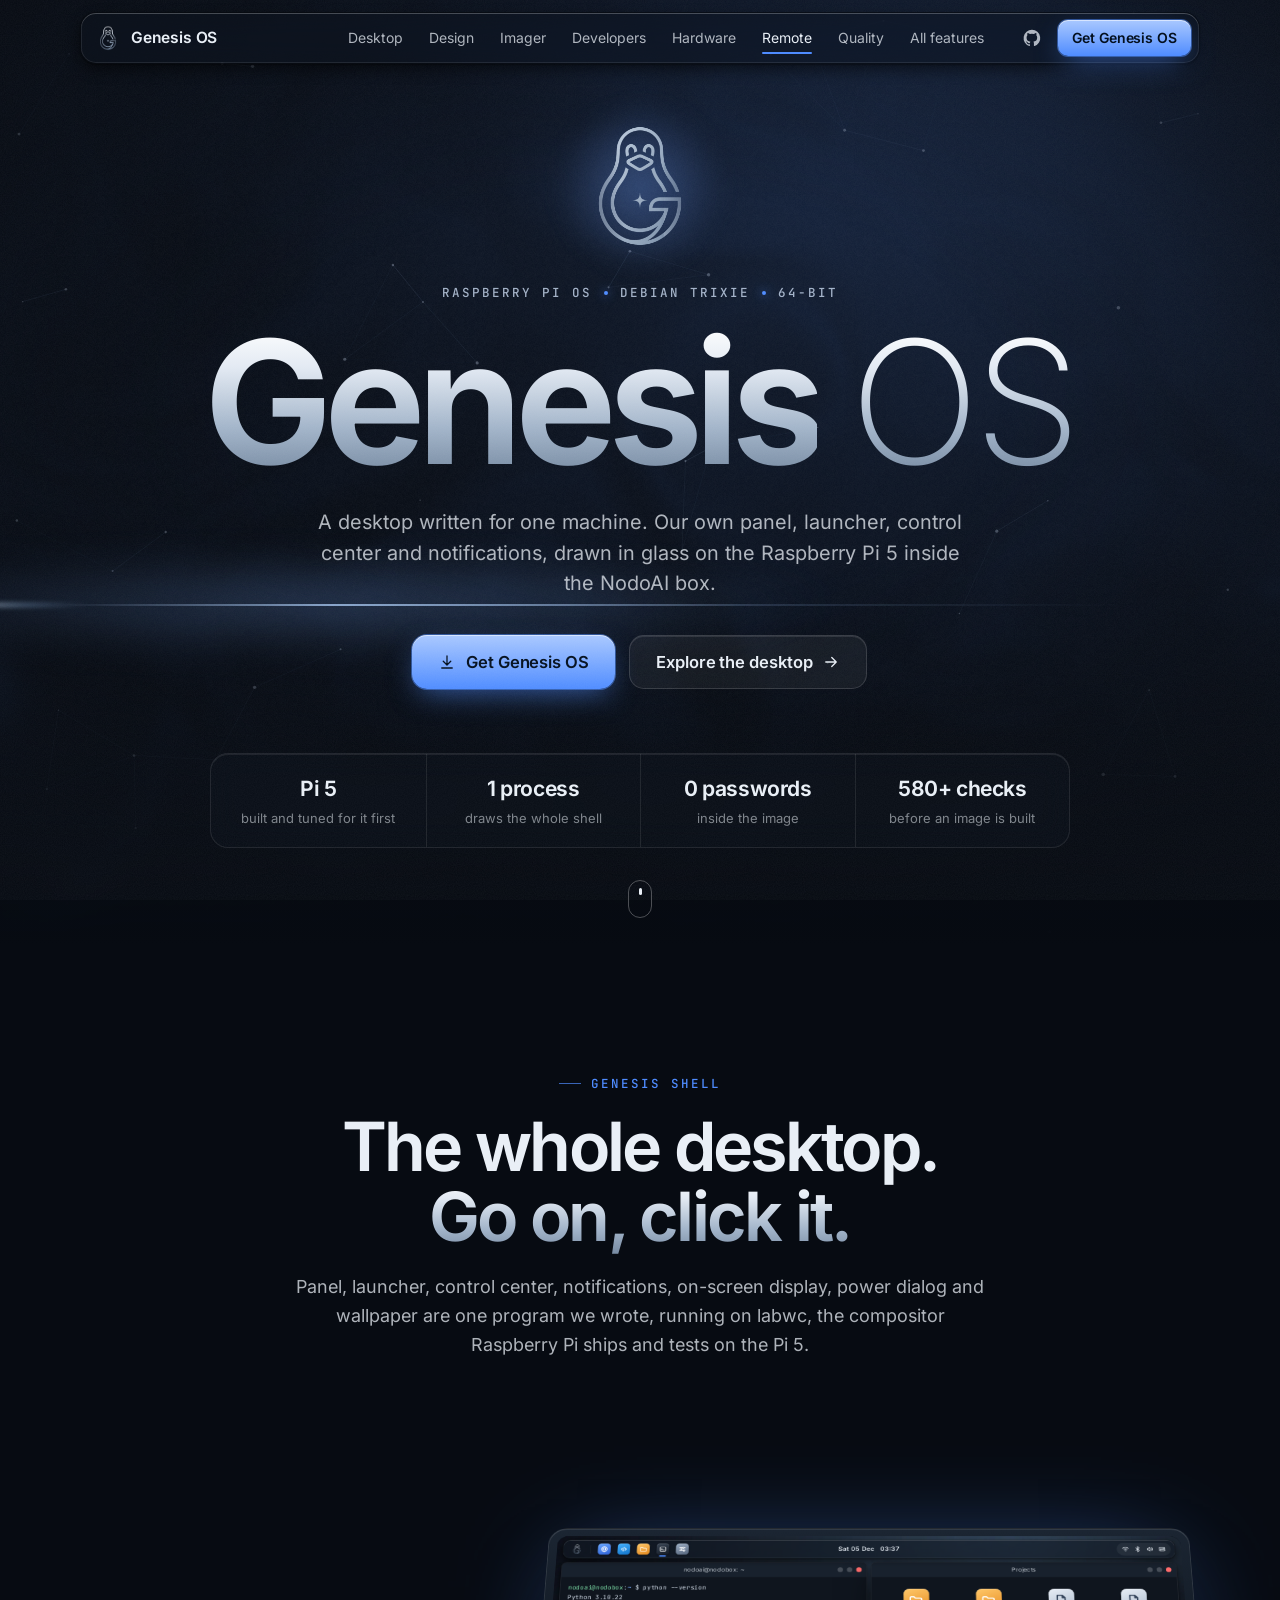
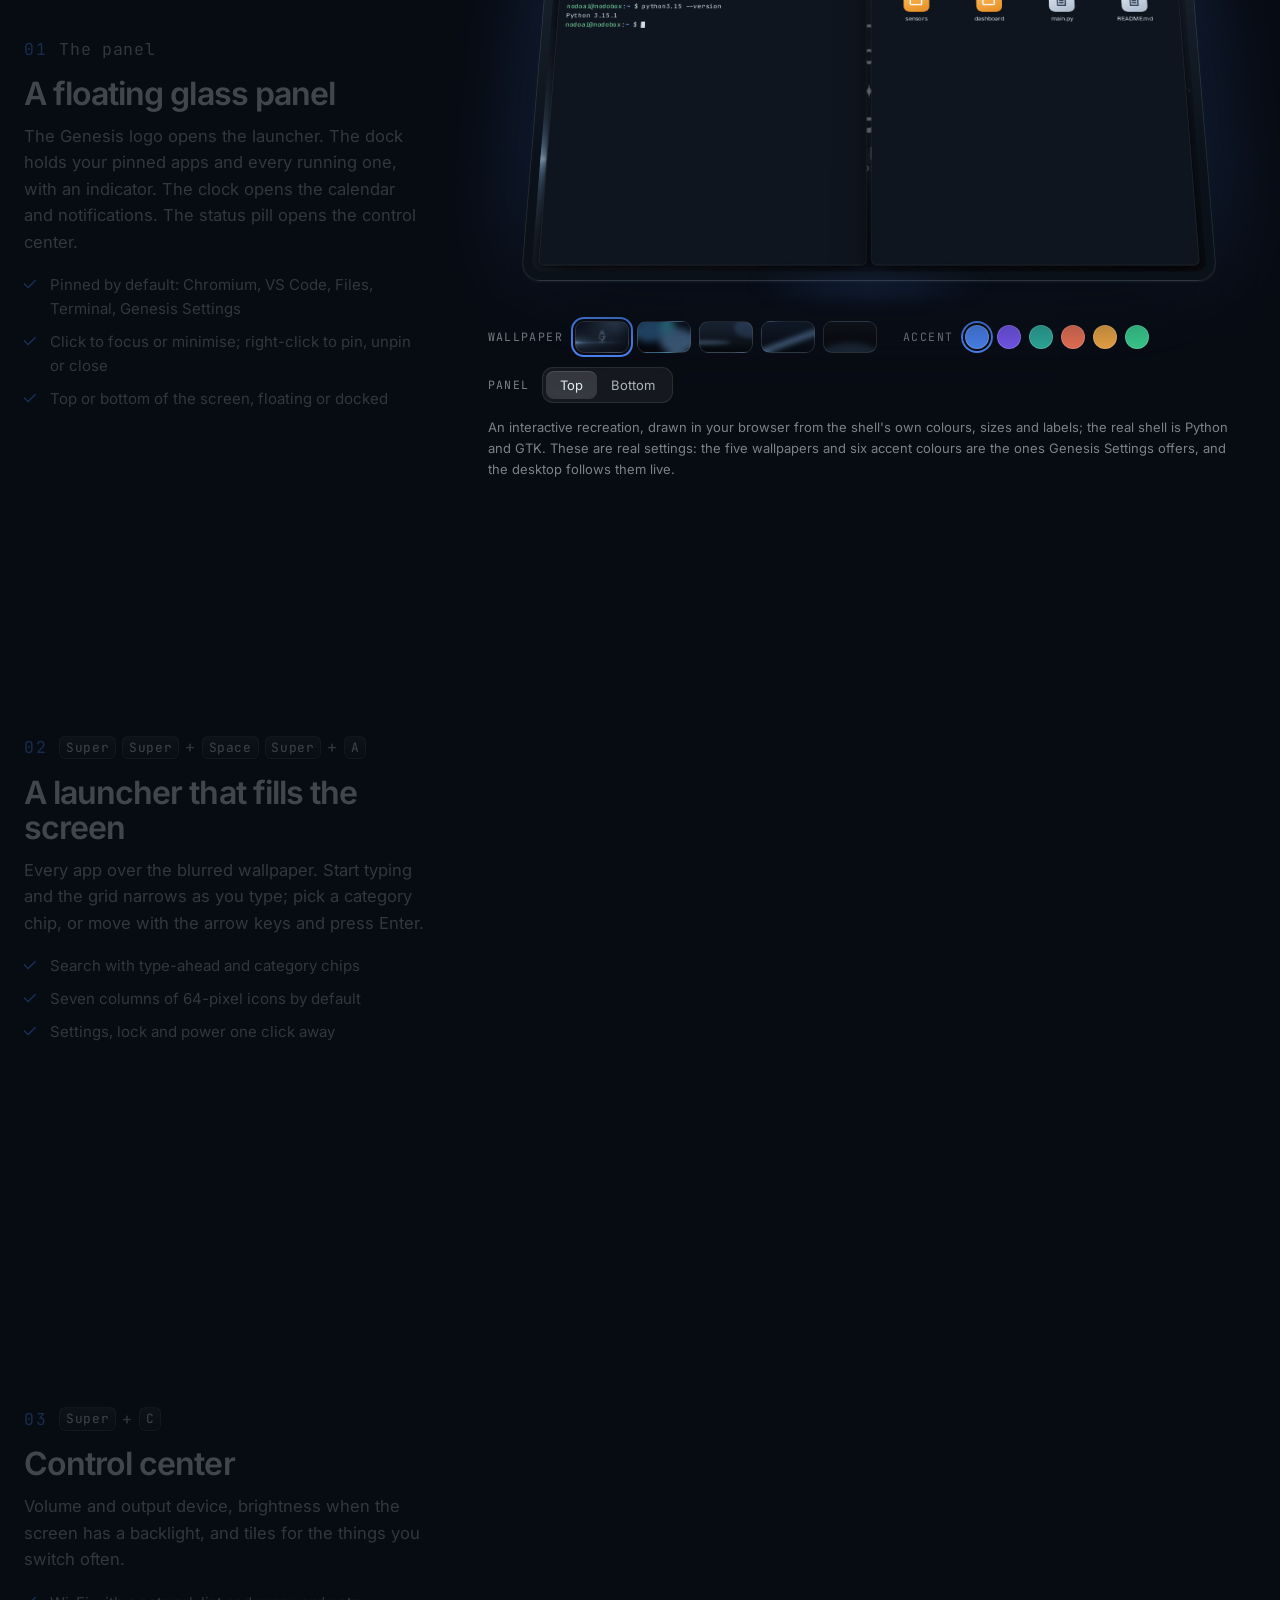
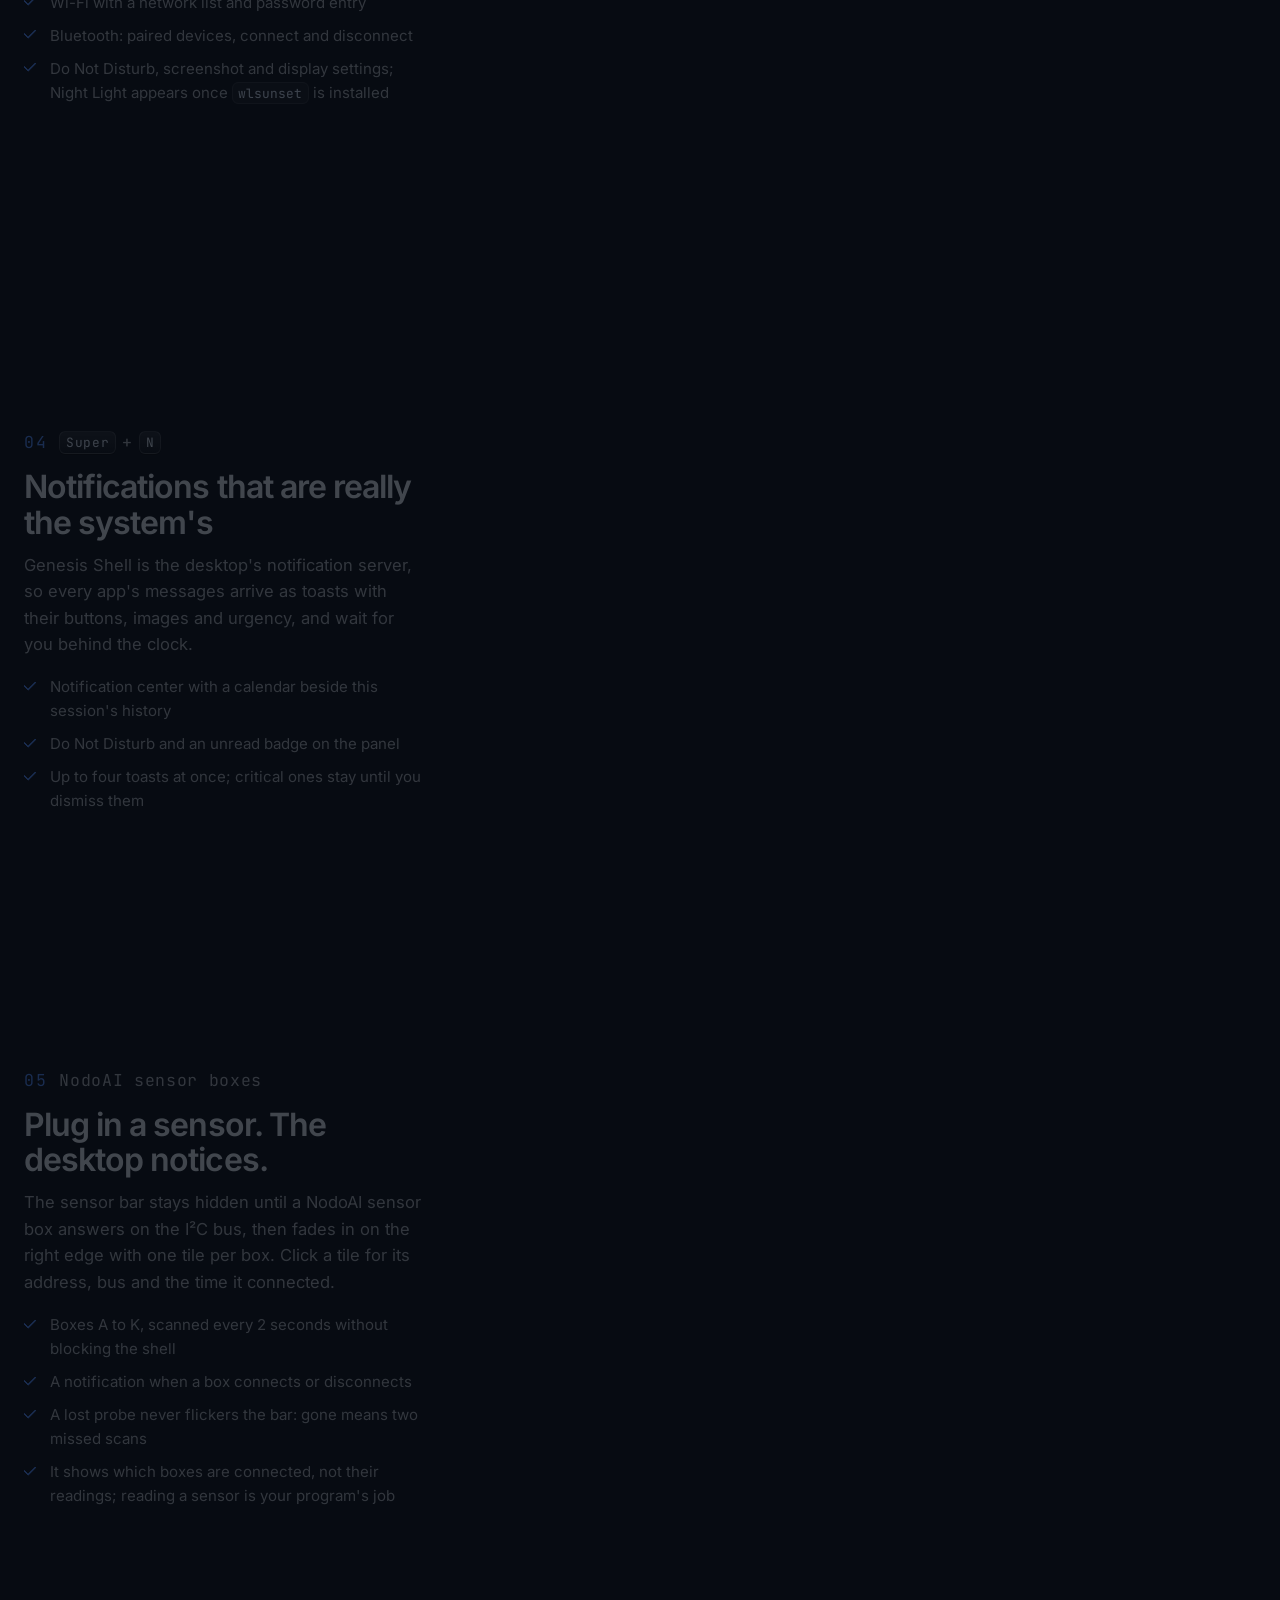
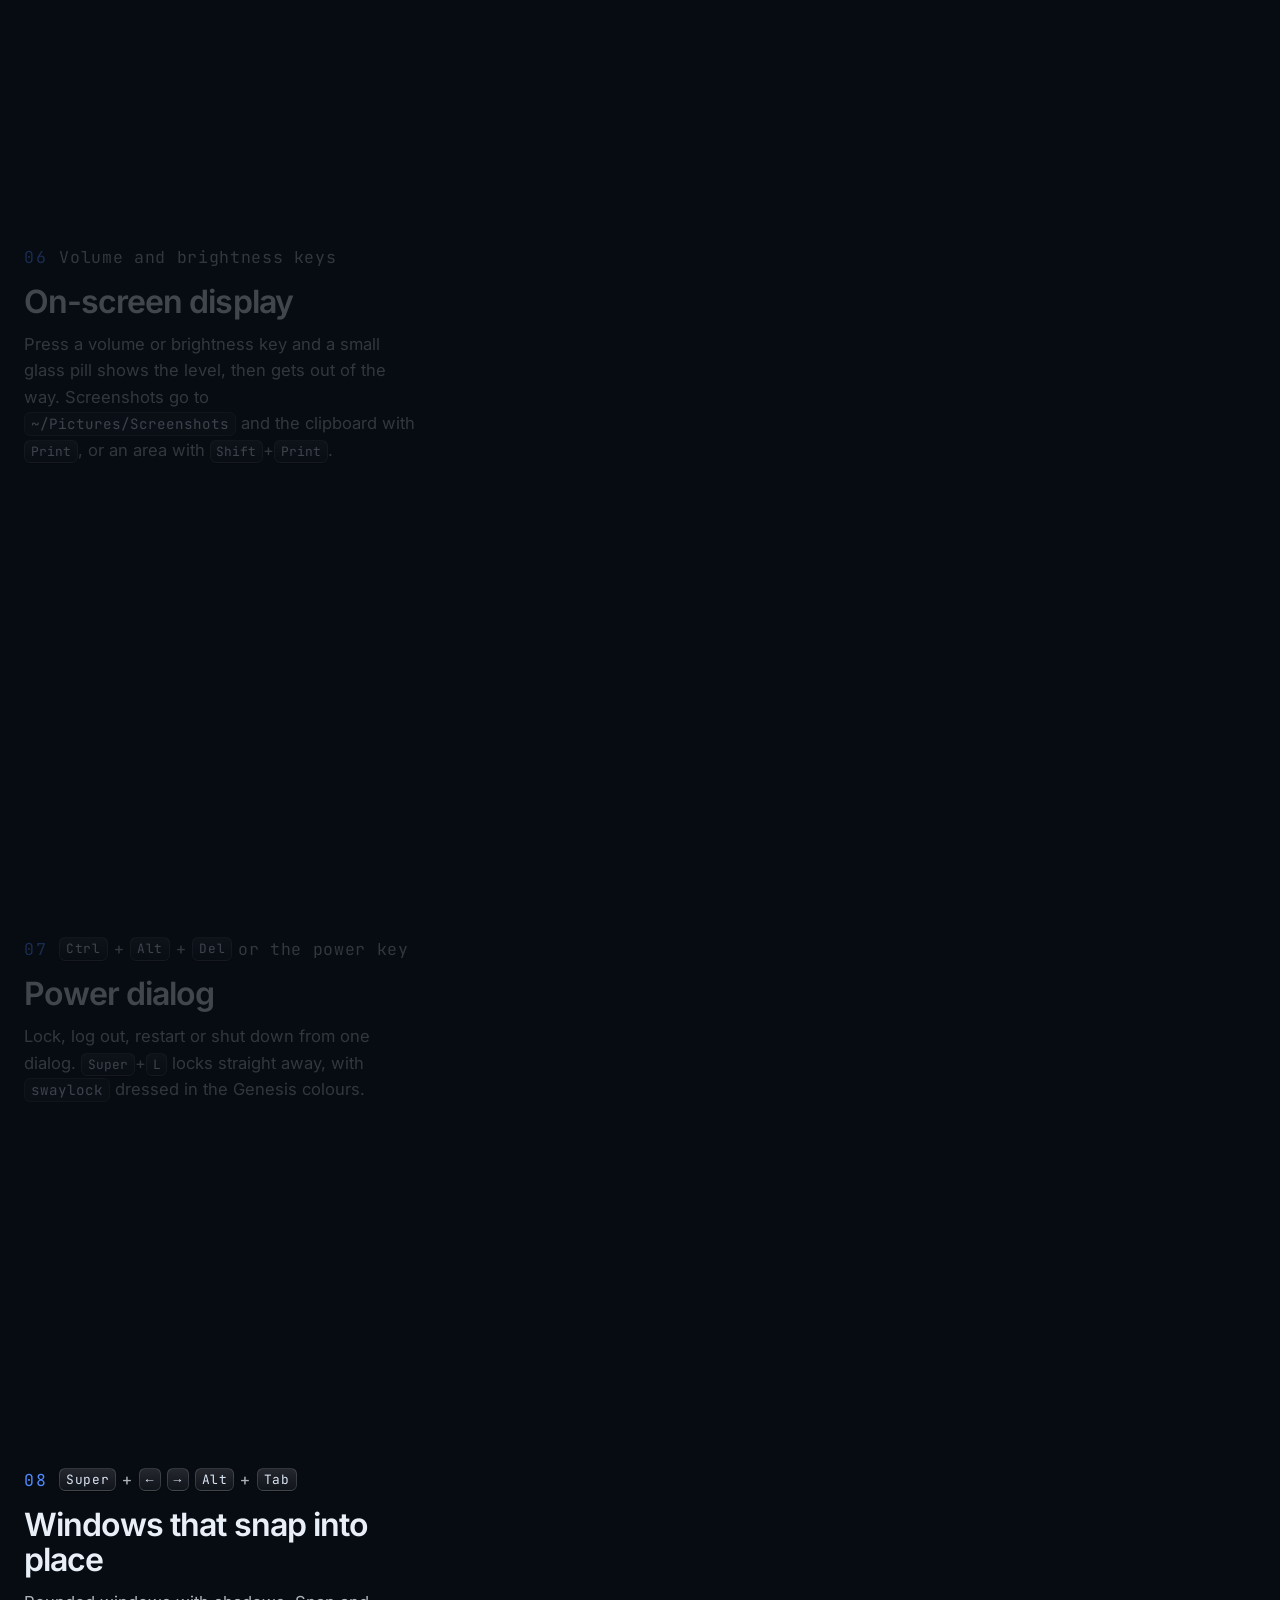
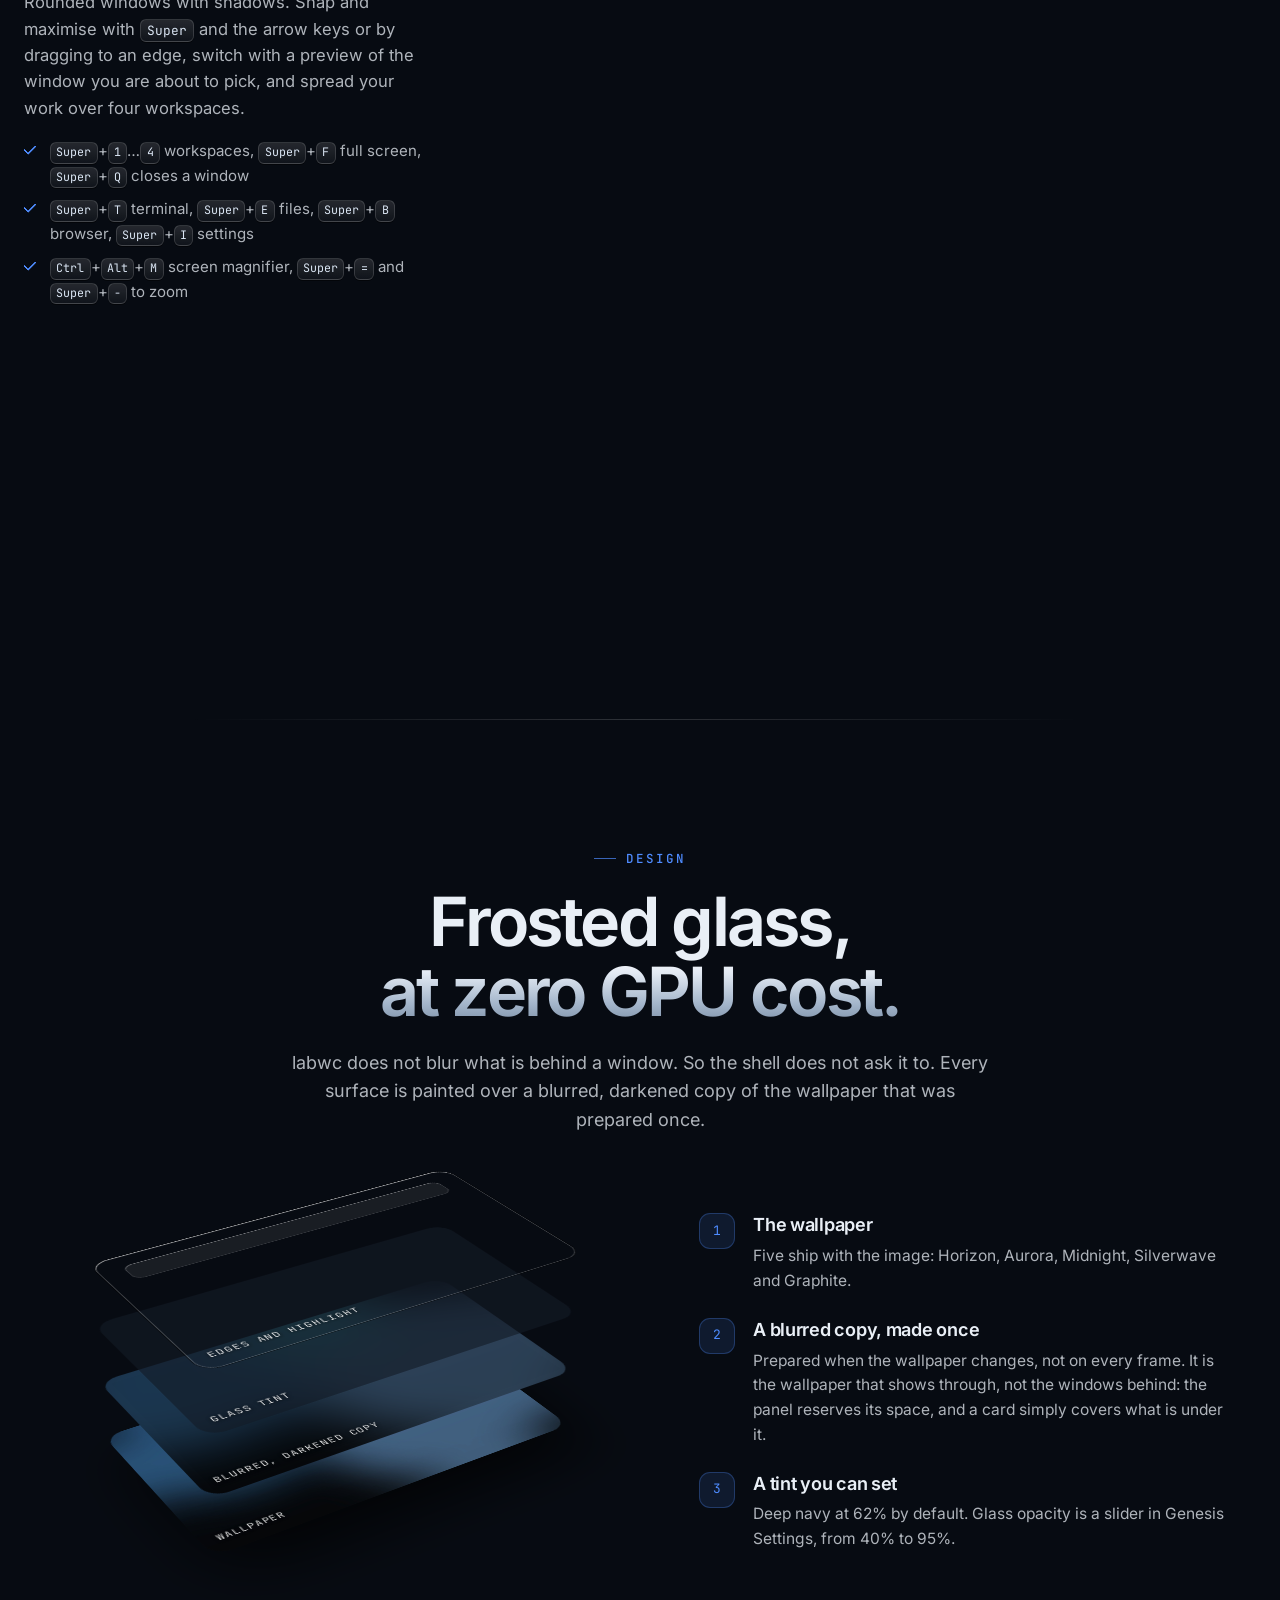
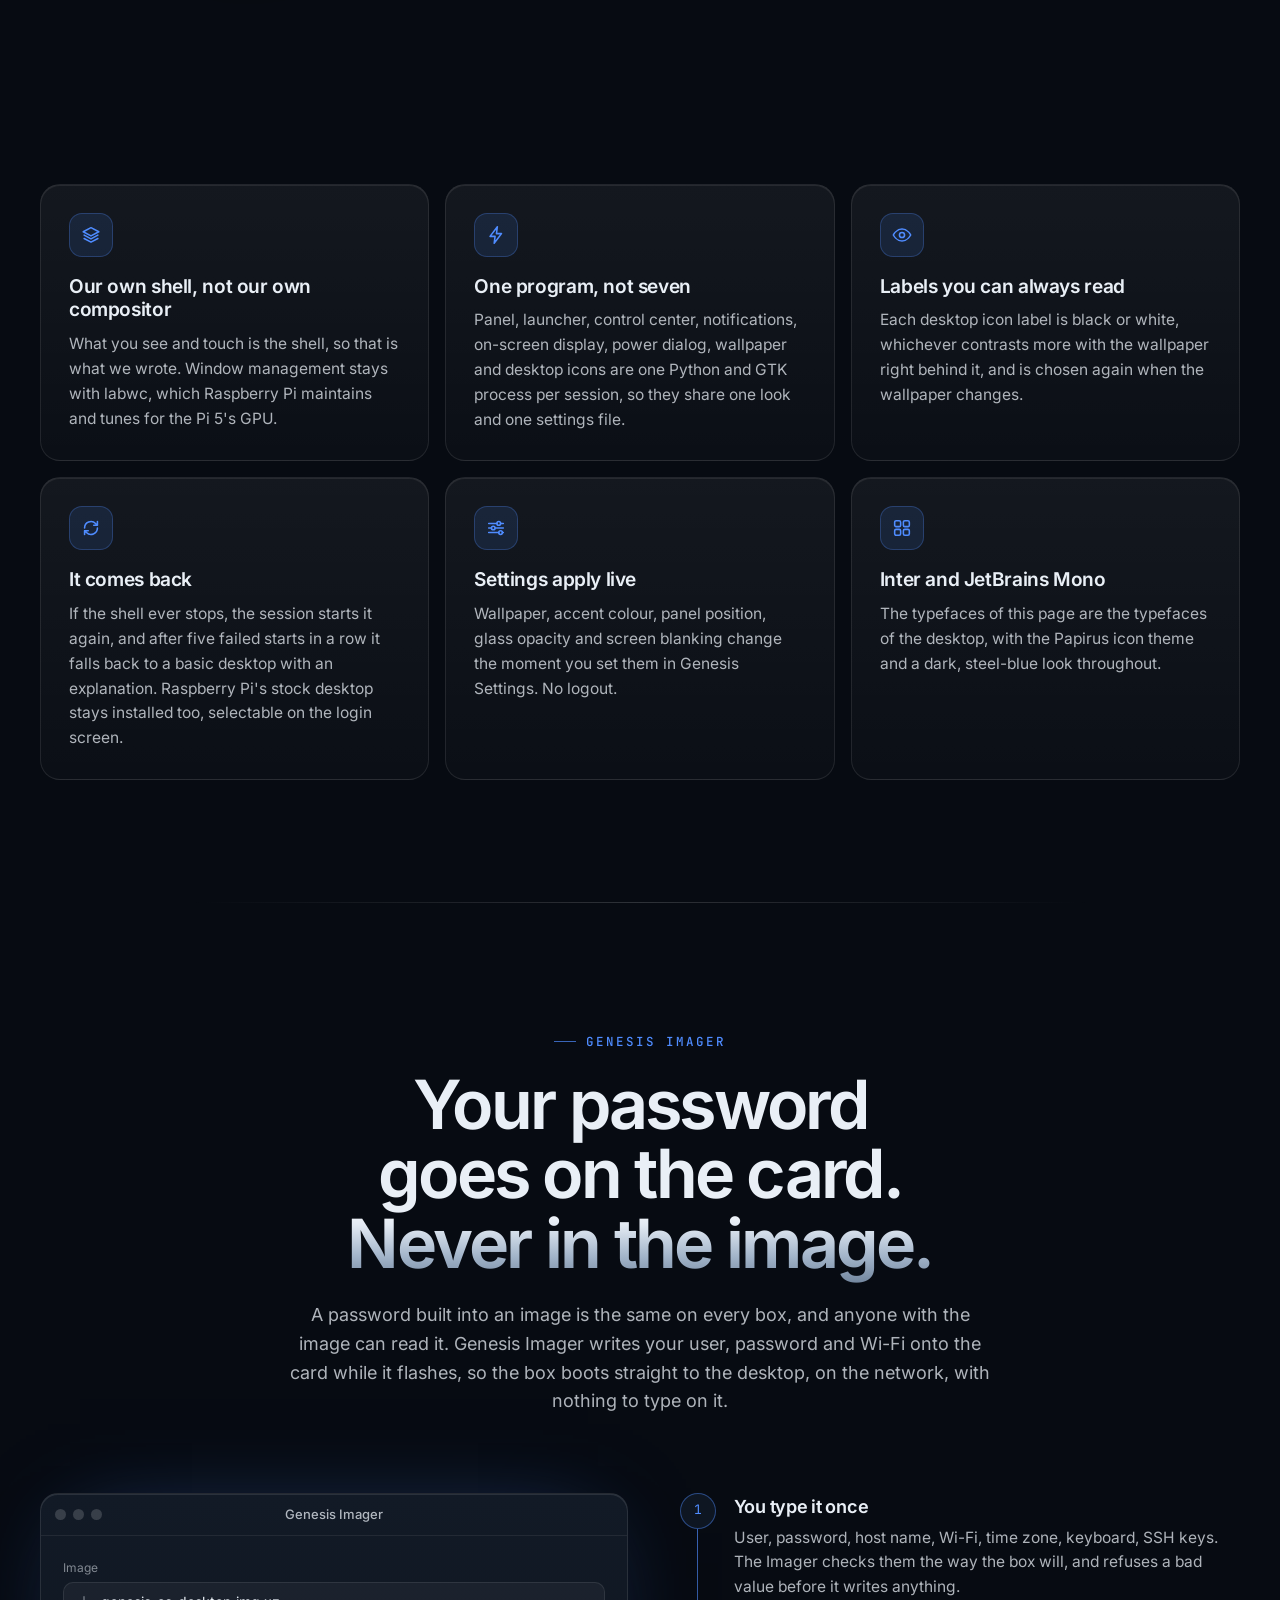
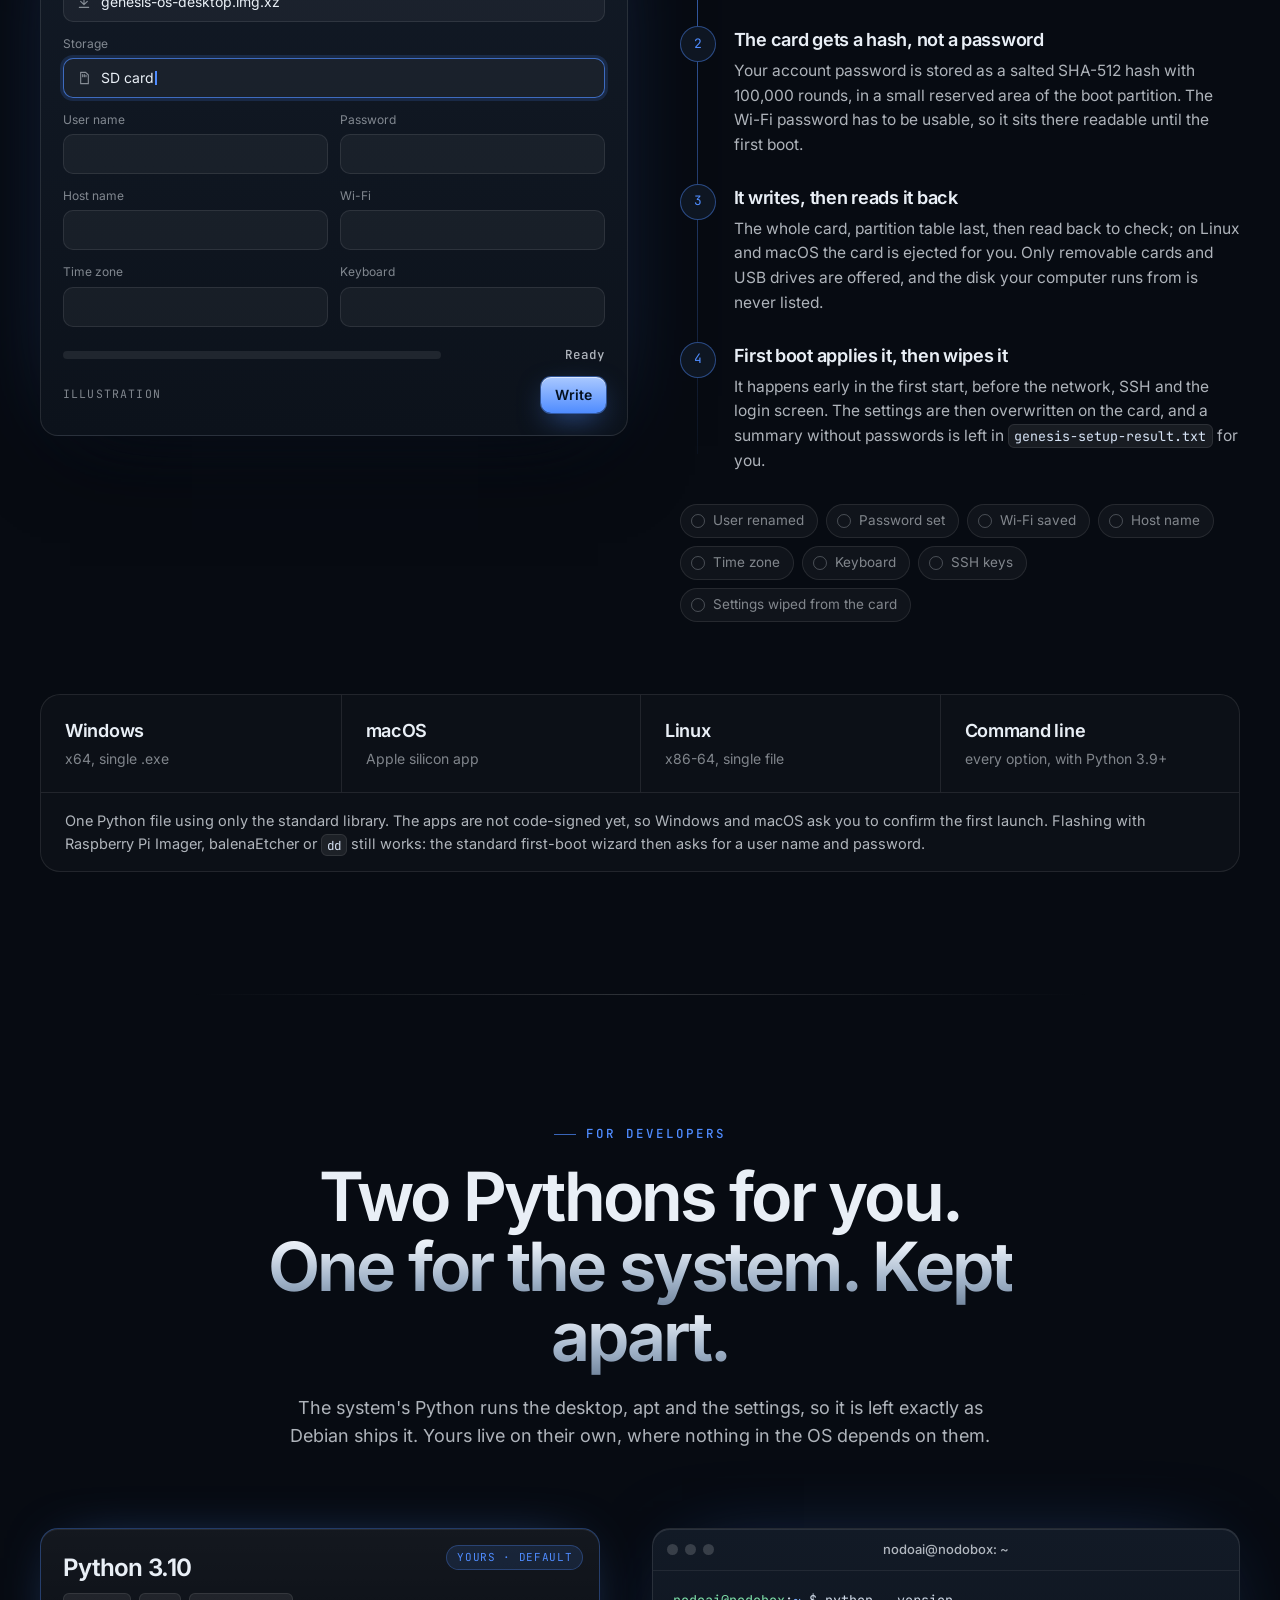
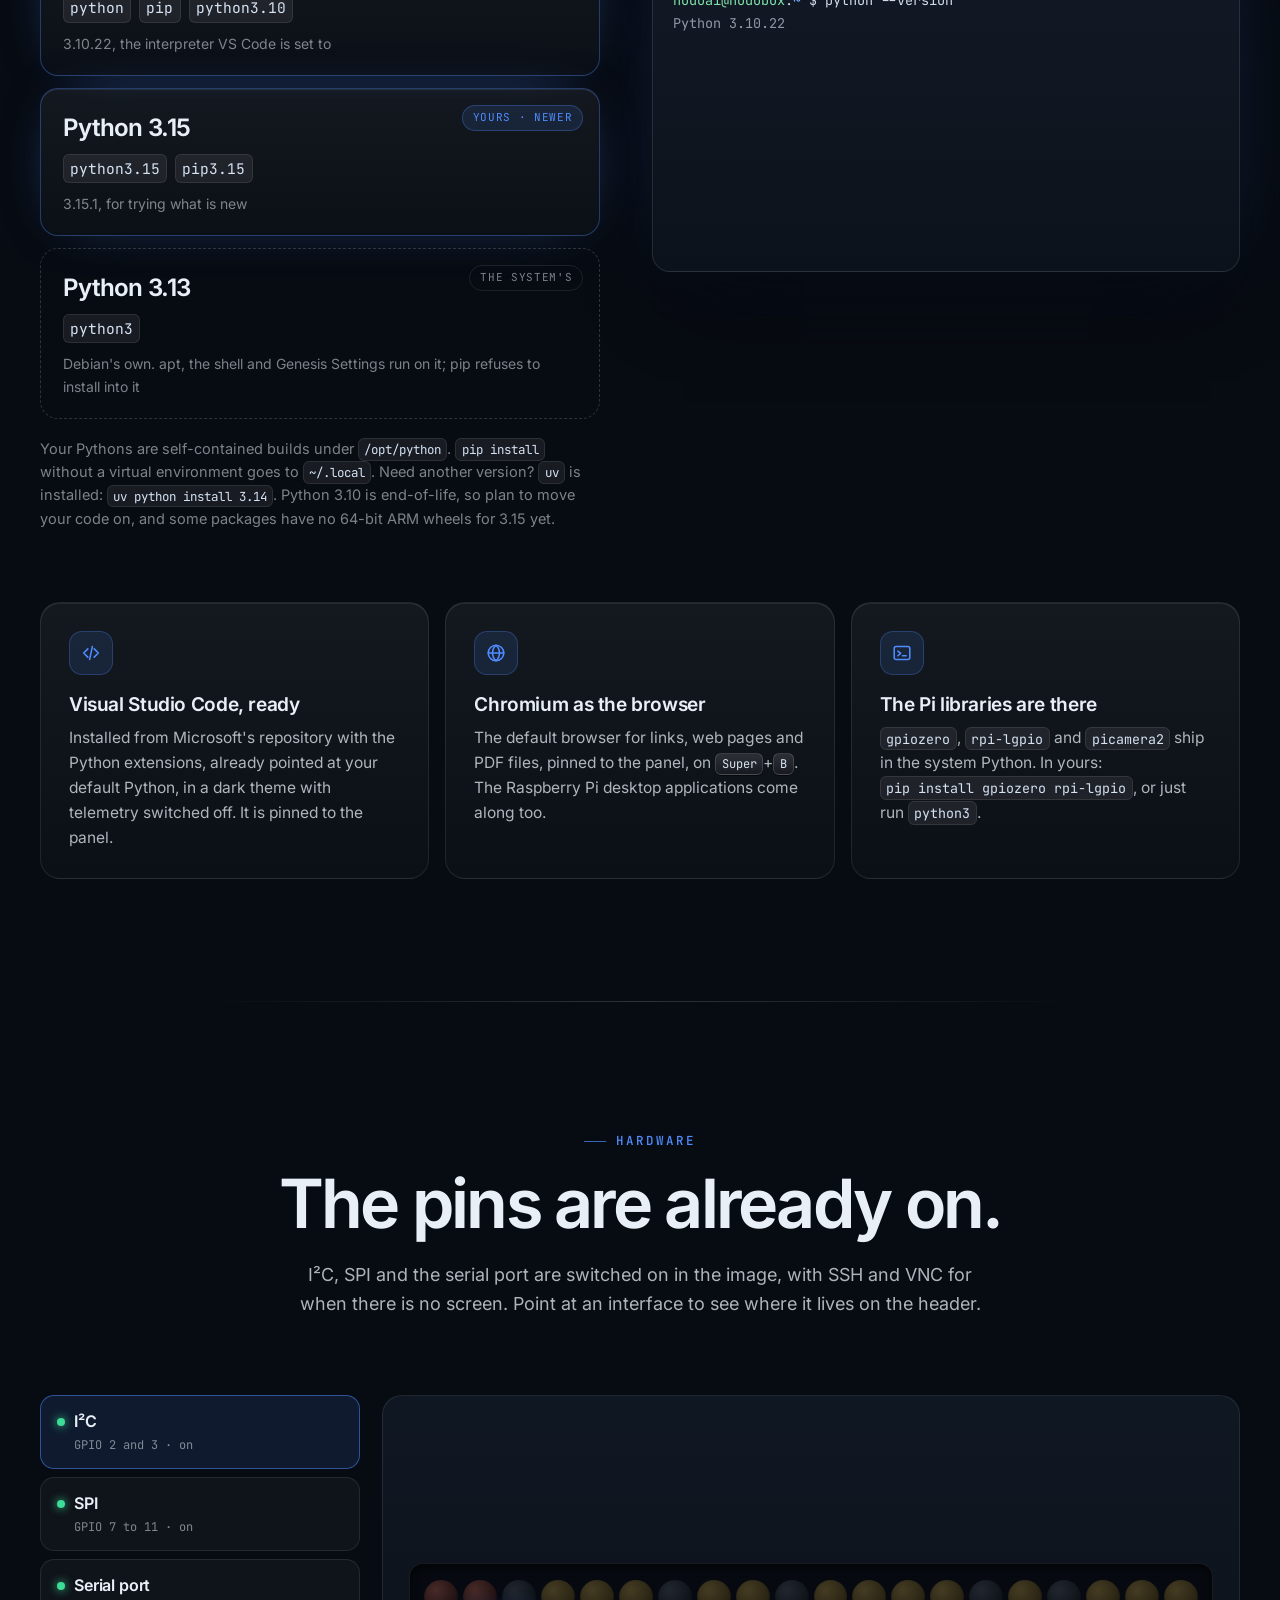
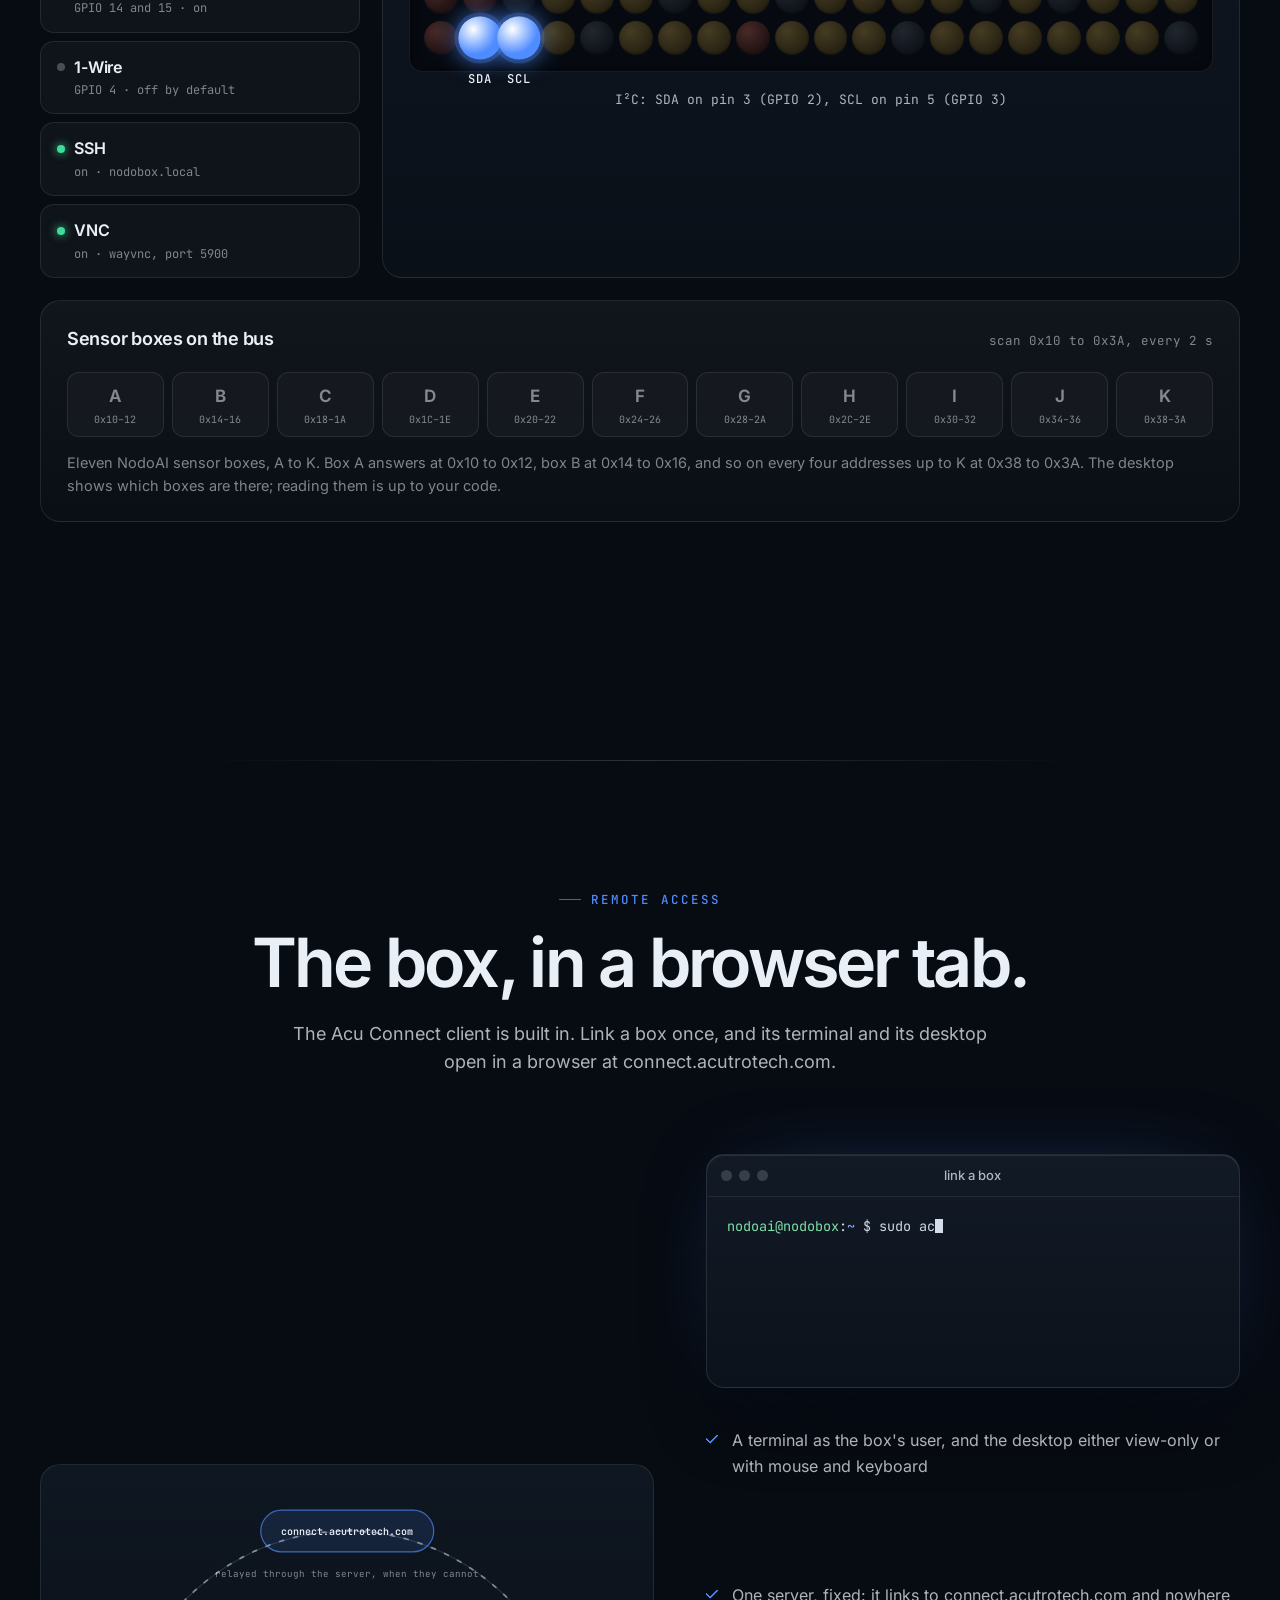
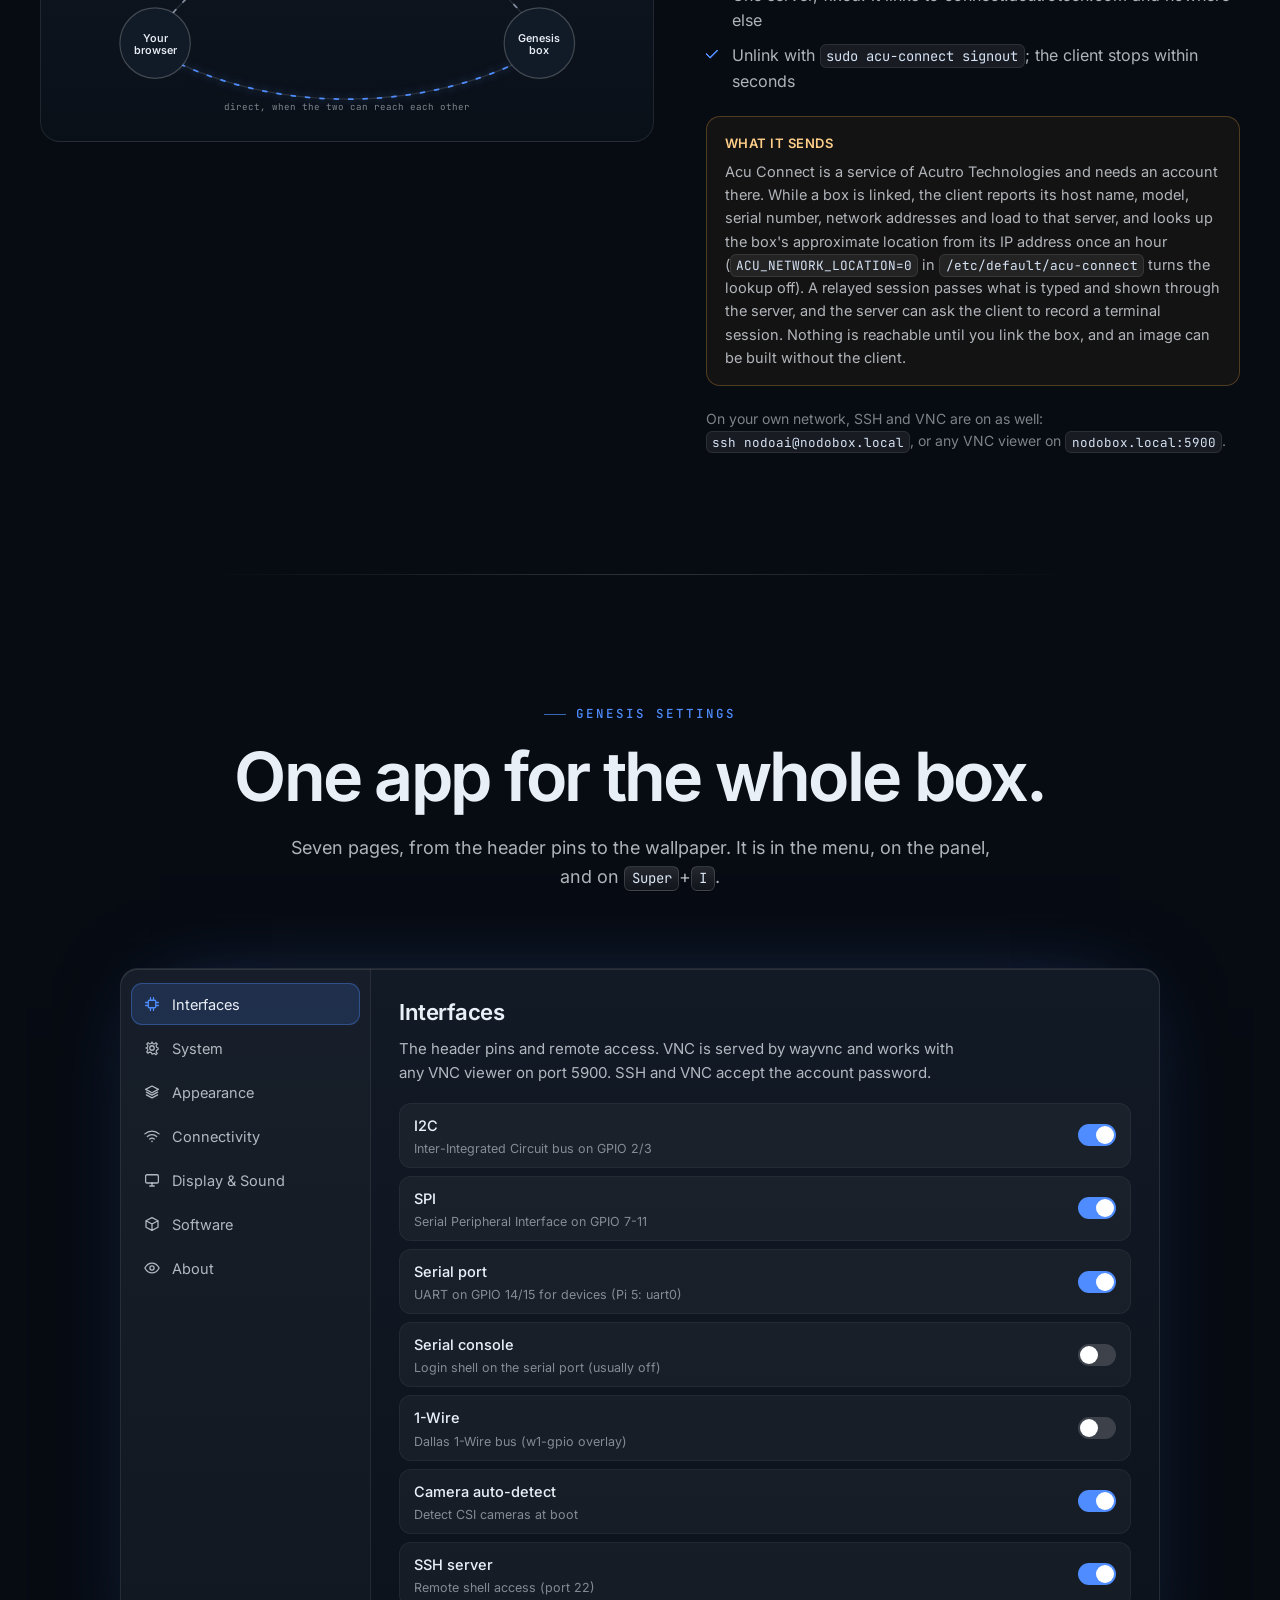
<file: docs/index.html>
<!doctype html>
<html lang="en">
<head>
<meta charset="utf-8">
<meta name="viewport" content="width=device-width, initial-scale=1, viewport-fit=cover">
<title>Genesis OS: the desktop for the NodoAI box</title>
<meta name="description" content="Genesis OS is a Raspberry Pi OS image with its own desktop: Genesis Shell, a glass panel, launcher, control center and notifications written for the Raspberry Pi 5 inside the NodoAI box.">
<meta name="theme-color" content="#070b12">
<meta name="color-scheme" content="dark">
<meta property="og:type" content="website">
<meta property="og:title" content="Genesis OS">
<meta property="og:description" content="A Raspberry Pi OS image with its own desktop, written for the Raspberry Pi 5 inside the NodoAI box.">
<meta property="og:image" content="assets/img/og.jpg">
<meta name="twitter:card" content="summary_large_image">
<link rel="icon" type="image/png" sizes="32x32" href="assets/img/favicon-32.png">
<link rel="apple-touch-icon" href="assets/img/apple-touch-icon.png">
<link rel="preload" href="assets/fonts/inter-var.woff2" as="font" type="font/woff2" crossorigin>
<link rel="stylesheet" href="assets/css/site.css">
<script>document.documentElement.className += ' js';</script>
</head>
<body>

<!-- icons: drawn for this site (the desktop itself uses the Papirus icon theme) -->
<svg class="sprite" aria-hidden="true" focusable="false">
  <defs>
    <symbol id="i-wifi" viewBox="0 0 24 24"><path d="M2.5 9.2a14 14 0 0 1 19 0M5.8 12.7a9.2 9.2 0 0 1 12.4 0M9 16.1a4.5 4.5 0 0 1 6 0"/><circle cx="12" cy="19.2" r="1.1" fill="currentColor" stroke="none"/></symbol>
    <symbol id="i-bt" viewBox="0 0 24 24"><path d="M7 7.5l10 9-5 4.5V3l5 4.5-10 9"/></symbol>
    <symbol id="i-vol" viewBox="0 0 24 24"><path d="M4 9.5h3.2L12 5.5v13l-4.8-4H4zM15.5 9a4.2 4.2 0 0 1 0 6M18 6.5a7.8 7.8 0 0 1 0 11"/></symbol>
    <symbol id="i-sun" viewBox="0 0 24 24"><circle cx="12" cy="12" r="3.6"/><path d="M12 3v2.2M12 18.8V21M3 12h2.2M18.8 12H21M5.6 5.6l1.6 1.6M16.8 16.8l1.6 1.6M18.4 5.6l-1.6 1.6M7.2 16.8l-1.6 1.6"/></symbol>
    <symbol id="i-bell" viewBox="0 0 24 24"><path d="M6 16.5V11a6 6 0 0 1 12 0v5.5l1.5 1.5h-15zM10 20.5a2.2 2.2 0 0 0 4 0"/></symbol>
    <symbol id="i-moon" viewBox="0 0 24 24"><path d="M19.5 14.2A8 8 0 0 1 9.8 4.5a8 8 0 1 0 9.7 9.7z"/></symbol>
    <symbol id="i-camera" viewBox="0 0 24 24"><path d="M4 8h3.2l1.4-2h6.8l1.4 2H20v10.5H4z"/><circle cx="12" cy="13" r="3.2"/></symbol>
    <symbol id="i-display" viewBox="0 0 24 24"><rect x="3.5" y="5" width="17" height="11" rx="1.6"/><path d="M9 20h6M12 16v4"/></symbol>
    <symbol id="i-power" viewBox="0 0 24 24"><path d="M12 3.5v8M7 6.6a7.5 7.5 0 1 0 10 0"/></symbol>
    <symbol id="i-lock" viewBox="0 0 24 24"><rect x="5.5" y="10.5" width="13" height="9.5" rx="2"/><path d="M8.5 10.5V8a3.5 3.5 0 0 1 7 0v2.5"/></symbol>
    <symbol id="i-logout" viewBox="0 0 24 24"><path d="M14 4.5H6.5v15H14M10.5 12H20M16.5 8.5L20 12l-3.5 3.5"/></symbol>
    <symbol id="i-restart" viewBox="0 0 24 24"><path d="M19 12a7 7 0 1 1-2.2-5.1M19 4.5v4h-4"/></symbol>
    <symbol id="i-gear" viewBox="0 0 24 24"><circle cx="12" cy="12" r="3"/><path d="M12 3.2l1.2 2.4 2.6.5 1.9-1.7 2 2-1.7 1.9.5 2.6 2.4 1.1v2l-2.4 1.2-.5 2.6 1.7 1.9-2 2-1.9-1.7-2.6.5L12 20.8l-1.2-2.4-2.6-.5-1.9 1.7-2-2 1.7-1.9-.5-2.6L3.2 12l2.4-1.2.5-2.6-1.7-1.9 2-2 1.9 1.7 2.6-.5z" transform="translate(12 12) scale(.92) translate(-12 -12)"/></symbol>
    <symbol id="i-search" viewBox="0 0 24 24"><circle cx="10.8" cy="10.8" r="6.3"/><path d="M15.5 15.5L20 20"/></symbol>
    <symbol id="i-sliders" viewBox="0 0 24 24"><path d="M4 7h9M17 7h3M4 12h3M11 12h9M4 17h11M19 17h1"/><circle cx="15" cy="7" r="2"/><circle cx="9" cy="12" r="2"/><circle cx="17" cy="17" r="2"/></symbol>
    <symbol id="i-arrow" viewBox="0 0 24 24"><path d="M5 12h14M13 6l6 6-6 6"/></symbol>
    <symbol id="i-down" viewBox="0 0 24 24"><path d="M12 4v11M7 11l5 5 5-5M5 20h14"/></symbol>
    <symbol id="i-check" viewBox="0 0 24 24"><path d="M5 12.5l4.5 4.5L19 7.5"/></symbol>
    <symbol id="i-x" viewBox="0 0 24 24"><path d="M6 6l12 12M18 6L6 18"/></symbol>
    <symbol id="i-chev" viewBox="0 0 24 24"><path d="M9 6l6 6-6 6"/></symbol>
    <symbol id="i-chip" viewBox="0 0 24 24"><rect x="7" y="7" width="10" height="10" rx="1.6"/><path d="M10 3.5V7M14 3.5V7M10 17v3.5M14 17v3.5M3.5 10H7M3.5 14H7M17 10h3.5M17 14h3.5"/></symbol>
    <symbol id="i-terminal" viewBox="0 0 24 24"><rect x="3.5" y="5" width="17" height="14" rx="2.2"/><path d="M7.5 10l3 2.5-3 2.5M12.5 15h4"/></symbol>
    <symbol id="i-folder" viewBox="0 0 24 24"><path d="M3.5 7.5a1.5 1.5 0 0 1 1.5-1.5h4.2l2 2.2H19a1.5 1.5 0 0 1 1.5 1.5v8a1.5 1.5 0 0 1-1.5 1.5H5a1.5 1.5 0 0 1-1.5-1.5z"/></symbol>
    <symbol id="i-globe" viewBox="0 0 24 24"><circle cx="12" cy="12" r="8.5"/><path d="M3.5 12h17M12 3.5c2.6 2.4 3.8 5.2 3.8 8.5S14.6 18.1 12 20.5c-2.6-2.4-3.8-5.2-3.8-8.5S9.400 5.9 12 3.5z"/></symbol>
    <symbol id="i-code" viewBox="0 0 24 24"><path d="M8.500 7.500L4 12l4.500 4.500M15.500 7.500L20 12l-4.500 4.500M13.500 5l-3 14"/></symbol>
    <symbol id="i-home" viewBox="0 0 24 24"><path d="M4 11.200L12 4.500l8 6.700V19.500h-5.500v-5h-5v5H4z"/></symbol>
    <symbol id="i-trash" viewBox="0 0 24 24"><path d="M5 7h14M9.500 7V4.800h5V7M7 7l.8 12.500h8.400L17 7M10.200 10.500v6M13.800 10.500v6"/></symbol>
    <symbol id="i-file" viewBox="0 0 24 24"><path d="M6.500 3.500h7.500l4 4V20.500H6.500zM14 3.500v4h4M9.500 12.500h5.500M9.500 16h5.500"/></symbol>
    <symbol id="i-shield" viewBox="0 0 24 24"><path d="M12 3.500l7 2.600v5.400c0 4.300-2.700 7.400-7 9-4.300-1.600-7-4.700-7-9V6.100z"/><path d="M9 12l2.200 2.200L15.200 10"/></symbol>
    <symbol id="i-grid" viewBox="0 0 24 24"><rect x="4" y="4" width="6.500" height="6.500" rx="1.600"/><rect x="13.500" y="4" width="6.500" height="6.500" rx="1.600"/><rect x="4" y="13.500" width="6.500" height="6.500" rx="1.600"/><rect x="13.500" y="13.500" width="6.500" height="6.500" rx="1.600"/></symbol>
    <symbol id="i-cc" viewBox="0 0 24 24"><rect x="3.500" y="6" width="17" height="5" rx="2.500"/><rect x="3.500" y="13" width="17" height="5" rx="2.500"/><circle cx="16.800" cy="8.500" r="1.300" fill="currentColor" stroke="none"/><circle cx="7.200" cy="15.500" r="1.300" fill="currentColor" stroke="none"/></symbol>
    <symbol id="i-layers" viewBox="0 0 24 24"><path d="M12 4l8.500 4.500L12 13 3.500 8.500zM4.500 12.200L12 16.200l7.500-4M4.500 15.800L12 19.800l7.500-4"/></symbol>
    <symbol id="i-sd" viewBox="0 0 24 24"><path d="M7 3.500h7.500L18.500 7.500V20.500H7zM10 7v3M12.500 7v3M15 8v2"/></symbol>
    <symbol id="i-key" viewBox="0 0 24 24"><circle cx="8" cy="14" r="3.800"/><path d="M10.800 11.200L19.500 4M16 7l2.500 2.500M13.500 9l2 2"/></symbol>
    <symbol id="i-refresh" viewBox="0 0 24 24"><path d="M5 12a7 7 0 0 1 12-4.900L19 9M19 12a7 7 0 0 1-12 4.900L5 15M19 5v4h-4M5 19v-4h4"/></symbol>
    <symbol id="i-github" viewBox="0 0 24 24"><path fill="currentColor" stroke="none" d="M12 2.200a10 10 0 0 0-3.200 19.500c.5.100.700-.200.700-.500v-1.800c-2.800.600-3.400-1.200-3.400-1.200-.500-1.200-1.100-1.500-1.100-1.500-.900-.600.100-.600.100-.600 1 .100 1.500 1 1.500 1 .900 1.500 2.400 1.100 2.900.800.100-.700.400-1.100.600-1.400-2.200-.300-4.600-1.100-4.600-5 0-1.100.400-2 1-2.700-.100-.300-.400-1.300.100-2.700 0 0 .800-.300 2.800 1a9.500 9.500 0 0 1 5 0c1.900-1.300 2.700-1 2.700-1 .500 1.400.200 2.400.100 2.700.600.700 1 1.600 1 2.700 0 3.900-2.300 4.700-4.600 5 .400.300.700.900.700 1.900v2.800c0 .300.200.600.700.500A10 10 0 0 0 12 2.200z"/></symbol>
    <symbol id="i-box" viewBox="0 0 24 24"><path d="M12 3.500l8 4.200v8.600l-8 4.200-8-4.200V7.700zM4 7.700l8 4.300 8-4.300M12 12v8.500"/></symbol>
    <symbol id="i-eye" viewBox="0 0 24 24"><path d="M2.500 12S6 5.500 12 5.500 21.500 12 21.500 12 18 18.500 12 18.500 2.500 12 2.500 12z"/><circle cx="12" cy="12" r="2.800"/></symbol>
    <symbol id="i-bolt" viewBox="0 0 24 24"><path d="M13.500 3L5.500 13.500H11l-1 7.500 8-10.500H12.500z"/></symbol>
  </defs>
</svg>

<a class="skip" href="#main">Skip to content</a>
<div class="progress" aria-hidden="true"><span id="progress-bar"></span></div>

<header class="nav" id="nav">
  <a class="nav-brand" href="#top" aria-label="Genesis OS, top of page">
    <span class="logo-mark" aria-hidden="true"></span>
    <span class="nav-name">Genesis&nbsp;OS</span>
  </a>
  <nav class="nav-links" id="nav-menu" aria-label="Sections">
    <a href="#desktop">Desktop</a>
    <a href="#glass">Design</a>
    <a href="#imager">Imager</a>
    <a href="#developers">Developers</a>
    <a href="#hardware">Hardware</a>
    <a href="#remote">Remote</a>
    <a href="#quality">Quality</a>
    <a href="#everything">All features</a>
  </nav>
  <div class="nav-actions">
    <a class="icon-btn" href="https://github.com/acutotech/genesisOS" aria-label="Genesis OS on GitHub"><svg><use href="#i-github"/></svg></a>
    <a class="btn btn-primary btn-sm" href="#download">Get Genesis OS</a>
    <button class="nav-toggle" type="button" aria-expanded="false" aria-controls="nav-menu" aria-label="Menu"><span></span><span></span></button>
  </div>
</header>

<main id="main">

<!-- ================================================================== hero -->
<section class="hero" id="top">
  <canvas class="hero-aurora" id="aurora" aria-hidden="true"></canvas>
  <canvas class="hero-stars" id="stars" aria-hidden="true"></canvas>
  <div class="hero-streak" aria-hidden="true"></div>
  <div class="hero-vignette" aria-hidden="true"></div>

  <div class="hero-inner">
    <div class="hero-logo" aria-hidden="true"><span class="hero-logo-glow"></span><span class="hero-logo-mark"></span></div>
    <p class="eyebrow hero-eyebrow"><span>Raspberry Pi OS</span><i></i><span>Debian trixie</span><i></i><span>64-bit</span></p>
    <h1 class="hero-title"><span class="line"><span>Genesis</span></span> <span class="line"><span class="thin">OS</span></span></h1>
    <p class="hero-lead">A desktop written for one machine. Our own panel, launcher, control center and notifications, drawn in glass on the Raspberry&nbsp;Pi&nbsp;5 inside the NodoAI box.</p>
    <div class="hero-cta">
      <a class="btn btn-primary btn-lg magnetic" href="#download"><svg><use href="#i-down"/></svg><span>Get Genesis OS</span></a>
      <a class="btn btn-ghost btn-lg magnetic" href="#desktop"><span>Explore the desktop</span><svg><use href="#i-arrow"/></svg></a>
    </div>
    <ul class="hero-facts" aria-label="At a glance">
      <li><b>Pi&nbsp;5</b><span>built and tuned for it first</span></li>
      <li><b>1 process</b><span>draws the whole shell</span></li>
      <li><b>0 passwords</b><span>inside the image</span></li>
      <li><b>580+ checks</b><span>before an image is built</span></li>
    </ul>
  </div>
  <a class="hero-scroll" href="#desktop" aria-label="Scroll to the desktop"><span></span></a>
</section>

<!-- ============================================================== desktop -->
<section class="tour" id="desktop" aria-labelledby="desktop-title">
  <div class="section-head" data-reveal>
    <p class="eyebrow">Genesis Shell</p>
    <h2 id="desktop-title">The whole desktop.<br><span class="silver">Go on, click it.</span></h2>
    <p class="lead">Panel, launcher, control center, notifications, on-screen display, power dialog and wallpaper are one program we wrote, running on labwc, the compositor Raspberry Pi ships and tests on the Pi&nbsp;5.</p>
  </div>

  <div class="tour-grid">
    <div class="tour-steps" id="tour-steps">

      <article class="step is-active" data-state="desktop">
        <p class="step-keys"><span class="step-n">01</span> The panel</p>
        <h3>A floating glass panel</h3>
        <p>The Genesis logo opens the launcher. The dock holds your pinned apps and every running one, with an indicator. The clock opens the calendar and notifications. The status pill opens the control center.</p>
        <ul class="ticks">
          <li>Pinned by default: Chromium, VS Code, Files, Terminal, Genesis Settings</li>
          <li>Click to focus or minimise; right-click to pin, unpin or close</li>
          <li>Top or bottom of the screen, floating or docked</li>
        </ul>
      </article>

      <article class="step" data-state="launcher">
        <p class="step-keys"><span class="step-n">02</span> <kbd>Super</kbd> <kbd>Super</kbd>+<kbd>Space</kbd> <kbd>Super</kbd>+<kbd>A</kbd></p>
        <h3>A launcher that fills the screen</h3>
        <p>Every app over the blurred wallpaper. Start typing and the grid narrows as you type; pick a category chip, or move with the arrow keys and press Enter.</p>
        <ul class="ticks">
          <li>Search with type-ahead and category chips</li>
          <li>Seven columns of 64-pixel icons by default</li>
          <li>Settings, lock and power one click away</li>
        </ul>
      </article>

      <article class="step" data-state="cc">
        <p class="step-keys"><span class="step-n">03</span> <kbd>Super</kbd>+<kbd>C</kbd></p>
        <h3>Control center</h3>
        <p>Volume and output device, brightness when the screen has a backlight, and tiles for the things you switch often.</p>
        <ul class="ticks">
          <li>Wi-Fi with a network list and password entry</li>
          <li>Bluetooth: paired devices, connect and disconnect</li>
          <li>Do Not Disturb, screenshot and display settings; Night Light appears once <code>wlsunset</code> is installed</li>
        </ul>
      </article>

      <article class="step" data-state="nc">
        <p class="step-keys"><span class="step-n">04</span> <kbd>Super</kbd>+<kbd>N</kbd></p>
        <h3>Notifications that are really the system's</h3>
        <p>Genesis Shell is the desktop's notification server, so every app's messages arrive as toasts with their buttons, images and urgency, and wait for you behind the clock.</p>
        <ul class="ticks">
          <li>Notification center with a calendar beside this session's history</li>
          <li>Do Not Disturb and an unread badge on the panel</li>
          <li>Up to four toasts at once; critical ones stay until you dismiss them</li>
        </ul>
      </article>

      <article class="step" data-state="sensors">
        <p class="step-keys"><span class="step-n">05</span> NodoAI sensor boxes</p>
        <h3>Plug in a sensor. The desktop notices.</h3>
        <p>The sensor bar stays hidden until a NodoAI sensor box answers on the I²C bus, then fades in on the right edge with one tile per box. Click a tile for its address, bus and the time it connected.</p>
        <ul class="ticks">
          <li>Boxes A to K, scanned every 2 seconds without blocking the shell</li>
          <li>A notification when a box connects or disconnects</li>
          <li>A lost probe never flickers the bar: gone means two missed scans</li>
          <li>It shows which boxes are connected, not their readings; reading a sensor is your program's job</li>
        </ul>
      </article>

      <article class="step" data-state="osd">
        <p class="step-keys"><span class="step-n">06</span> Volume and brightness keys</p>
        <h3>On-screen display</h3>
        <p>Press a volume or brightness key and a small glass pill shows the level, then gets out of the way. Screenshots go to <code>~/Pictures/Screenshots</code> and the clipboard with <kbd>Print</kbd>, or an area with <kbd>Shift</kbd>+<kbd>Print</kbd>.</p>
      </article>

      <article class="step" data-state="power">
        <p class="step-keys"><span class="step-n">07</span> <kbd>Ctrl</kbd>+<kbd>Alt</kbd>+<kbd>Del</kbd> or the power key</p>
        <h3>Power dialog</h3>
        <p>Lock, log out, restart or shut down from one dialog. <kbd>Super</kbd>+<kbd>L</kbd> locks straight away, with <code>swaylock</code> dressed in the Genesis colours.</p>
      </article>

      <article class="step" data-state="windows">
        <p class="step-keys"><span class="step-n">08</span> <kbd>Super</kbd>+<kbd>←</kbd> <kbd>→</kbd> <kbd>Alt</kbd>+<kbd>Tab</kbd></p>
        <h3>Windows that snap into place</h3>
        <p>Rounded windows with shadows. Snap and maximise with <kbd>Super</kbd> and the arrow keys or by dragging to an edge, switch with a preview of the window you are about to pick, and spread your work over four workspaces.</p>
        <ul class="ticks">
          <li><kbd>Super</kbd>+<kbd>1</kbd>…<kbd>4</kbd> workspaces, <kbd>Super</kbd>+<kbd>F</kbd> full screen, <kbd>Super</kbd>+<kbd>Q</kbd> closes a window</li>
          <li><kbd>Super</kbd>+<kbd>T</kbd> terminal, <kbd>Super</kbd>+<kbd>E</kbd> files, <kbd>Super</kbd>+<kbd>B</kbd> browser, <kbd>Super</kbd>+<kbd>I</kbd> settings</li>
          <li><kbd>Ctrl</kbd>+<kbd>Alt</kbd>+<kbd>M</kbd> screen magnifier, <kbd>Super</kbd>+<kbd>=</kbd> and <kbd>Super</kbd>+<kbd>-</kbd> to zoom</li>
        </ul>
      </article>

    </div>

    <div class="tour-device">
      <div class="device" id="device">
        <div class="device-screen">
          <div class="gd-viewport" id="gd-viewport">

            <!-- the desktop, laid out at 1280x720 and scaled to fit -->
            <div class="gd" id="gd" data-state="desktop" data-wall="horizon" data-panel="top">
              <div class="gd-wall" aria-hidden="true"></div>
              <div class="gd-dim" aria-hidden="true"></div>

              <div class="gd-icons" aria-hidden="true">
                <span class="gd-icon"><i class="ic ic-folder"><svg><use href="#i-home"/></svg></i><b>Home</b></span>
                <span class="gd-icon"><i class="ic ic-trash"><svg><use href="#i-trash"/></svg></i><b>Trash</b></span>
                <span class="gd-icon"><i class="ic ic-folder"><svg><use href="#i-folder"/></svg></i><b>Projects</b></span>
                <span class="gd-icon"><i class="ic ic-folder"><svg><use href="#i-folder"/></svg></i><b>Sensor Logs</b></span>
                <span class="gd-icon"><i class="ic ic-file"><svg><use href="#i-file"/></svg></i><b>readings.csv</b></span>
                <span class="gd-icon"><i class="ic ic-file"><svg><use href="#i-file"/></svg></i><b>Notes.txt</b></span>
              </div>

              <div class="gd-window gd-win-term" id="gd-term" aria-hidden="true">
                <div class="gd-titlebar"><span class="gd-title">nodoai@nodobox: ~</span><span class="gd-winbtns"><i></i><i></i><i class="close"></i></span></div>
                <pre class="gd-term-body"><span class="p">nodoai@nodobox</span>:<span class="d">~</span> $ python --version
Python 3.10.22
<span class="p">nodoai@nodobox</span>:<span class="d">~</span> $ python3.15 --version
Python 3.15.1
<span class="p">nodoai@nodobox</span>:<span class="d">~</span> $ <span class="caret"></span></pre>
              </div>
              <div class="gd-window gd-win-files" aria-hidden="true">
                <div class="gd-titlebar"><span class="gd-title">Projects</span><span class="gd-winbtns"><i></i><i></i><i class="close"></i></span></div>
                <div class="gd-files-body">
                  <span><i class="ic ic-folder"><svg><use href="#i-folder"/></svg></i>sensors</span>
                  <span><i class="ic ic-folder"><svg><use href="#i-folder"/></svg></i>dashboard</span>
                  <span><i class="ic ic-file"><svg><use href="#i-file"/></svg></i>main.py</span>
                  <span><i class="ic ic-file"><svg><use href="#i-file"/></svg></i>README.md</span>
                </div>
              </div>

              <div class="gd-panel" role="group" aria-label="Panel">
                <div class="gd-panel-left">
                  <button class="gd-pbtn gd-logo" type="button" data-toggle="launcher" aria-label="Applications (Super)"><span class="logo-mark"></span></button>
                  <i class="gd-sep"></i>
                  <span class="gd-dock" id="gd-dock"></span>
                </div>
                <button class="gd-pbtn gd-clock" type="button" data-toggle="nc" aria-label="Calendar and notifications"><span id="gd-clock">Wed 11 Nov&nbsp;&nbsp;&nbsp;10:24</span></button>
                <div class="gd-panel-right">
                  <button class="gd-pbtn gd-pill" type="button" data-toggle="cc" aria-label="Control center">
                    <b class="gd-badge" id="gd-badge">1</b>
                    <svg><use href="#i-wifi"/></svg><svg><use href="#i-bt"/></svg><svg><use href="#i-vol"/></svg><svg><use href="#i-cc"/></svg>
                  </button>
                </div>
              </div>

              <!-- launcher -->
              <div class="gd-launcher" id="gd-launcher" aria-hidden="true">
                <div class="gd-search"><svg><use href="#i-search"/></svg><span class="gd-search-text" id="gd-search-text" data-placeholder="Search apps"></span></div>
                <div class="gd-chips" id="gd-chips"></div>
                <div class="gd-apps" id="gd-apps"></div>
                <p class="gd-empty" id="gd-empty">No matching apps</p>
                <div class="gd-launcher-foot">
                  <span class="gd-user"><i class="gd-avatar">N</i>nodoai</span>
                  <span class="gd-foot-btns"><i><svg><use href="#i-gear"/></svg></i><i><svg><use href="#i-lock"/></svg></i><i class="danger"><svg><use href="#i-power"/></svg></i></span>
                </div>
              </div>

              <!-- control center -->
              <div class="gd-card gd-cc" id="gd-cc" aria-hidden="true">
                <div class="gd-cc-head">
                  <i class="gd-avatar lg">N</i>
                  <span class="gd-who"><b>nodoai</b><small>nodobox</small></span>
                  <span class="gd-round" title="Settings"><svg><use href="#i-gear"/></svg></span>
                  <span class="gd-round" title="Lock screen"><svg><use href="#i-lock"/></svg></span>
                  <button class="gd-round danger" type="button" data-toggle="power" aria-label="Power"><svg><use href="#i-power"/></svg></button>
                </div>
                <label class="gd-slider"><svg><use href="#i-vol"/></svg><input type="range" min="0" max="100" value="62" id="gd-vol" aria-label="Volume"></label>
                <div class="gd-link"><span>HDMI audio output</span><svg><use href="#i-chev"/></svg></div>
                <label class="gd-slider"><svg><use href="#i-sun"/></svg><input type="range" min="10" max="100" value="100" id="gd-bright" aria-label="Brightness"></label>
                <div class="gd-tiles">
                  <button class="gd-tile on" type="button" data-tile="wifi"><i><svg><use href="#i-wifi"/></svg></i><span><b>Wi-Fi</b><small>NodoAI</small></span></button>
                  <button class="gd-tile on" type="button" data-tile="bt"><i><svg><use href="#i-bt"/></svg></i><span><b>Bluetooth</b><small>On</small></span></button>
                  <button class="gd-tile" type="button" data-tile="dnd"><i><svg><use href="#i-bell"/></svg></i><span><b>Do Not Disturb</b><small>Off</small></span></button>
                  <button class="gd-tile" type="button" data-tile="displays"><i><svg><use href="#i-display"/></svg></i><span><b>Displays</b><small>Arrange screens</small></span></button>
                  <button class="gd-tile" type="button" data-tile="shot"><i><svg><use href="#i-camera"/></svg></i><span><b>Screenshot</b><small>Whole screen</small></span></button>
                </div>
              </div>

              <!-- notification center -->
              <div class="gd-card gd-nc" id="gd-nc" aria-hidden="true">
                <div class="gd-nc-left">
                  <p class="gd-date" id="gd-date">Wednesday, 11 November 2026</p>
                  <div class="gd-calbox">
                    <div class="gd-cal-head"><span><i>‹</i><b id="gd-cal-month">November</b><i>›</i></span><span><i>‹</i><b id="gd-cal-year">2026</b><i>›</i></span></div>
                    <div class="gd-cal" id="gd-cal"></div>
                  </div>
                </div>
                <div class="gd-nc-right">
                  <div class="gd-nc-head"><b>Notifications</b><span>Do Not Disturb <i class="gd-switch" id="gd-dnd-switch"></i></span></div>
                  <div class="gd-notes" id="gd-notes">
                    <div class="gd-note"><i class="ic ic-sensor"><svg><use href="#i-chip"/></svg></i><span><b>Sensor C connected</b><small>Sensor box C is on I²C address 0x18 (bus 1).</small></span><em>now</em></div>
                  </div>
                  <p class="gd-clear">Clear all</p>
                </div>
              </div>

              <!-- toast -->
              <div class="gd-card gd-toast" id="gd-toast" aria-hidden="true">
                <i class="ic ic-sensor"><svg><use href="#i-chip"/></svg></i>
                <span><small>Sensors</small><b>Sensor C connected</b><em>Sensor box C is on I²C address 0x18 (bus 1).</em></span>
                <u>×</u>
              </div>

              <!-- sensor bar and card -->
              <div class="gd-sensors" id="gd-sensors" role="group" aria-label="Sensor bar">
                <span class="gd-sensors-head" aria-hidden="true"><svg><use href="#i-chip"/></svg></span>
                <span class="gd-sensors-sep" aria-hidden="true"></span>
                <button class="gd-stile" type="button" style="--i:0" data-box="a" data-addr="0x10" aria-label="Sensor box A"><img src="assets/img/sensors/sensor-a.svg" alt="" width="36" height="36"></button>
                <button class="gd-stile sel" type="button" style="--i:1" data-box="c" data-addr="0x18" aria-label="Sensor box C"><img src="assets/img/sensors/sensor-c.svg" alt="" width="36" height="36"></button>
                <button class="gd-stile" type="button" style="--i:2" data-box="f" data-addr="0x24" aria-label="Sensor box F"><img src="assets/img/sensors/sensor-f.svg" alt="" width="36" height="36"></button>
              </div>
              <div class="gd-card gd-scard" id="gd-scard" aria-live="polite">
                <p class="gd-scard-cap"><span id="gd-scard-cap">SENSOR C</span><i aria-hidden="true">×</i></p>
                <img class="gd-scard-icon" id="gd-scard-icon" src="assets/img/sensors/sensor-c.svg" alt="" width="68" height="68">
                <p class="gd-scard-title" id="gd-scard-title">Sensor box C</p>
                <p class="gd-scard-status"><span><i></i>Connected</span></p>
                <dl><dt>I²C address</dt><dd id="gd-scard-addr">0x18</dd><dt>Bus</dt><dd>i2c-1</dd><dt>Connected at</dt><dd id="gd-since">10:23</dd></dl>
              </div>

              <!-- on-screen display -->
              <div class="gd-card gd-osd" id="gd-osd" aria-hidden="true"><svg><use href="#i-vol"/></svg><span class="gd-osd-bar"><i id="gd-osd-fill"></i></span><b id="gd-osd-val">62%</b></div>

              <!-- power dialog -->
              <div class="gd-scrim" id="gd-scrim" aria-hidden="true"></div>
              <div class="gd-card gd-power" id="gd-power" aria-hidden="true">
                <p class="gd-power-title">Power</p>
                <p class="gd-power-sub">nodoai on nodobox</p>
                <div class="gd-power-btns">
                  <span><i><svg><use href="#i-lock"/></svg></i>Lock</span>
                  <span><i><svg><use href="#i-logout"/></svg></i>Log Out</span>
                  <span><i><svg><use href="#i-restart"/></svg></i>Restart</span>
                  <span><i><svg><use href="#i-power"/></svg></i>Shut Down</span>
                </div>
                <button class="gd-cancel" type="button" data-toggle="desktop">Cancel</button>
              </div>

              <!-- alt-tab switcher -->
              <div class="gd-card gd-switcher" id="gd-switcher" aria-hidden="true">
                <span class="sel"><b>LXTerminal</b><em>nodoai@nodobox: ~</em></span>
                <span><b>File Manager PCManFM</b><em>Projects</em></span>
              </div>
            </div>

          </div>
        </div>
        <div class="device-stand" aria-hidden="true"></div>
      </div>

      <div class="playground" aria-label="Customise the demo">
        <div class="pg-group">
          <span class="pg-label">Wallpaper</span>
          <div class="pg-walls" id="pg-walls" role="radiogroup" aria-label="Wallpaper">
            <button type="button" role="radio" aria-checked="true" data-wall="horizon" title="Horizon" aria-label="Horizon"></button>
            <button type="button" role="radio" aria-checked="false" data-wall="aurora" title="Aurora" aria-label="Aurora"></button>
            <button type="button" role="radio" aria-checked="false" data-wall="midnight" title="Midnight" aria-label="Midnight"></button>
            <button type="button" role="radio" aria-checked="false" data-wall="silverwave" title="Silverwave" aria-label="Silverwave"></button>
            <button type="button" role="radio" aria-checked="false" data-wall="graphite" title="Graphite" aria-label="Graphite"></button>
          </div>
        </div>
        <div class="pg-group">
          <span class="pg-label">Accent</span>
          <div class="pg-accents" id="pg-accents" role="radiogroup" aria-label="Accent colour">
            <button type="button" role="radio" aria-checked="true" data-accent="#4f8cff" style="--c:#4f8cff" title="Azure (default)" aria-label="Azure (default)"></button>
            <button type="button" role="radio" aria-checked="false" data-accent="#7c5cff" style="--c:#7c5cff" title="Violet" aria-label="Violet"></button>
            <button type="button" role="radio" aria-checked="false" data-accent="#2fb8a6" style="--c:#2fb8a6" title="Teal" aria-label="Teal"></button>
            <button type="button" role="radio" aria-checked="false" data-accent="#ff7a59" style="--c:#ff7a59" title="Coral" aria-label="Coral"></button>
            <button type="button" role="radio" aria-checked="false" data-accent="#ffb347" style="--c:#ffb347" title="Amber" aria-label="Amber"></button>
            <button type="button" role="radio" aria-checked="false" data-accent="#3ddc97" style="--c:#3ddc97" title="Mint" aria-label="Mint"></button>
          </div>
        </div>
        <div class="pg-group">
          <span class="pg-label">Panel</span>
          <div class="pg-seg" id="pg-panel" role="radiogroup" aria-label="Panel position">
            <button type="button" role="radio" aria-checked="true" data-panel="top">Top</button>
            <button type="button" role="radio" aria-checked="false" data-panel="bottom">Bottom</button>
          </div>
        </div>
        <p class="pg-note">An interactive recreation, drawn in your browser from the shell's own colours, sizes and labels; the real shell is Python and GTK. These are real settings: the five wallpapers and six accent colours are the ones Genesis Settings offers, and the desktop follows them live.</p>
      </div>
    </div>
  </div>
</section>

<!-- ================================================================ glass -->
<section class="section glass" id="glass" aria-labelledby="glass-title">
  <div class="section-head" data-reveal>
    <p class="eyebrow">Design</p>
    <h2 id="glass-title">Frosted glass,<br><span class="silver">at zero GPU cost.</span></h2>
    <p class="lead">labwc does not blur what is behind a window. So the shell does not ask it to. Every surface is painted over a blurred, darkened copy of the wallpaper that was prepared once.</p>
  </div>

  <div class="glass-grid">
    <div class="layers" id="layers" data-reveal aria-hidden="true">
      <div class="layer l1"><span>Wallpaper</span></div>
      <div class="layer l2"><span>Blurred, darkened copy</span></div>
      <div class="layer l3"><span>Glass tint</span></div>
      <div class="layer l4"><span>Edges and highlight</span></div>
    </div>
    <ol class="layer-notes">
      <li data-reveal style="--d:0"><b>The wallpaper</b><span>Five ship with the image: Horizon, Aurora, Midnight, Silverwave and Graphite.</span></li>
      <li data-reveal style="--d:1"><b>A blurred copy, made once</b><span>Prepared when the wallpaper changes, not on every frame. It is the wallpaper that shows through, not the windows behind: the panel reserves its space, and a card simply covers what is under it.</span></li>
      <li data-reveal style="--d:2"><b>A tint you can set</b><span>Deep navy at 62% by default. Glass opacity is a slider in Genesis Settings, from 40% to 95%.</span></li>
      <li data-reveal style="--d:3"><b>Three lines of light</b><span>A dark outer line, a light inner line and a brighter highlight along the top. Corners at 16 pixels on the panel, 20 on cards and 12 on windows.</span></li>
    </ol>
  </div>

  <div class="cards three">
    <article class="card" data-reveal style="--d:0">
      <i class="card-ic"><svg><use href="#i-layers"/></svg></i>
      <h3>Our own shell, not our own compositor</h3>
      <p>What you see and touch is the shell, so that is what we wrote. Window management stays with labwc, which Raspberry Pi maintains and tunes for the Pi&nbsp;5's GPU.</p>
    </article>
    <article class="card" data-reveal style="--d:1">
      <i class="card-ic"><svg><use href="#i-bolt"/></svg></i>
      <h3>One program, not seven</h3>
      <p>Panel, launcher, control center, notifications, on-screen display, power dialog, wallpaper and desktop icons are one Python and GTK process per session, so they share one look and one settings file.</p>
    </article>
    <article class="card" data-reveal style="--d:2">
      <i class="card-ic"><svg><use href="#i-eye"/></svg></i>
      <h3>Labels you can always read</h3>
      <p>Each desktop icon label is black or white, whichever contrasts more with the wallpaper right behind it, and is chosen again when the wallpaper changes.</p>
    </article>
    <article class="card" data-reveal style="--d:0">
      <i class="card-ic"><svg><use href="#i-refresh"/></svg></i>
      <h3>It comes back</h3>
      <p>If the shell ever stops, the session starts it again, and after five failed starts in a row it falls back to a basic desktop with an explanation. Raspberry Pi's stock desktop stays installed too, selectable on the login screen.</p>
    </article>
    <article class="card" data-reveal style="--d:1">
      <i class="card-ic"><svg><use href="#i-sliders"/></svg></i>
      <h3>Settings apply live</h3>
      <p>Wallpaper, accent colour, panel position, glass opacity and screen blanking change the moment you set them in Genesis Settings. No logout.</p>
    </article>
    <article class="card" data-reveal style="--d:2">
      <i class="card-ic"><svg><use href="#i-grid"/></svg></i>
      <h3>Inter and JetBrains Mono</h3>
      <p>The typefaces of this page are the typefaces of the desktop, with the Papirus icon theme and a dark, steel-blue look throughout.</p>
    </article>
  </div>
</section>

<!-- =============================================================== imager -->
<section class="section imager" id="imager" aria-labelledby="imager-title">
  <div class="section-head" data-reveal>
    <p class="eyebrow">Genesis Imager</p>
    <h2 id="imager-title">Your password goes on the card.<br><span class="silver">Never in the image.</span></h2>
    <p class="lead">A password built into an image is the same on every box, and anyone with the image can read it. Genesis Imager writes your user, password and Wi-Fi onto the card while it flashes, so the box boots straight to the desktop, on the network, with nothing to type on it.</p>
  </div>

  <div class="imager-grid">
    <div class="im-window" id="imager-demo" data-reveal aria-label="Illustration of Genesis Imager writing a card">
      <div class="im-bar"><span class="im-dots"><i></i><i></i><i></i></span><b>Genesis Imager</b></div>
      <div class="im-body">
        <div class="im-field"><label>Image</label><span class="im-input"><svg><use href="#i-down"/></svg><em data-type="genesis-os-desktop.img.xz"></em></span></div>
        <div class="im-field"><label>Storage</label><span class="im-input"><svg><use href="#i-sd"/></svg><em data-type="SD card, 32 GB"></em></span></div>
        <div class="im-row">
          <div class="im-field"><label>User name</label><span class="im-input"><em data-type="nodoai"></em></span></div>
          <div class="im-field"><label>Password</label><span class="im-input"><em data-type="••••••••••••" class="pw"></em></span></div>
        </div>
        <div class="im-row">
          <div class="im-field"><label>Host name</label><span class="im-input"><em data-type="nodobox"></em></span></div>
          <div class="im-field"><label>Wi-Fi</label><span class="im-input"><em data-type="NodoAI"></em></span></div>
        </div>
        <div class="im-row">
          <div class="im-field"><label>Time zone</label><span class="im-input"><em data-type="Asia/Kolkata"></em></span></div>
          <div class="im-field"><label>Keyboard</label><span class="im-input"><em data-type="us"></em></span></div>
        </div>
        <div class="im-progress"><span class="im-bar-track"><i id="im-fill"></i></span><b id="im-status">Ready</b></div>
        <div class="im-actions"><span class="im-hint" id="im-hint">Illustration</span><button class="btn btn-primary btn-sm" type="button" id="im-replay">Write</button></div>
      </div>
    </div>

    <div class="im-side">
      <ol class="im-flow" id="im-flow">
        <li data-reveal style="--d:0"><i>1</i><div><b>You type it once</b><span>User, password, host name, Wi-Fi, time zone, keyboard, SSH keys. The Imager checks them the way the box will, and refuses a bad value before it writes anything.</span></div></li>
        <li data-reveal style="--d:1"><i>2</i><div><b>The card gets a hash, not a password</b><span>Your account password is stored as a salted SHA-512 hash with 100,000 rounds, in a small reserved area of the boot partition. The Wi-Fi password has to be usable, so it sits there readable until the first boot.</span></div></li>
        <li data-reveal style="--d:2"><i>3</i><div><b>It writes, then reads it back</b><span>The whole card, partition table last, then read back to check; on Linux and macOS the card is ejected for you. Only removable cards and USB drives are offered, and the disk your computer runs from is never listed.</span></div></li>
        <li data-reveal style="--d:3"><i>4</i><div><b>First boot applies it, then wipes it</b><span>It happens early in the first start, before the network, SSH and the login screen. The settings are then overwritten on the card, and a summary without passwords is left in <code>genesis-setup-result.txt</code> for you.</span></div></li>
      </ol>
      <ul class="boot-list" id="boot-list" aria-label="What first boot applies">
        <li>User renamed</li><li>Password set</li><li>Wi-Fi saved</li><li>Host name</li><li>Time zone</li><li>Keyboard</li><li>SSH keys</li><li class="wipe">Settings wiped from the card</li>
      </ul>
    </div>
  </div>

  <div class="platforms" data-reveal>
    <div><b>Windows</b><span>x64, single .exe</span></div>
    <div><b>macOS</b><span>Apple silicon app</span></div>
    <div><b>Linux</b><span>x86-64, single file</span></div>
    <div><b>Command line</b><span>every option, with Python 3.9+</span></div>
    <p>One Python file using only the standard library. The apps are not code-signed yet, so Windows and macOS ask you to confirm the first launch. Flashing with Raspberry Pi Imager, balenaEtcher or <code>dd</code> still works: the standard first-boot wizard then asks for a user name and password.</p>
  </div>
</section>

<!-- =========================================================== developers -->
<section class="section developers" id="developers" aria-labelledby="dev-title">
  <div class="section-head" data-reveal>
    <p class="eyebrow">For developers</p>
    <h2 id="dev-title">Two Pythons for you.<br><span class="silver">One for the system. Kept apart.</span></h2>
    <p class="lead">The system's Python runs the desktop, apt and the settings, so it is left exactly as Debian ships it. Yours live on their own, where nothing in the OS depends on them.</p>
  </div>

  <div class="dev-grid">
    <div class="pythons" data-reveal>
      <div class="py py-user">
        <span class="py-tag">yours · default</span>
        <b>Python 3.10</b>
        <code>python</code> <code>pip</code> <code>python3.10</code>
        <small>3.10.22, the interpreter VS Code is set to</small>
      </div>
      <div class="py py-user">
        <span class="py-tag">yours · newer</span>
        <b>Python 3.15</b>
        <code>python3.15</code> <code>pip3.15</code>
        <small>3.15.1, for trying what is new</small>
      </div>
      <div class="py py-sys">
        <span class="py-tag">the system's</span>
        <b>Python 3.13</b>
        <code>python3</code>
        <small>Debian's own. apt, the shell and Genesis Settings run on it; pip refuses to install into it</small>
      </div>
      <p class="py-note">Your Pythons are self-contained builds under <code>/opt/python</code>. <code>pip install</code> without a virtual environment goes to <code>~/.local</code>. Need another version? <code>uv</code> is installed: <code>uv python install 3.14</code>. Python 3.10 is end-of-life, so plan to move your code on, and some packages have no 64-bit ARM wheels for 3.15 yet.</p>
    </div>

    <div class="term" id="term-dev" data-reveal aria-label="Terminal demonstration">
      <div class="term-bar"><span class="im-dots"><i></i><i></i><i></i></span><b>nodoai@nodobox: ~</b></div>
      <pre class="term-body" data-term='[
        {"c":"python --version","o":"Python 3.10.22"},
        {"c":"python3.15 --version","o":"Python 3.15.1"},
        {"c":"genesis-python --help","o":"genesis-python: which Python is which on Genesis OS.\n\n  genesis-python          list the system and user Pythons\n  genesis-python --help   this text"},
        {"c":"python3.15 -m venv ~/venvs/myproject","o":""}
      ]'></pre>
    </div>
  </div>

  <div class="cards three">
    <article class="card" data-reveal style="--d:0">
      <i class="card-ic"><svg><use href="#i-code"/></svg></i>
      <h3>Visual Studio Code, ready</h3>
      <p>Installed from Microsoft's repository with the Python extensions, already pointed at your default Python, in a dark theme with telemetry switched off. It is pinned to the panel.</p>
    </article>
    <article class="card" data-reveal style="--d:1">
      <i class="card-ic"><svg><use href="#i-globe"/></svg></i>
      <h3>Chromium as the browser</h3>
      <p>The default browser for links, web pages and PDF files, pinned to the panel, on <kbd>Super</kbd>+<kbd>B</kbd>. The Raspberry Pi desktop applications come along too.</p>
    </article>
    <article class="card" data-reveal style="--d:2">
      <i class="card-ic"><svg><use href="#i-terminal"/></svg></i>
      <h3>The Pi libraries are there</h3>
      <p><code>gpiozero</code>, <code>rpi-lgpio</code> and <code>picamera2</code> ship in the system Python. In yours: <code>pip install gpiozero rpi-lgpio</code>, or just run <code>python3</code>.</p>
    </article>
  </div>
</section>

<!-- ============================================================= hardware -->
<section class="section hardware" id="hardware" aria-labelledby="hw-title">
  <div class="section-head" data-reveal>
    <p class="eyebrow">Hardware</p>
    <h2 id="hw-title">The pins are already on.</h2>
    <p class="lead">I²C, SPI and the serial port are switched on in the image, with SSH and VNC for when there is no screen. Point at an interface to see where it lives on the header.</p>
  </div>

  <div class="hw-grid">
    <div class="hw-chips" id="hw-chips" data-reveal>
      <button type="button" class="hw-chip on" data-bus="i2c"><b>I²C</b><span>GPIO 2 and 3 · on</span></button>
      <button type="button" class="hw-chip on" data-bus="spi"><b>SPI</b><span>GPIO 7 to 11 · on</span></button>
      <button type="button" class="hw-chip on" data-bus="uart"><b>Serial port</b><span>GPIO 14 and 15 · on</span></button>
      <button type="button" class="hw-chip off" data-bus="w1"><b>1-Wire</b><span>GPIO 4 · off by default</span></button>
      <div class="hw-chip static on"><b>SSH</b><span>on · nodobox.local</span></div>
      <div class="hw-chip static on"><b>VNC</b><span>on · wayvnc, port 5900</span></div>
    </div>

    <div class="header-wrap" data-reveal>
      <div class="gpio" id="gpio" aria-label="The 40-pin header, with the pins of the selected interface lit"></div>
      <p class="gpio-cap" id="gpio-cap">I²C: SDA on pin 3, SCL on pin 5</p>
    </div>

    <div class="scan" data-reveal>
      <div class="scan-head"><b>Sensor boxes on the bus</b><span>scan 0x10 to 0x3A, every 2 s</span></div>
      <div class="scan-grid" id="scan-grid" aria-hidden="true"></div>
      <p class="scan-cap">Eleven NodoAI sensor boxes, A to K. Box A answers at 0x10 to 0x12, box B at 0x14 to 0x16, and so on every four addresses up to K at 0x38 to 0x3A. The desktop shows which boxes are there; reading them is up to your code.</p>
    </div>
  </div>

  <div class="boards" data-reveal>
    <span class="boards-label">Runs on</span>
    <div class="marquee" aria-label="Raspberry Pi 5 first; also Raspberry Pi 4, 400, 500, Compute Module 4 and 5, Zero 2 W and Raspberry Pi 3">
      <div class="marquee-track" aria-hidden="true">
        <b class="first">Raspberry Pi 5</b><b>Raspberry Pi 4</b><b>Pi 400</b><b>Pi 500</b><b>Compute Module 5</b><b>Compute Module 4</b><b>Zero 2 W</b><b>Raspberry Pi 3</b>
        <b class="first">Raspberry Pi 5</b><b>Raspberry Pi 4</b><b>Pi 400</b><b>Pi 500</b><b>Compute Module 5</b><b>Compute Module 4</b><b>Zero 2 W</b><b>Raspberry Pi 3</b>
      </div>
    </div>
  </div>
</section>

<!-- =============================================================== remote -->
<section class="section remote" id="remote" aria-labelledby="remote-title">
  <div class="section-head" data-reveal>
    <p class="eyebrow">Remote access</p>
    <h2 id="remote-title">The box, in a browser tab.</h2>
    <p class="lead">The Acu Connect client is built in. Link a box once, and its terminal and its desktop open in a browser at connect.acutrotech.com.</p>
  </div>

  <div class="remote-grid">
    <div class="route" data-reveal aria-label="Diagram: your browser reaches the box directly when it can, and through the Acu Connect server when it cannot">
      <svg viewBox="0 0 720 300" role="img" aria-hidden="true">
        <defs>
          <linearGradient id="rg" x1="0" x2="1"><stop offset="0" stop-color="var(--accent)" stop-opacity="0"/><stop offset=".5" stop-color="var(--accent)"/><stop offset="1" stop-color="var(--accent)" stop-opacity="0"/></linearGradient>
        </defs>
        <path class="route-line direct" d="M120 210 C 260 290, 460 290, 600 210"/>
        <path class="route-line relay" d="M120 190 C 200 80, 300 60, 360 60"/>
        <path class="route-line relay" d="M360 60 C 420 60, 520 80, 600 190"/>
        <path class="route-flow direct" d="M120 210 C 260 290, 460 290, 600 210"/>
        <path class="route-flow relay" d="M120 190 C 200 80, 300 60, 360 60"/>
        <path class="route-flow relay r2" d="M360 60 C 420 60, 520 80, 600 190"/>
        <g class="node" transform="translate(120 200)"><circle r="44"/><text y="-2">Your</text><text y="14">browser</text></g>
        <g class="node hub" transform="translate(360 60)"><rect x="-108" y="-26" width="216" height="52" rx="26"/><text y="5">connect.acutrotech.com</text></g>
        <g class="node" transform="translate(600 200)"><circle r="44"/><text y="-2">Genesis</text><text y="14">box</text></g>
        <text class="route-label" x="360" y="284">direct, when the two can reach each other</text>
        <text class="route-label" x="360" y="118">relayed through the server, when they cannot</text>
      </svg>
    </div>

    <div class="remote-side">
      <div class="term small" id="term-remote" data-reveal aria-label="Terminal demonstration">
        <div class="term-bar"><span class="im-dots"><i></i><i></i><i></i></span><b>link a box</b></div>
        <pre class="term-body" data-term='[
          {"c":"sudo acu-connect signin","o":"# approve the 8-character code in the dashboard"},
          {"c":"sudo acu-connect status","o":"# linked? server reachable?"},
          {"c":"journalctl -u acu-connect -f","o":""}
        ]'></pre>
      </div>
      <ul class="ticks wide">
        <li data-reveal style="--d:0">A terminal as the box's user, and the desktop either view-only or with mouse and keyboard</li>
        <li data-reveal style="--d:1">Starts at every boot and waits quietly until the box is linked</li>
        <li data-reveal style="--d:2">Runs on its own Python with hash-locked packages, which system updates do not touch</li>
        <li data-reveal style="--d:3">One server, fixed: it links to connect.acutrotech.com and nowhere else</li>
        <li data-reveal style="--d:4">Unlink with <code>sudo acu-connect signout</code>; the client stops within seconds</li>
      </ul>
      <div class="disclose" data-reveal>
        <b>What it sends</b>
        <p>Acu Connect is a service of Acutro Technologies and needs an account there. While a box is linked, the client reports its host name, model, serial number, network addresses and load to that server, and looks up the box's approximate location from its IP address once an hour (<code>ACU_NETWORK_LOCATION=0</code> in <code>/etc/default/acu-connect</code> turns the lookup off). A relayed session passes what is typed and shown through the server, and the server can ask the client to record a terminal session. Nothing is reachable until you link the box, and an image can be built without the client.</p>
      </div>
      <p class="fine" data-reveal>On your own network, SSH and VNC are on as well: <code>ssh nodoai@nodobox.local</code>, or any VNC viewer on <code>nodobox.local:5900</code>.</p>
    </div>
  </div>
</section>

<!-- ============================================================= settings -->
<section class="section settings" id="settings" aria-labelledby="set-title">
  <div class="section-head" data-reveal>
    <p class="eyebrow">Genesis Settings</p>
    <h2 id="set-title">One app for the whole box.</h2>
    <p class="lead">Seven pages, from the header pins to the wallpaper. It is in the menu, on the panel, and on <kbd>Super</kbd>+<kbd>I</kbd>.</p>
  </div>

  <div class="set-window" data-reveal>
    <div class="set-tabs" role="tablist" aria-label="Genesis Settings pages" id="set-tabs">
      <button role="tab" aria-selected="true" aria-controls="set-panel" id="tab-interfaces" data-page="interfaces"><svg><use href="#i-chip"/></svg>Interfaces</button>
      <button role="tab" aria-selected="false" aria-controls="set-panel" id="tab-system" data-page="system" tabindex="-1"><svg><use href="#i-gear"/></svg>System</button>
      <button role="tab" aria-selected="false" aria-controls="set-panel" id="tab-appearance" data-page="appearance" tabindex="-1"><svg><use href="#i-layers"/></svg>Appearance</button>
      <button role="tab" aria-selected="false" aria-controls="set-panel" id="tab-connectivity" data-page="connectivity" tabindex="-1"><svg><use href="#i-wifi"/></svg>Connectivity</button>
      <button role="tab" aria-selected="false" aria-controls="set-panel" id="tab-display" data-page="display" tabindex="-1"><svg><use href="#i-display"/></svg>Display &amp; Sound</button>
      <button role="tab" aria-selected="false" aria-controls="set-panel" id="tab-software" data-page="software" tabindex="-1"><svg><use href="#i-box"/></svg>Software</button>
      <button role="tab" aria-selected="false" aria-controls="set-panel" id="tab-about" data-page="about" tabindex="-1"><svg><use href="#i-eye"/></svg>About</button>
    </div>
    <div class="set-panel" role="tabpanel" id="set-panel" aria-labelledby="tab-interfaces" tabindex="0"></div>
  </div>
</section>

<!-- ============================================================== quality -->
<section class="section quality" id="quality" aria-labelledby="q-title">
  <div class="section-head" data-reveal>
    <p class="eyebrow">Built like a product</p>
    <h2 id="q-title">Every image is run from the inside<br><span class="silver">before it is released.</span></h2>
    <p class="lead">The build does not stop at "it compiled". It writes the finished image through Genesis Imager, runs the first-boot setup and the desktop session inside that image, and takes screenshots. A failed check or a blank desktop fails the build, and nothing is released.</p>
  </div>

  <ol class="pipeline" id="pipeline" data-reveal>
    <li><i><svg><use href="#i-check"/></svg></i><b>Lint</b><span>shellcheck, yamllint, actionlint</span></li>
    <li><i><svg><use href="#i-check"/></svg></i><b>Dry run</b><span>every build step, checked without building</span></li>
    <li><i><svg><use href="#i-check"/></svg></i><b>Shell preview</b><span>the desktop runs headless and is photographed</span></li>
    <li><i><svg><use href="#i-check"/></svg></i><b>Build</b><span>pi-gen on a native 64-bit ARM runner</span></li>
    <li><i><svg><use href="#i-check"/></svg></i><b>Smoke test</b><span>first-boot setup and desktop, inside the built image</span></li>
    <li><i><svg><use href="#i-check"/></svg></i><b>Release</b><span>on a version tag: image, checksums, Imager apps</span></li>
  </ol>

  <div class="stats" id="stats">
    <div data-reveal style="--d:0"><b data-count="355">0</b><span>checks on the build steps</span></div>
    <div data-reveal style="--d:1"><b data-count="99">0</b><span>first-boot checks</span></div>
    <div data-reveal style="--d:2"><b data-count="57">0</b><span>Imager tests, run on Linux, Windows and macOS</span></div>
    <div data-reveal style="--d:3"><b data-count="77">0</b><span>shell and remote-access tests</span></div>
  </div>
  <p class="fine stats-note" data-reveal>Counted with <code>make test</code> on Linux: 454 assertions in two test scripts and 134 unit tests, a few of which are skipped on Windows and macOS. The smoke test runs inside the built image on the build server, with a virtual screen. Starting a real Raspberry Pi is still the last test, and no automated step replaces it.</p>

  <div class="cards three">
    <article class="card" data-reveal style="--d:0">
      <i class="card-ic"><svg><use href="#i-shield"/></svg></i>
      <h3>No default password</h3>
      <p>The image has no password in it. You type one into Genesis Imager, or the standard first-boot wizard asks for one.</p>
    </article>
    <article class="card" data-reveal style="--d:1">
      <i class="card-ic"><svg><use href="#i-key"/></svg></i>
      <h3>Pinned, not trusted</h3>
      <p>The build's GitHub Actions are pinned to an exact commit. The Python and <code>uv</code> downloads are checked against a SHA-256 kept in the repository, and the remote-access client's packages install only when their hash matches.</p>
    </article>
    <article class="card" data-reveal style="--d:2">
      <i class="card-ic"><svg><use href="#i-refresh"/></svg></i>
      <h3>Security updates, by itself</h3>
      <p>Debian and Raspberry Pi security updates install automatically. The system log is kept across reboots with a size cap, and the screen blanks after ten minutes.</p>
    </article>
    <article class="card" data-reveal style="--d:0">
      <i class="card-ic"><svg><use href="#i-box"/></svg></i>
      <h3>Built with pi-gen</h3>
      <p>The same tool that produces the official Raspberry Pi OS images, in GitHub Actions or on your own machine with Docker.</p>
    </article>
    <article class="card" data-reveal style="--d:1">
      <i class="card-ic"><svg><use href="#i-file"/></svg></i>
      <h3>You get the evidence</h3>
      <p>A release carries the image, its SHA-256 checksums and the list of installed packages. The screenshots taken inside the image are kept with the build run, and each image records the commit it was built from.</p>
    </article>
    <article class="card" data-reveal style="--d:2">
      <i class="card-ic"><svg><use href="#i-sliders"/></svg></i>
      <h3>Yours to change</h3>
      <p>The defaults on this page are plain lines in two files, <code>config</code> and <code>custom.conf</code>: the wallpaper, the accent, the Pythons, the interfaces, the pinned apps.</p>
    </article>
  </div>
</section>

<!-- =========================================================== everything -->
<section class="section everything" id="everything" aria-labelledby="idx-title">
  <div class="section-head" data-reveal>
    <p class="eyebrow">The full list</p>
    <h2 id="idx-title">Everything in the image.<br><span class="silver">One line each.</span></h2>
    <p class="lead">Every feature of the desktop, its tools and the build, and what it does not do yet. Pick an area, or type a word.</p>
  </div>
  <div class="idx" id="idx">
    <div class="idx-bar">
      <div class="idx-chips" id="idx-chips" role="group" aria-label="Filter by area">
        <button type="button" class="idx-chip is-on" data-cat="all" aria-pressed="true">All <i>160</i></button>
        <button type="button" class="idx-chip" data-cat="desktop" aria-pressed="false">Desktop <i>38</i></button>
        <button type="button" class="idx-chip" data-cat="windows" aria-pressed="false">Windows and keys <i>11</i></button>
        <button type="button" class="idx-chip" data-cat="settings" aria-pressed="false">Genesis Settings <i>10</i></button>
        <button type="button" class="idx-chip" data-cat="imager" aria-pressed="false">Imager and first boot <i>23</i></button>
        <button type="button" class="idx-chip" data-cat="dev" aria-pressed="false">Developers and apps <i>11</i></button>
        <button type="button" class="idx-chip" data-cat="system" aria-pressed="false">System and hardware <i>18</i></button>
        <button type="button" class="idx-chip" data-cat="remote" aria-pressed="false">Remote access <i>16</i></button>
        <button type="button" class="idx-chip" data-cat="build" aria-pressed="false">Build and tests <i>23</i></button>
        <button type="button" class="idx-chip" data-cat="limits" aria-pressed="false">Good to know <i>10</i></button>
      </div>
      <label class="idx-search"><svg aria-hidden="true"><use href="#i-search"/></svg><input type="search" id="idx-q" placeholder="Search the list" aria-label="Search the feature list" autocomplete="off" spellcheck="false"></label>
    </div>
    <p class="idx-count" id="idx-count" aria-live="polite">160 entries</p>
    <section class="idx-group" data-cat="desktop" aria-labelledby="idx-h-desktop">
      <h3 id="idx-h-desktop">Desktop <span>38</span></h3>
      <ul class="idx-list">
        <li><b>Floating glass panel</b><span>Logo, dock, clock and status pill on every screen. Top or bottom, floating or docked.</span></li>
        <li><b>Dock</b><span>Pinned apps and every running one. Click to start, focus, minimise or cycle; right-click for New Window, Pin and Close.</span></li>
        <li><b>Status pill</b><span>Network and volume at a glance, Bluetooth while it is on, a battery when there is one, and a count of unread notifications.</span></li>
        <li><b>Full-screen launcher</b><span>Every installed app in a grid over the blurred wallpaper. <kbd>Super</kbd>, <kbd>Super</kbd>+<kbd>Space</kbd> or <kbd>Super</kbd>+<kbd>A</kbd>.</span></li>
        <li><b>Launcher search</b><span>Type anywhere. Exact and start-of-name matches come first, and Enter starts the top result.</span></li>
        <li><b>Category chips</b><span>Internet, Development, Office, Graphics, Media, Games, Education, System and Accessories.</span></li>
        <li><b>Control center</b><span>Volume, sound output, brightness on screens with a backlight, and quick tiles. <kbd>Super</kbd>+<kbd>C</kbd>.</span></li>
        <li><b>Wi-Fi page</b><span>A list of networks to connect or disconnect, with a password field when one is needed.</span></li>
        <li><b>Bluetooth page</b><span>Paired devices connect and disconnect with a click. Pairing a new one opens Bluetooth Manager.</span></li>
        <li><b>Sound output</b><span>Choose which output is the default, right under the volume slider.</span></li>
        <li><b>Notification server</b><span>Genesis Shell receives the standard desktop notifications of every app and draws them in its own style.</span></li>
        <li><b>Toasts</b><span>Glass cards beside the panel, up to four at once, six seconds each, with their action buttons. Critical ones stay until dismissed.</span></li>
        <li><b>Notification center</b><span>A month calendar beside the notifications of this session, newest 60. <kbd>Super</kbd>+<kbd>N</kbd>.</span></li>
        <li><b>Do Not Disturb</b><span>Holds toasts back and still collects them. Critical notifications come through.</span></li>
        <li><b>On-screen display</b><span>A glass pill shows the new level when volume or brightness changes.</span></li>
        <li><b>Power dialog</b><span>Lock, Log Out, Restart, Shut Down. <kbd>Ctrl</kbd>+<kbd>Alt</kbd>+<kbd>Del</kbd> or the power key.</span></li>
        <li><b>Lock screen</b><span><code>swaylock</code> in the Genesis colours over the blurred wallpaper. <kbd>Super</kbd>+<kbd>L</kbd>.</span></li>
        <li><b>Screenshots</b><span><kbd>Print</kbd> for the screen, <kbd>Shift</kbd>+<kbd>Print</kbd> for an area. Saved to <code>~/Pictures/Screenshots</code> and copied to the clipboard.</span></li>
        <li><b>Five wallpapers</b><span>Horizon, Aurora, Midnight, Silverwave and Graphite, each in Full HD and 1440p.</span></li>
        <li><b>Glass without GPU blur</b><span>Surfaces are painted over a blurred copy of the wallpaper that is prepared once.</span></li>
        <li><b>Desktop icons</b><span>Files, folders and launchers from <code>~/Desktop</code>, with Home and Trash, laid out in columns.</span></li>
        <li><b>Readable icon labels</b><span>Each label is white or near-black, whichever reads better on the wallpaper behind it.</span></li>
        <li><b>Trusted launchers only</b><span>A launcher file on the Desktop runs only if it is marked executable or belongs to an installed app.</span></li>
        <li><b>Desktop menu</b><span>Right-click the wallpaper: Change Wallpaper, Open Terminal, Open Files, Display Settings, Genesis Settings.</span></li>
        <li><b>Sensor bar</b><span>Appears on the right edge when a NodoAI sensor box answers on the I²C bus. One tile per box, A to K.</span></li>
        <li><b>Sensor card</b><span>Click a tile for the box's I²C address, its bus and the time it connected.</span></li>
        <li><b>Sensor notifications</b><span>A message when a box connects or disconnects while the desktop runs. Gone means two missed scans, so the bar never flickers.</span></li>
        <li><b>More than one screen</b><span>Wallpaper and a panel on every screen. Cards open on the screen under the pointer.</span></li>
        <li><b>Accent colour</b><span>One colour for everything active or selected. Six presets in Genesis Settings, any <code>#rrggbb</code> at build time.</span></li>
        <li><b>Matching app theme</b><span>Applications get a dark theme, the Inter font and Papirus icons to match the shell.</span></li>
        <li><b>Settings apply live</b><span>Wallpaper, accent, glass opacity and panel settings follow the settings file as soon as it changes. No logout.</span></li>
        <li><b><code>shell.conf</code></b><span>Every shell option in one plain file, with a system copy and your own copy that wins.</span></li>
        <li><b><code>genesis-shell-ctl</code></b><span>One command to open the launcher, lock, take a screenshot, send a notification and more. The key bindings use it too.</span></li>
        <li><b>It restarts itself</b><span>A supervisor starts the shell again after a crash, waiting 1, 2, 4 and then 8 seconds.</span></li>
        <li><b>Fallback desktop</b><span>After five failed starts in a row, a basic desktop and an explanation appear instead of a black screen.</span></li>
        <li><b>Genesis session</b><span>"Genesis" is a session on the login screen. Raspberry Pi's stock desktop stays installed beside it.</span></li>
        <li><b>Themed terminal</b><span>The terminal opens in JetBrains Mono on a dark palette, with 5,000 lines of scrollback.</span></li>
        <li><b>Lock when idle, if you want</b><span>An option in <code>shell.conf</code> locks the screen shortly before it blanks. It is off by default.</span></li>
      </ul>
    </section>
    <section class="idx-group" data-cat="windows" aria-labelledby="idx-h-windows">
      <h3 id="idx-h-windows">Windows and keys <span>11</span></h3>
      <ul class="idx-list">
        <li><b>GenesisGlass window theme</b><span>Dark title bars, 12-pixel rounded corners and shadows, drawn by labwc.</span></li>
        <li><b>Snapping</b><span>Drag a window to an edge, or <kbd>Super</kbd>+<kbd>←</kbd> and <kbd>Super</kbd>+<kbd>→</kbd>. <kbd>Super</kbd>+<kbd>↑</kbd> maximises, <kbd>Super</kbd>+<kbd>↓</kbd> minimises.</span></li>
        <li><b>Window switcher</b><span><kbd>Alt</kbd>+<kbd>Tab</kbd> or <kbd>Super</kbd>+<kbd>Tab</kbd>, with a preview of the window you are about to pick.</span></li>
        <li><b>Four workspaces</b><span><kbd>Super</kbd>+<kbd>1</kbd> to <kbd>Super</kbd>+<kbd>4</kbd> switch, <kbd>Super</kbd>+<kbd>Shift</kbd> with a number moves the window, <kbd>Super</kbd>+<kbd>PgUp</kbd> and <kbd>Super</kbd>+<kbd>PgDn</kbd> step.</span></li>
        <li><b>Full screen and close</b><span><kbd>Super</kbd>+<kbd>F</kbd> for full screen. <kbd>Super</kbd>+<kbd>Q</kbd> or <kbd>Alt</kbd>+<kbd>F4</kbd> closes the window.</span></li>
        <li><b>Screen magnifier</b><span><kbd>Ctrl</kbd>+<kbd>Alt</kbd>+<kbd>M</kbd> switches it on and off. <kbd>Super</kbd>+<kbd>=</kbd> and <kbd>Super</kbd>+<kbd>-</kbd> zoom.</span></li>
        <li><b>Keys for the main apps</b><span><kbd>Super</kbd>+<kbd>T</kbd> terminal, <kbd>Super</kbd>+<kbd>E</kbd> files, <kbd>Super</kbd>+<kbd>B</kbd> browser, <kbd>Super</kbd>+<kbd>I</kbd> settings.</span></li>
        <li><b>Touchpad</b><span>Natural scrolling and tap to click are on, and the pad is off while you type.</span></li>
        <li><b>Screen blanking</b><span>The display switches off after ten minutes without input. Never, 5, 10, 20 or 30 minutes in Genesis Settings.</span></li>
        <li><b>Keys you can change</b><span>The shortcuts are defaults. Copy the labwc folder to <code>~/.config/genesis/labwc</code> and edit <code>rc.xml</code>.</span></li>
        <li><b>Close what is open</b><span><kbd>Super</kbd>+<kbd>Esc</kbd> closes the launcher and any open card.</span></li>
      </ul>
    </section>
    <section class="idx-group" data-cat="settings" aria-labelledby="idx-h-settings">
      <h3 id="idx-h-settings">Genesis Settings <span>10</span></h3>
      <ul class="idx-list">
        <li><b>Interfaces page</b><span>Switches for I²C, SPI, the serial port, the serial console, 1-Wire and camera detection, and for SSH and VNC.</span></li>
        <li><b>System page</b><span>Host name, time zone and language. Auto-login, boot splash and sudo options. Change the password, reboot, shut down.</span></li>
        <li><b>Appearance page</b><span>Wallpaper grid, six accent colours, panel position, glass opacity from 40% to 95%, and the blank-screen time.</span></li>
        <li><b>Your own wallpaper</b><span>Browse for a JPEG or PNG picture, and use the current wallpaper on the login screen too.</span></li>
        <li><b>Connectivity page</b><span>Opens the Wi-Fi, network and Bluetooth tools, sets the Wi-Fi country and shows the box's IP addresses.</span></li>
        <li><b>Display &amp; Sound page</b><span>Opens the screen-layout tool and the sound mixer.</span></li>
        <li><b>Software page</b><span>Raspberry Pi Configuration, Recommended software, a system update in a terminal, and Visual Studio Code.</span></li>
        <li><b>About page</b><span>Image name and build date, Debian base, board, kernel, memory, storage, Pythons, session and source commit.</span></li>
        <li><b>It asks first</b><span>Changes to system files ask for your password and go through one small helper program.</span></li>
        <li><b>Opens from anywhere</b><span><kbd>Super</kbd>+<kbd>I</kbd>, the panel, the launcher, the control center and the desktop menu.</span></li>
      </ul>
    </section>
    <section class="idx-group" data-cat="imager" aria-labelledby="idx-h-imager">
      <h3 id="idx-h-imager">Imager and first boot <span>23</span></h3>
      <ul class="idx-list">
        <li><b>Genesis Imager</b><span>Writes the image and your settings to an SD card or USB drive in one step.</span></li>
        <li><b>Apps for three systems</b><span>Windows x64, macOS on Apple silicon and Linux x86-64, built by the pipeline. No Python needed on those.</span></li>
        <li><b>Any image file</b><span>Pick an <code>.img</code>, <code>.img.xz</code> or <code>.img.gz</code> file, or a zip that holds one. It is unpacked while it is written.</span></li>
        <li><b>Download latest</b><span>Asks GitHub for the newest full release and checks the image against that release's SHA-256 list.</span></li>
        <li><b>Safe card choice</b><span>Only removable cards and USB drives are listed. The disk your computer runs from never is.</span></li>
        <li><b>Checked again before erasing</b><span>If the chosen card changed since you picked it, nothing is written. A card smaller than the image is refused.</span></li>
        <li><b>User, password, host name</b><span>Chosen on your computer before the card is written.</span></li>
        <li><b>Wi-Fi</b><span>Network name, password, country, and a switch for hidden networks.</span></li>
        <li><b>Time zone and keyboard</b><span>Set per card, so one image serves boxes in different places.</span></li>
        <li><b>SSH keys</b><span>Add public keys and, if you like, switch password logins off.</span></li>
        <li><b>Checked before writing</b><span>Settings are validated the way the box will validate them, so a mistake is caught on your computer.</span></li>
        <li><b>Write, then read back</b><span>The whole card is written with the partition table last, then read back to check.</span></li>
        <li><b>Customised image file</b><span>With <code>--output</code> the Imager writes a ready-made image file instead of a card.</span></li>
        <li><b>Command line</b><span>Every setting of the window is also an option, for scripts and machines without a screen.</span></li>
        <li><b>Remembers your settings</b><span>The window keeps your last choices for next time. It never saves the two passwords.</span></li>
        <li><b>A hash, not a password</b><span>The card gets a salted SHA-512 hash of the account password, 100,000 rounds.</span></li>
        <li><b>First-boot service</b><span>Applies the settings early in the first start, before the network, SSH and the login screen.</span></li>
        <li><b>What first boot sets</b><span>User name, password, host name, Wi-Fi and its country, time zone, keyboard and SSH.</span></li>
        <li><b>Wiped after use</b><span>The settings are overwritten on the card as soon as they are applied.</span></li>
        <li><b>First-boot report</b><span>A summary without passwords is left in <code>genesis-setup-result.txt</code> on the boot partition.</span></li>
        <li><b>Other tools still work</b><span>Raspberry Pi Imager, balenaEtcher or <code>dd</code>. The standard wizard then asks for a user.</span></li>
        <li><b>You are not locked out</b><span>Key-only SSH is applied only when the account was set up and a key was given.</span></li>
        <li><b>First-boot log</b><span>What the first start did is written to <code>/var/log/genesis-firstboot.log</code> on the box.</span></li>
      </ul>
    </section>
    <section class="idx-group" data-cat="dev" aria-labelledby="idx-h-dev">
      <h3 id="idx-h-dev">Developers and apps <span>11</span></h3>
      <ul class="idx-list">
        <li><b>Python 3.10 as <code>python</code></b><span>Version 3.10.22 under <code>/opt/python</code>, with <code>pip</code>. The interpreter VS Code is set to.</span></li>
        <li><b>Python 3.15</b><span>Version 3.15.1, as <code>python3.15</code> and <code>pip3.15</code>.</span></li>
        <li><b>System Python left alone</b><span>Debian's Python 3.13 stays <code>python3</code>. The desktop and <code>apt</code> run on it, and nothing replaces it.</span></li>
        <li><b><code>uv</code></b><span>Installed, so more Python versions and virtual environments are one command away.</span></li>
        <li><b><code>genesis-python</code></b><span>One command that shows which Python is which on the box.</span></li>
        <li><b>Visual Studio Code</b><span>Installed from Microsoft's repository. The build adds three Python extensions: Python, Pylance and the debugger.</span></li>
        <li><b>VS Code defaults</b><span>Dark theme, your default Python selected, telemetry and self-update switched off.</span></li>
        <li><b>Chromium</b><span>The default for links, web pages and PDF files.</span></li>
        <li><b>The Pi libraries</b><span><code>gpiozero</code>, <code>rpi-lgpio</code> and <code>picamera2</code> are in the system Python.</span></li>
        <li><b>Command-line tools</b><span><code>git</code>, <code>vim</code>, <code>tmux</code>, <code>jq</code> and <code>tree</code> are added to what Raspberry Pi OS ships.</span></li>
        <li><b>Desktop applications</b><span>Files, Terminal, Volume Control, Bluetooth Manager and the Raspberry Pi desktop applications.</span></li>
      </ul>
    </section>
    <section class="idx-group" data-cat="system" aria-labelledby="idx-h-system">
      <h3 id="idx-h-system">System and hardware <span>18</span></h3>
      <ul class="idx-list">
        <li><b>Raspberry Pi OS Desktop base</b><span>The full 64-bit Raspberry Pi OS Desktop on Debian trixie, with the Genesis changes on top.</span></li>
        <li><b>Boards</b><span>Raspberry Pi 5 first. Also Pi 4, 400, 500, Compute Module 4 and 5, Zero 2 W and Pi 3.</span></li>
        <li><b>I²C, SPI and serial port on</b><span>The three header interfaces are switched on in the image.</span></li>
        <li><b>Serial console and 1-Wire off</b><span>Left off so they do not get in the way. One switch each in Genesis Settings.</span></li>
        <li><b>SSH on</b><span>With your password by default. Key-only login is an option in Genesis Imager.</span></li>
        <li><b>VNC on</b><span>Remote desktop with <code>wayvnc</code> on port 5900, for any VNC viewer.</span></li>
        <li><b>Genesis boot splash</b><span>The logo on black while the box starts, instead of boot text.</span></li>
        <li><b>Themed login screen</b><span>The login screen and the terminal login banner carry the Genesis look and name.</span></li>
        <li><b>Straight to the desktop</b><span>The box logs the user in and opens the Genesis desktop by default. A build setting turns that off.</span></li>
        <li><b>Inter and JetBrains Mono</b><span>The desktop is set to Inter for the interface and JetBrains Mono for code and the terminal.</span></li>
        <li><b>A log that survives reboots</b><span>The system journal is kept across reboots and capped at 64 MB so it cannot fill the card.</span></li>
        <li><b>Automatic security updates</b><span>Debian and Raspberry Pi security updates install by themselves when the box is online.</span></li>
        <li><b>cloud-init</b><span>Two text files on the boot partition can configure a box on its first start.</span></li>
        <li><b>Release info</b><span><code>/etc/custom-image-release</code> records the image name, date, source commit and build link.</span></li>
        <li><b>Defaults you can change</b><span>Host name <code>nodobox</code>, user <code>nodoai</code>, US English, US keyboard, time zone Asia/Kolkata.</span></li>
        <li><b>No password in the image</b><span>You choose it in Genesis Imager, or the standard first-boot wizard asks for it.</span></li>
        <li><b>Its own SSH host keys</b><span>Each box generates its SSH host keys on its first start. They are not shared between boxes.</span></li>
        <li><b>Screenshot and screen-sharing portals</b><span>The desktop portals for screenshots and screen sharing are installed and configured for labwc.</span></li>
      </ul>
    </section>
    <section class="idx-group" data-cat="remote" aria-labelledby="idx-h-remote">
      <h3 id="idx-h-remote">Remote access <span>16</span></h3>
      <ul class="idx-list">
        <li><b>Terminal in a browser</b><span>Once a box is linked, a terminal on it opens at connect.acutrotech.com.</span></li>
        <li><b>Desktop in a browser</b><span>The same site shows the desktop, view-only or with mouse and keyboard, as pictures about five times a second.</span></li>
        <li><b>Linking</b><span><code>sudo acu-connect signin</code> prints a link and an 8-character code that you approve in the dashboard.</span></li>
        <li><b>Status, unlink, logs</b><span><code>acu-connect status</code>, <code>acu-connect signout</code> and <code>journalctl -u acu-connect</code>.</span></li>
        <li><b>Waits until linked</b><span>The service starts at every boot and waits quietly, instead of failing over and over.</span></li>
        <li><b>Its own Python</b><span>The client runs on a separate Python 3.14 under <code>/opt/acu-connect</code> that system updates do not change.</span></li>
        <li><b>Hash-locked packages</b><span>Its 14 Python packages are fixed to exact versions and checked by SHA-256 when the image is built.</span></li>
        <li><b>Restarts by itself</b><span>If the client stops it is started again, with pauses of 5 to 60 seconds while it keeps failing.</span></li>
        <li><b>Holds during a rename</b><span>The client is not started while the desktop user is waiting to be renamed.</span></li>
        <li><b>Link changes apply at once</b><span>Linking again or unlinking takes effect within about a second, with nothing to restart by hand.</span></li>
        <li><b>One fixed server</b><span>The box connects to connect.acutrotech.com and has no setting for another server.</span></li>
        <li><b>Relay mode</b><span>When browser and box cannot reach each other directly, the session goes through the server.</span></li>
        <li><b>Gets through</b><span>WebSockets first, ordinary web requests if those do not get through, and a proxy if you set one.</span></li>
        <li><b>Settings file</b><span>Plain <code>NAME=value</code> lines in <code>/etc/default/acu-connect</code>, read as values and never run as commands.</span></li>
        <li><b>Five sessions</b><span>One box accepts up to five sessions at a time.</span></li>
        <li><b>Optional</b><span>Build with <code>ACU_CONNECT=0</code> to leave the client out of an image.</span></li>
      </ul>
    </section>
    <section class="idx-group" data-cat="build" aria-labelledby="idx-h-build">
      <h3 id="idx-h-build">Build and tests <span>23</span></h3>
      <ul class="idx-list">
        <li><b>Built with pi-gen</b><span>The tool that builds the official Raspberry Pi OS images, with one extra stage of 16 steps.</span></li>
        <li><b>GitHub Actions build</b><span>On a native 64-bit ARM runner, for the main branch, version tags and manual runs.</span></li>
        <li><b>Local build</b><span><code>make build</code> with Docker on Linux. A failed build resumes with <code>CONTINUE=1</code>.</span></li>
        <li><b>One config for both</b><span>The same <code>config</code> file drives local and CI builds. CI stops if it holds a setting it does not pass on.</span></li>
        <li><b>30 build settings</b><span><code>custom.conf</code> holds 30 settings with their defaults, and an environment variable wins over the file.</span></li>
        <li><b>Add your own</b><span>Packages, services, boot settings and files are added by editing a few plain files.</span></li>
        <li><b>Lint</b><span><code>shellcheck</code> on every shell file, <code>yamllint</code>, <code>actionlint</code> and a byte-compile of every Python file.</span></li>
        <li><b>Dry run of the whole stage</b><span>355 assertions against a throw-away file system. No root rights, no Docker, no image.</span></li>
        <li><b>First-boot tests</b><span>99 assertions on what the first-boot script writes and which commands it calls.</span></li>
        <li><b>Unit tests</b><span>134 tests: shell logic, the remote-access supervisor and Genesis Imager.</span></li>
        <li><b>Imager on three systems</b><span>Its tests run on Linux, Windows and macOS, on Python 3.13 and 3.9.</span></li>
        <li><b>Headless desktop preview</b><span>Before an image is built, the whole desktop runs with no screen and is photographed. A blank picture fails.</span></li>
        <li><b>Smoke test in the built image</b><span>The image is written through Genesis Imager, then first boot and the desktop run inside it.</span></li>
        <li><b>Imager apps check themselves</b><span>Each built app must produce exactly the setup area the image carries.</span></li>
        <li><b>Actions pinned by commit</b><span>Every action the workflow takes from a GitHub repository is referenced by its full commit hash.</span></li>
        <li><b>Downloads pinned by SHA-256</b><span>The Python and <code>uv</code> archives are checked against values stored in the repository.</span></li>
        <li><b>No credentials in the repository</b><span>Passwords come from secrets at build time, and by default the image has none.</span></li>
        <li><b>Public-repository guard</b><span>In a public repository the workflow stops if a password secret is set, unless you allow it.</span></li>
        <li><b>Releases on version tags</b><span>A tag publishes the image, package list, checksums and the three Imager apps.</span></li>
        <li><b>Build log kept on failure</b><span>When a build fails, its log is saved with the run so it can be read without building again.</span></li>
        <li><b>Troubleshooting guide</b><span>Twenty entries in the README for build, Wi-Fi, SSH, desktop, sensor and Imager problems.</span></li>
        <li><b>Rebrand from two pictures</b><span>Logos, boot splash and wallpapers are generated from two source images by one script.</span></li>
        <li><b>Lite build</b><span>The same stage builds an image without the desktop, by changing four settings.</span></li>
      </ul>
    </section>
    <section class="idx-group" data-cat="limits" aria-labelledby="idx-h-limits">
      <h3 id="idx-h-limits">Good to know <span>10</span></h3>
      <ul class="idx-list">
        <li><b>It is a beta</b><span>Releases are tagged <code>v1.x-Beta</code>. Treat it as a beta until a release drops that word.</span></li>
        <li><b>Tested in the image, not on a Pi</b><span>The automated tests run inside the built image on the build server. No step starts a real Raspberry Pi.</span></li>
        <li><b>Imager apps are unsigned</b><span>Windows SmartScreen warns, and on macOS the app opens with right-click, Open, the first time.</span></li>
        <li><b>No on-screen keyboard</b><span>The image installs none, and the shell has no touch-specific parts yet.</span></li>
        <li><b>No screen reader set up</b><span>There is a magnifier and contrast-checked labels, but no screen reader setup or high-contrast theme.</span></li>
        <li><b>Brightness needs a backlight</b><span>The slider and brightness keys work on displays with a backlight. An HDMI monitor has none.</span></li>
        <li><b>Sensor bar shows presence</b><span>It shows which boxes are connected. It does not read or show measurements.</span></li>
        <li><b>Python 3.10 is end-of-life</b><span>It is the default because existing code needs it. Plan to move on, and expect missing wheels on 3.15.</span></li>
        <li><b>Wi-Fi with a password or none</b><span>Genesis Imager has no fields for enterprise Wi-Fi with a user name and certificate.</span></li>
        <li><b>Remote access needs an account</b><span>Acu Connect is a third-party service. Without an account there, use SSH and VNC on your network.</span></li>
      </ul>
    </section>
    <p class="idx-empty" id="idx-empty" hidden>Nothing in the list matches that. Try a shorter word.</p>
  </div>
</section>

<!-- ============================================================= download -->
<section class="section download" id="download" aria-labelledby="dl-title">
  <div class="dl-card" data-reveal>
    <div class="dl-glow" aria-hidden="true"></div>
    <span class="logo-mark xl" aria-hidden="true"></span>
    <h2 id="dl-title">Get Genesis OS</h2>
    <p class="lead">Three steps from download to desktop.</p>
    <ol class="dl-steps">
      <li><i>1</i><b>Download</b><span>the image and Genesis Imager for your computer from the releases page.</span></li>
      <li><i>2</i><b>Write</b><span>the card with Genesis Imager: pick the image and the card, type your password and Wi-Fi.</span></li>
      <li><i>3</i><b>Boot</b><span>The box shows the Genesis logo while it starts, then opens your desktop with the Wi-Fi you typed.</span></li>
    </ol>
    <div class="hero-cta">
      <a class="btn btn-primary btn-lg magnetic" href="https://github.com/acutotech/genesisOS/releases"><svg><use href="#i-down"/></svg><span>Open releases</span></a>
      <a class="btn btn-ghost btn-lg magnetic" href="https://github.com/acutotech/genesisOS"><svg><use href="#i-github"/></svg><span>Source on GitHub</span></a>
    </div>
    <p class="fine">Genesis OS is in beta: releases are tagged <code>v1.x-Beta</code>. Prefer to build it yourself? Clone the repository and run <code>make build</code> (Linux with Docker), or start the <em>Build image</em> workflow in GitHub Actions.</p>
  </div>
</section>

</main>

<footer class="footer">
  <div class="footer-row">
    <a class="nav-brand" href="#top"><span class="logo-mark" aria-hidden="true"></span><span class="nav-name">Genesis&nbsp;OS</span></a>
    <nav aria-label="Footer">
      <a href="https://github.com/acutotech/genesisOS">GitHub</a>
      <a href="https://github.com/acutotech/genesisOS/releases">Releases</a>
      <a href="https://github.com/acutotech/genesisOS#readme">Documentation</a>
      <a href="https://github.com/acutotech/genesisOS/issues">Report an issue</a>
    </nav>
  </div>
  <p class="footer-fine">Genesis OS is built on Raspberry Pi OS and Debian. Raspberry Pi is a trademark of Raspberry Pi Ltd. Visual Studio Code is a trademark of Microsoft. Acu Connect is a product of Acutro Technologies. This page loads nothing from other sites: fonts (Inter, JetBrains Mono, SIL Open Font License) and images are served from here.</p>
</footer>

<script src="assets/js/aurora.js" defer></script>
<script src="assets/js/desktop.js" defer></script>
<script src="assets/js/site.js" defer></script>
</body>
</html>
</file>
<file: docs/assets/css/site.css>
/* Genesis OS website.
   The look follows the desktop's own stylesheet (genesis_shell/shell.css and theme.py):
   glass rgba(18,26,38,.62) with a dark outer line, a light inner line and a top highlight;
   radii surface 20 / block 14 / control 10 / panel 16; accent #4f8cff; Inter + JetBrains Mono. */

@font-face {
  font-family: "Inter";
  src: url("../fonts/inter-var.woff2") format("woff2");
  font-weight: 100 900;
  font-style: normal;
  font-display: swap;
}
@font-face {
  font-family: "JetBrains Mono";
  src: url("../fonts/jetbrains-mono-var.woff2") format("woff2");
  font-weight: 100 800;
  font-style: normal;
  font-display: swap;
}

:root {
  --bg: #070b12;
  --bg-1: #0a1019;
  --bg-2: #0e1622;
  --ink: #e9eff6;
  --ink-2: rgba(233, 239, 246, 0.74);
  --ink-3: rgba(233, 239, 246, 0.52);
  --accent: #4f8cff;
  --accent-rgb: 79, 140, 255;
  --glass: rgba(18, 26, 38, 0.62);
  --glass-strong: rgba(16, 23, 34, 0.82);
  --glass-light: rgba(255, 255, 255, 0.06);
  --edge: rgba(255, 255, 255, 0.09);
  --edge-outer: rgba(0, 0, 0, 0.38);
  --highlight: rgba(255, 255, 255, 0.16);
  --ok: #3ddc97;
  --warn: #ffb347;
  --danger: #ff5d5d;
  --silver: linear-gradient(180deg, #ffffff 0%, #e3eaf3 28%, #a3b5ca 66%, #71859d 100%);
  --r-surface: 20px;
  --r-block: 14px;
  --r-control: 10px;
  --ease: cubic-bezier(0.2, 0.7, 0.2, 1);
  --ease-out: cubic-bezier(0.16, 1, 0.3, 1);
  --maxw: 1200px;
  --font: "Inter", ui-sans-serif, system-ui, -apple-system, "Segoe UI", Roboto, "Helvetica Neue", sans-serif;
  --mono: "JetBrains Mono", ui-monospace, "SF Mono", Menlo, Consolas, monospace;
  --shadow-surface: inset 0 1px 0 var(--highlight), inset 0 0 0 1px rgba(255, 255, 255, 0.09), 0 1px 2px rgba(0, 0, 0, 0.35), 0 6px 14px rgba(0, 0, 0, 0.45);
}

*, *::before, *::after { box-sizing: border-box; }

html {
  scroll-behavior: smooth;
  scroll-padding-top: 88px;
  -webkit-text-size-adjust: 100%;
  background: var(--bg);
}

body {
  margin: 0;
  background: var(--bg);
  color: var(--ink);
  font-family: var(--font);
  font-size: 17px;
  line-height: 1.6;
  font-feature-settings: "cv05", "cv08", "ss03";
  -webkit-font-smoothing: antialiased;
  -moz-osx-font-smoothing: grayscale;
  text-rendering: optimizeLegibility;
  overflow-x: hidden;
}

/* film grain over everything: keeps the large dark gradients from banding */
body::before {
  content: "";
  position: fixed;
  inset: 0;
  z-index: 100;
  pointer-events: none;
  opacity: 0.05;
  background-image: url("data:image/svg+xml;utf8,<svg xmlns='http://www.w3.org/2000/svg' width='160' height='160'><filter id='n'><feTurbulence type='fractalNoise' baseFrequency='.9' numOctaves='2' stitchTiles='stitch'/><feColorMatrix values='0 0 0 0 1  0 0 0 0 1  0 0 0 0 1  0 0 0 .9 0'/></filter><rect width='100%' height='100%' filter='url(%23n)'/></svg>");
}

img, svg, canvas { display: block; max-width: 100%; }
a { color: inherit; text-decoration: none; }
button { font: inherit; color: inherit; background: none; border: 0; padding: 0; cursor: pointer; }
h1, h2, h3, p, ul, ol, dl, dd, pre { margin: 0; }
ul, ol { padding: 0; list-style: none; }
code, kbd, pre { font-family: var(--mono); }

::selection { background: rgba(var(--accent-rgb), 0.38); color: #fff; }

:focus-visible {
  outline: 2px solid var(--accent);
  outline-offset: 3px;
  border-radius: 8px;
}

.sprite { position: absolute; width: 0; height: 0; overflow: hidden; }
svg { fill: none; stroke: currentColor; stroke-width: 1.7; stroke-linecap: round; stroke-linejoin: round; }

.skip {
  position: fixed;
  left: 16px;
  top: -80px;
  z-index: 200;
  padding: 10px 16px;
  border-radius: 10px;
  background: var(--accent);
  color: #04101f;
  font-weight: 600;
  transition: top 0.2s;
}
.skip:focus { top: 16px; }

code {
  font-size: 0.86em;
  padding: 0.14em 0.42em;
  border-radius: 6px;
  background: rgba(255, 255, 255, 0.07);
  border: 1px solid var(--edge);
  color: #d6e3f5;
  white-space: nowrap;
}
kbd {
  display: inline-block;
  min-width: 1.7em;
  padding: 0.08em 0.45em;
  font-size: 0.78em;
  line-height: 1.5;
  text-align: center;
  color: #dbe6f4;
  border-radius: 6px;
  background: linear-gradient(180deg, rgba(255, 255, 255, 0.12), rgba(255, 255, 255, 0.04));
  border: 1px solid rgba(255, 255, 255, 0.14);
  box-shadow: 0 1px 0 rgba(0, 0, 0, 0.5);
}

/* the logo, used as a mask so it can carry any fill */
.logo-mark {
  display: inline-block;
  width: 26px;
  height: 26px;
  background: var(--silver);
  -webkit-mask: url("../img/logo-256.png") center / contain no-repeat;
  mask: url("../img/logo-256.png") center / contain no-repeat;
}
.logo-mark.xl { width: 84px; height: 84px; }

/* ----------------------------------------------------------------- progress */
.progress {
  position: fixed;
  inset: 0 0 auto 0;
  height: 2px;
  z-index: 120;
  pointer-events: none;
}
.progress span {
  display: block;
  height: 100%;
  width: 100%;
  transform-origin: 0 50%;
  transform: scaleX(0);
  background: linear-gradient(90deg, rgba(var(--accent-rgb), 0), var(--accent) 30%, #cfe0ff);
}

/* ---------------------------------------------------------------------- nav */
.nav {
  position: fixed;
  top: 12px;
  left: 50%;
  z-index: 110;
  width: min(1120px, calc(100% - 24px));
  height: 52px;
  padding: 0 8px 0 14px;
  display: flex;
  align-items: center;
  gap: 18px;
  transform: translateX(-50%);
  border-radius: 16px;
  background: rgba(14, 20, 30, 0.5);
  border: 1px solid var(--edge-outer);
  box-shadow: var(--shadow-surface);
  -webkit-backdrop-filter: blur(20px) saturate(1.35);
  backdrop-filter: blur(20px) saturate(1.35);
  transition: background 0.4s, transform 0.5s var(--ease-out);
}
.nav.is-scrolled { background: rgba(14, 20, 30, 0.78); }
.nav.is-hidden { transform: translate(-50%, -140%); }

.nav-brand { display: inline-flex; align-items: center; gap: 10px; font-weight: 620; letter-spacing: -0.01em; }
.nav-name { font-size: 15.5px; }

.nav-links { display: flex; gap: 2px; margin-left: auto; }
.nav-links a {
  position: relative;
  padding: 7px 12px;
  border-radius: 10px;
  font-size: 14px;
  color: var(--ink-2);
  transition: color 0.2s, background 0.2s;
}
.nav-links a:hover { color: var(--ink); background: rgba(255, 255, 255, 0.07); }
.nav-links a.is-current { color: var(--ink); }
.nav-links a.is-current::after {
  content: "";
  position: absolute;
  left: 12px;
  right: 12px;
  bottom: 2px;
  height: 2px;
  border-radius: 2px;
  background: var(--accent);
}

.nav-actions { display: flex; align-items: center; gap: 8px; }
.icon-btn {
  display: grid;
  place-items: center;
  width: 36px;
  height: 36px;
  border-radius: 10px;
  color: var(--ink-2);
  transition: background 0.2s, color 0.2s;
}
.icon-btn:hover { background: rgba(255, 255, 255, 0.08); color: var(--ink); }
.icon-btn svg { width: 20px; height: 20px; }

.nav-toggle { display: none; width: 36px; height: 36px; border-radius: 10px; position: relative; }
.nav-toggle span { position: absolute; left: 10px; right: 10px; height: 1.6px; background: var(--ink); border-radius: 2px; transition: transform 0.3s var(--ease), top 0.3s var(--ease); }
.nav-toggle span:first-child { top: 14px; }
.nav-toggle span:last-child { top: 21px; }
.nav-toggle[aria-expanded="true"] span:first-child { top: 17.5px; transform: rotate(45deg); }
.nav-toggle[aria-expanded="true"] span:last-child { top: 17.5px; transform: rotate(-45deg); }

/* ------------------------------------------------------------------ buttons */
.btn {
  position: relative;
  display: inline-flex;
  align-items: center;
  justify-content: center;
  gap: 10px;
  height: 44px;
  padding: 0 20px;
  border-radius: 12px;
  font-size: 15px;
  font-weight: 600;
  letter-spacing: -0.005em;
  white-space: nowrap;
  transition: transform 0.35s var(--ease-out), box-shadow 0.3s, background 0.3s, border-color 0.3s;
  will-change: transform;
}
.btn svg { width: 18px; height: 18px; flex: none; }
.btn-sm { height: 36px; padding: 0 14px; font-size: 14px; border-radius: 10px; }
.btn-lg { height: 54px; padding: 0 26px; font-size: 16.5px; border-radius: 15px; }

.btn-primary {
  color: #04101f;
  background: linear-gradient(180deg, #a9c8ff 0%, var(--accent) 100%);
  box-shadow: inset 0 1px 0 rgba(255, 255, 255, 0.55), 0 0 0 1px rgba(var(--accent-rgb), 0.5), 0 10px 30px -8px rgba(var(--accent-rgb), 0.65);
}
.btn-primary:hover { box-shadow: inset 0 1px 0 rgba(255, 255, 255, 0.65), 0 0 0 1px rgba(var(--accent-rgb), 0.7), 0 16px 44px -8px rgba(var(--accent-rgb), 0.85); }

.btn-ghost {
  color: var(--ink);
  background: rgba(255, 255, 255, 0.05);
  border: 1px solid rgba(255, 255, 255, 0.14);
  box-shadow: inset 0 1px 0 rgba(255, 255, 255, 0.1);
  -webkit-backdrop-filter: blur(12px);
  backdrop-filter: blur(12px);
}
.btn-ghost:hover { background: rgba(255, 255, 255, 0.1); border-color: rgba(255, 255, 255, 0.24); }
.btn-ghost svg { transition: transform 0.35s var(--ease-out); }
.btn-ghost:hover svg:last-child { transform: translateX(4px); }

/* --------------------------------------------------------------------- hero */
.hero {
  position: relative;
  min-height: 100vh;
  min-height: 100svh;
  display: grid;
  place-items: center;
  padding: 120px 24px 96px;
  overflow: hidden;
  isolation: isolate;
  background:
    radial-gradient(120% 80% at 70% 0%, rgba(58, 92, 150, 0.4), transparent 60%),
    radial-gradient(90% 70% at 10% 100%, rgba(30, 60, 100, 0.35), transparent 60%),
    var(--bg);
}
.hero-aurora, .hero-stars { position: absolute; inset: 0; width: 100%; height: 100%; z-index: -3; }
.hero-aurora { opacity: 0; transition: opacity 1.6s ease; }
.hero-aurora.is-on { opacity: 1; }
.hero-stars { z-index: -2; opacity: 0.75; }

/* the light streak of the Genesis wallpaper */
.hero-streak {
  position: absolute;
  left: -10%;
  right: -10%;
  top: 64%;
  height: 2px;
  z-index: -1;
  background: linear-gradient(90deg, transparent, rgba(160, 200, 255, 0.0) 12%, rgba(190, 220, 255, 0.85) 30%, rgba(160, 200, 255, 0.16) 58%, transparent 82%);
  filter: blur(0.6px);
  opacity: 0;
  animation: streak-in 2.4s 0.5s var(--ease-out) forwards;
}
.hero-streak::before {
  content: "";
  position: absolute;
  left: 0;
  right: 0;
  top: -70px;
  height: 140px;
  background: radial-gradient(50% 50% at 28% 50%, rgba(120, 170, 255, 0.28), transparent 70%);
  filter: blur(18px);
}
.hero-streak::after {
  content: "";
  position: absolute;
  top: -3px;
  left: 0;
  width: 220px;
  height: 8px;
  border-radius: 8px;
  background: radial-gradient(closest-side, #fff, rgba(160, 205, 255, 0.5) 40%, transparent);
  filter: blur(2px);
  animation: flare 11s 2s linear infinite;
}
@keyframes streak-in { from { opacity: 0; transform: scaleX(0.2); } to { opacity: 1; transform: none; } }
@keyframes flare { 0% { transform: translateX(-10vw); opacity: 0; } 12% { opacity: 1; } 70% { opacity: 0.7; } 100% { transform: translateX(105vw); opacity: 0; } }

.hero-vignette {
  position: absolute;
  inset: 0;
  z-index: -1;
  pointer-events: none;
  background:
    radial-gradient(70% 55% at 50% 42%, transparent 40%, rgba(7, 11, 18, 0.55) 100%),
    linear-gradient(180deg, transparent 72%, var(--bg) 100%);
}

.hero-inner { width: min(980px, 100%); text-align: center; }

.hero-logo { position: relative; width: 132px; height: 132px; margin: 0 auto 26px; }
.hero-logo-glow {
  position: absolute;
  inset: -40%;
  background: radial-gradient(closest-side, rgba(110, 160, 255, 0.35), transparent 70%);
  filter: blur(12px);
  animation: breathe 6s ease-in-out infinite;
}
.hero-logo-mark {
  position: absolute;
  inset: 0;
  background: linear-gradient(112deg, #7d92ab 0%, #c9d6e6 30%, #ffffff 48%, #ffffff 52%, #c9d6e6 70%, #7d92ab 100%);
  background-size: 260% 100%;
  background-position: 120% 0;
  -webkit-mask: url("../img/logo-512.png") center / contain no-repeat;
  mask: url("../img/logo-512.png") center / contain no-repeat;
  animation: logo-in 1.4s var(--ease-out) both, sheen 7s 1.6s ease-in-out infinite;
}
@keyframes logo-in { from { opacity: 0; transform: scale(0.82); filter: blur(10px); } to { opacity: 1; transform: none; filter: none; } }
@keyframes sheen { 0%, 55% { background-position: 120% 0; } 85%, 100% { background-position: -40% 0; } }
@keyframes breathe { 0%, 100% { opacity: 0.55; transform: scale(0.94); } 50% { opacity: 1; transform: scale(1.04); } }

.eyebrow {
  display: inline-flex;
  align-items: center;
  gap: 10px;
  font-family: var(--mono);
  font-size: 12.5px;
  font-weight: 500;
  letter-spacing: 0.16em;
  text-transform: uppercase;
  color: var(--accent);
}
.section-head .eyebrow::before { content: ""; width: 22px; height: 1px; background: currentColor; opacity: 0.7; }
.hero-eyebrow { color: rgba(205, 222, 245, 0.78); gap: 12px; animation: rise 1s 0.35s var(--ease-out) both; }
.hero-eyebrow i { width: 4px; height: 4px; border-radius: 50%; background: var(--accent); box-shadow: 0 0 10px var(--accent); }

.hero-title {
  margin: 18px 0 0;
  font-size: clamp(64px, 13.4vw, 184px);
  font-weight: 660;
  line-height: 0.92;
  letter-spacing: -0.052em;
}
.hero-title .line { display: inline-block; overflow: hidden; padding: 0.06em 0.04em 0.12em; margin: -0.06em -0.04em -0.12em; vertical-align: top; }
.hero-title .line > span {
  display: inline-block;
  background: var(--silver);
  -webkit-background-clip: text;
  background-clip: text;
  color: transparent;
  transform: translateY(112%);
  animation: line-up 1.25s 0.2s var(--ease-out) forwards;
}
.hero-title .line:nth-child(2) > span { animation-delay: 0.34s; }
.hero-title .thin { font-weight: 220; letter-spacing: -0.03em; }
@keyframes line-up { to { transform: none; } }
@keyframes rise { from { opacity: 0; transform: translateY(18px); } to { opacity: 1; transform: none; } }

.hero-lead {
  max-width: 660px;
  margin: 26px auto 0;
  font-size: clamp(17px, 1.55vw, 21px);
  line-height: 1.55;
  color: var(--ink-2);
  animation: rise 1s 0.6s var(--ease-out) both;
}
.hero-cta { display: flex; flex-wrap: wrap; justify-content: center; gap: 14px; margin-top: 36px; animation: rise 1s 0.75s var(--ease-out) both; }

.hero-facts {
  display: grid;
  grid-template-columns: repeat(4, 1fr);
  margin: 64px auto 0;
  max-width: 860px;
  border-radius: 18px;
  background: rgba(14, 20, 30, 0.42);
  border: 1px solid var(--edge);
  box-shadow: inset 0 1px 0 rgba(255, 255, 255, 0.08);
  -webkit-backdrop-filter: blur(14px);
  backdrop-filter: blur(14px);
  animation: rise 1.1s 0.95s var(--ease-out) both;
}
.hero-facts li { padding: 18px 14px; display: grid; gap: 2px; }
.hero-facts li + li { border-left: 1px solid var(--edge); }
.hero-facts b { font-size: 21px; font-weight: 640; letter-spacing: -0.02em; }
.hero-facts span { font-size: 13px; color: var(--ink-3); }

.hero-scroll {
  position: absolute;
  left: 50%;
  bottom: 26px;
  width: 24px;
  height: 38px;
  margin-left: -12px;
  border-radius: 14px;
  border: 1.5px solid rgba(255, 255, 255, 0.28);
  animation: rise 1s 1.4s var(--ease-out) both;
}
.hero-scroll span { position: absolute; left: 50%; top: 7px; width: 3px; height: 7px; margin-left: -1.5px; border-radius: 3px; background: var(--ink); animation: wheel 2.2s ease-in-out infinite; }
@keyframes wheel { 0% { transform: none; opacity: 1; } 70%, 100% { transform: translateY(12px); opacity: 0; } }

/* ----------------------------------------------------------------- sections */
.section, .tour { position: relative; padding: clamp(76px, 9.5vw, 136px) 24px; }
.section > *, .tour > * { margin-left: auto; margin-right: auto; }
.section-head { max-width: 880px; text-align: center; margin-bottom: clamp(48px, 6vw, 84px); }
.section-head h2, .dl-card h2 {
  margin-top: 18px;
  font-size: clamp(36px, 5.3vw, 70px);
  font-weight: 630;
  line-height: 1.03;
  letter-spacing: -0.04em;
  text-wrap: balance;
}
.silver {
  background: var(--silver);
  -webkit-background-clip: text;
  background-clip: text;
  color: transparent;
}
.lead {
  max-width: 700px;
  margin: 22px auto 0;
  font-size: clamp(17px, 1.4vw, 19.5px);
  color: var(--ink-2);
  text-wrap: pretty;
}
.fine { font-size: 14px; color: var(--ink-3); line-height: 1.6; }
.fine code { font-size: 0.9em; }

/* soft dividers of light between sections */
.section::before {
  content: "";
  position: absolute;
  top: 0;
  left: 50%;
  width: min(900px, 80%);
  height: 1px;
  transform: translateX(-50%);
  background: linear-gradient(90deg, transparent, rgba(255, 255, 255, 0.16), transparent);
}

.ticks { display: grid; gap: 9px; margin-top: 18px; }
.ticks li { position: relative; padding-left: 26px; font-size: 15px; color: var(--ink-2); }
.ticks li::before {
  content: "";
  position: absolute;
  left: 2px;
  top: 0.52em;
  width: 12px;
  height: 7px;
  border-left: 2px solid var(--accent);
  border-bottom: 2px solid var(--accent);
  transform: rotate(-45deg) translateY(-3px);
  border-radius: 1px;
}
.ticks.wide li { font-size: 16px; }

/* reveal on scroll (only when scripts run; without them everything is simply visible) */
.js [data-reveal] {
  opacity: 0;
  transform: translateY(26px);
  transition: opacity 1s var(--ease-out), transform 1s var(--ease-out);
  transition-delay: calc(var(--d, 0) * 90ms);
}
.js [data-reveal].is-in { opacity: 1; transform: none; }

/* --------------------------------------------------------------------- tour */
.tour { padding-bottom: clamp(60px, 8vw, 110px); }
.tour-grid {
  max-width: 1360px;
  display: grid;
  grid-template-columns: minmax(300px, 400px) minmax(0, 1fr);
  gap: clamp(28px, 4.5vw, 72px);
  align-items: start;
}
.tour-steps { padding: 6vh 0 22vh; }
.step {
  min-height: 74vh;
  display: flex;
  flex-direction: column;
  justify-content: center;
  opacity: 0.26;
  transition: opacity 0.6s var(--ease);
}
.step.is-active { opacity: 1; }
.step-keys { display: flex; flex-wrap: wrap; align-items: center; gap: 6px; font-family: var(--mono); font-size: 12.5px; color: var(--ink-3); letter-spacing: 0.04em; }
.step-n { color: var(--accent); margin-right: 6px; letter-spacing: 0.1em; }
.step h3 { margin: 14px 0 12px; font-size: clamp(26px, 2.5vw, 36px); font-weight: 620; line-height: 1.1; letter-spacing: -0.03em; }
.step p { color: var(--ink-2); font-size: 16.5px; }

.tour-device { position: sticky; top: var(--dev-top, 92px); }

.device { perspective: 1800px; }
.device-screen {
  position: relative;
  padding: 10px;
  border-radius: 22px;
  background: linear-gradient(180deg, #1b2532, #0b1119 70%);
  border: 1px solid rgba(255, 255, 255, 0.1);
  box-shadow:
    inset 0 1px 0 rgba(255, 255, 255, 0.14),
    0 2px 0 rgba(255, 255, 255, 0.03),
    0 50px 100px -30px rgba(0, 0, 0, 0.9),
    0 0 120px -30px rgba(var(--accent-rgb), 0.45);
  transform: rotateX(calc(var(--tilt, 0) * 1deg)) scale(var(--sc, 1));
  transform-origin: 50% 100%;
  will-change: transform;
}
.device-stand {
  width: 46%;
  height: 26px;
  margin: 0 auto;
  background: radial-gradient(50% 100% at 50% 0%, rgba(var(--accent-rgb), 0.3), transparent 70%);
  filter: blur(10px);
}

.gd-viewport {
  position: relative;
  aspect-ratio: 16 / 9;
  overflow: hidden;
  border-radius: 13px;
  background: #05080d;
  contain: layout paint;
}

/* ---- the desktop, 1280x720 design pixels, scaled by --gd-s ---------------- */
.gd {
  --dim: 0;
  position: absolute;
  left: 0;
  top: 0;
  width: 1280px;
  height: 720px;
  transform-origin: 0 0;
  transform: scale(var(--gd-s, 0.5));
  font-size: 13.3px;
  line-height: 1.35;
  color: #e9eff6;
  overflow: hidden;
  -webkit-user-select: none;
  user-select: none;
}
.gd svg { width: 16px; height: 16px; stroke-width: 1.8; }
.gd button { color: inherit; }

.gd-wall {
  position: absolute;
  inset: 0;
  background: #0d1420 center / cover no-repeat;
  transition: background-image 0.7s ease, filter 0.6s ease, transform 0.9s var(--ease-out);
}
.gd[data-wall="horizon"] .gd-wall { background-image: url("../img/wallpapers/genesis-horizon.jpg"); }
.gd[data-wall="aurora"] .gd-wall { background-image: url("../img/wallpapers/genesis-aurora.jpg"); }
.gd[data-wall="midnight"] .gd-wall { background-image: url("../img/wallpapers/genesis-midnight.jpg"); }
.gd[data-wall="silverwave"] .gd-wall { background-image: url("../img/wallpapers/genesis-silverwave.jpg"); }
.gd[data-wall="graphite"] .gd-wall { background-image: url("../img/wallpapers/genesis-graphite.jpg"); }
.gd[data-state="launcher"] .gd-wall { filter: blur(26px) brightness(0.62); transform: scale(1.08); }

.gd-dim { position: absolute; inset: 0; z-index: 60; pointer-events: none; background: #000; opacity: var(--dim); transition: opacity 0.25s; }
.gd-dim::after { content: ""; position: absolute; inset: 0; background: #ff9a3c; mix-blend-mode: multiply; opacity: 0; transition: opacity 0.6s; }

/* glass */
.gd-card, .gd-panel {
  background: var(--glass);
  border: 1px solid var(--edge-outer);
  box-shadow: var(--shadow-surface);
  -webkit-backdrop-filter: blur(24px) saturate(1.2) brightness(0.9);
  backdrop-filter: blur(24px) saturate(1.2) brightness(0.9);
}
.gd-card {
  position: absolute;
  z-index: 30;
  border-radius: 20px;
  opacity: 0;
  visibility: hidden;
  pointer-events: none;
  transform: translateY(-10px) scale(0.975);
  transition: opacity 0.32s var(--ease), transform 0.5s var(--ease-out), visibility 0s 0.4s;
}
.gd-card.is-open, .gd[data-state="cc"] .gd-cc, .gd[data-state="nc"] .gd-nc, .gd[data-state="power"] .gd-power,
.gd[data-state="osd"] .gd-osd, .gd[data-state="sensors"] .gd-scard, .gd[data-state="sensors"] .gd-toast,
.gd[data-state="windows"] .gd-switcher {
  opacity: 1;
  visibility: visible;
  pointer-events: auto;
  transform: none;
  transition: opacity 0.32s var(--ease), transform 0.5s var(--ease-out), visibility 0s;
}

/* panel */
.gd-panel {
  position: absolute;
  z-index: 40;
  left: 12px;
  right: 12px;
  top: 8px;
  height: 44px;
  padding: 0 8px;
  display: grid;
  grid-template-columns: 1fr auto 1fr;
  align-items: center;
  border-radius: 16px;
  transition: top 0.6s var(--ease-out), opacity 0.3s;
}
.gd[data-panel="bottom"] .gd-panel { top: 668px; }
.gd[data-state="launcher"] .gd-panel { opacity: 0; pointer-events: none; }
.gd-panel-left, .gd-panel-right { display: flex; align-items: center; gap: 2px; }
.gd-panel-right { justify-content: flex-end; }
.gd-pbtn {
  display: inline-flex;
  align-items: center;
  gap: 7px;
  height: 30px;
  padding: 0 8px;
  border-radius: 10px;
  transition: background-color 0.12s ease;
}
.gd-pbtn:hover, .gd-pbtn.is-on { background: rgba(255, 255, 255, 0.1); }
.gd-logo .logo-mark { width: 24px; height: 24px; }
.gd-sep { width: 1px; height: 20px; margin: 0 6px; background: rgba(255, 255, 255, 0.14); }
.gd-dock { display: inline-flex; gap: 2px; }
.gd-app { position: relative; display: grid; place-items: center; width: 38px; height: 36px; border-radius: 10px; transition: background-color 0.12s ease, transform 0.25s var(--ease-out); }
.gd-app:hover { background: rgba(255, 255, 255, 0.1); }
.gd-app:active { transform: scale(0.92); }
.gd-app::after { content: ""; position: absolute; bottom: 1px; left: 50%; width: 4px; height: 3px; margin-left: -2px; border-radius: 3px; background: var(--accent); opacity: 0; transition: opacity 0.3s, width 0.3s var(--ease-out), margin 0.3s var(--ease-out); }
.gd-app.is-running::after { opacity: 1; }
.gd-app.is-focused::after { width: 14px; margin-left: -7px; }
.gd-clock { font-weight: 600; font-variant-numeric: tabular-nums; white-space: pre; }
.gd-pill { gap: 9px; padding: 0 10px; background: rgba(255, 255, 255, 0.06); border-radius: 999px; }
.gd-badge { display: grid; place-items: center; min-width: 17px; height: 17px; padding: 0 4px; border-radius: 9px; background: var(--accent); color: #04101f; font-size: 10.5px; font-weight: 700; }
.gd-badge[hidden] { display: none; }

/* app icon tiles */
.app, .ic {
  display: grid;
  place-items: center;
  width: 26px;
  height: 26px;
  border-radius: 7px;
  color: #fff;
  background: linear-gradient(160deg, #5b6f8a, #33435a);
  box-shadow: inset 0 1px 0 rgba(255, 255, 255, 0.28), 0 1px 2px rgba(0, 0, 0, 0.4);
}
.gd .app svg, .gd .ic svg { width: 62%; height: 62%; stroke-width: 2; }
.app-chromium { background: linear-gradient(160deg, #6aa8ff, #2f62d8); }
.app-code { background: linear-gradient(160deg, #46b3ff, #1273c9); }
.app-files, .ic-folder { background: linear-gradient(160deg, #ffc86a, #e58a1f); }
.app-term { background: linear-gradient(160deg, #3b4656, #141b25); }
.app-settings { background: linear-gradient(160deg, #9fb0c6, #55657c); }
.app-config { background: linear-gradient(160deg, #ff7a8f, #c2274a); }
.app-text { background: linear-gradient(160deg, #7fe0c0, #1f9d7a); }
.app-image { background: linear-gradient(160deg, #c79bff, #7046d6); }
.app-calc { background: linear-gradient(160deg, #8b97a8, #454f5e); }
.app-audio { background: linear-gradient(160deg, #ff9d6a, #d8552b); }
.app-vnc { background: linear-gradient(160deg, #6ad7ff, #1c86b8); }
.app-python { background: linear-gradient(160deg, #ffe07a, #3b77b8); }
.ic-trash { background: linear-gradient(160deg, #8b97a8, #454f5e); }
.ic-file { background: linear-gradient(160deg, #e8eef6, #a9b8cb); color: #33435a; }
.ic-sensor { background: linear-gradient(160deg, rgba(var(--accent-rgb), 0.95), rgba(var(--accent-rgb), 0.55)); }

/* desktop icons */
.gd-icons { position: absolute; left: 22px; top: 70px; display: grid; grid-auto-flow: column; grid-template-rows: repeat(7, 90px); gap: 2px 8px; transition: opacity 0.4s; }
.gd[data-panel="bottom"] .gd-icons { top: 22px; }
.gd[data-state="launcher"] .gd-icons, .gd[data-state="launcher"] .gd-window, .gd[data-state="launcher"] .gd-sensors { opacity: 0; }
.gd-icon { width: 88px; display: grid; justify-items: center; gap: 6px; text-align: center; }
.gd-icon .ic { width: 48px; height: 48px; border-radius: 12px; }
.gd-icon b { font-weight: 500; font-size: 12px; color: #fff; text-shadow: 0 1px 3px rgba(0, 0, 0, 0.9); }

/* windows */
.gd-window {
  position: absolute;
  z-index: 10;
  border-radius: 12px;
  overflow: hidden;
  background: #0f151e;
  border: 1px solid rgba(255, 255, 255, 0.1);
  box-shadow: 0 24px 60px -12px rgba(0, 0, 0, 0.8), 0 2px 6px rgba(0, 0, 0, 0.5);
  transition: left 0.7s var(--ease-out), top 0.7s var(--ease-out), width 0.7s var(--ease-out), height 0.7s var(--ease-out), opacity 0.4s;
}
.gd-win-term { left: 150px; top: 96px; width: 470px; height: 250px; }
.gd-win-files { left: 760px; top: 300px; width: 440px; height: 300px; opacity: 0; }
.gd[data-state="windows"] .gd-win-term { left: 12px; top: 60px; width: 624px; height: 648px; }
.gd[data-state="windows"] .gd-win-files { left: 644px; top: 60px; width: 624px; height: 648px; opacity: 1; }
.gd[data-state="windows"][data-panel="bottom"] .gd-win-term, .gd[data-state="windows"][data-panel="bottom"] .gd-win-files { top: 12px; }
.gd-titlebar { height: 34px; display: flex; align-items: center; justify-content: center; position: relative; background: #18212d; border-bottom: 1px solid rgba(0, 0, 0, 0.4); font-size: 12.5px; color: rgba(233, 239, 246, 0.8); }
.gd-winbtns { position: absolute; right: 10px; display: flex; gap: 8px; }
.gd-winbtns i { width: 11px; height: 11px; border-radius: 50%; background: rgba(255, 255, 255, 0.2); }
.gd-winbtns i.close { background: #ff6b6b; }
.gd-term-body { padding: 14px 16px; font-size: 13px; line-height: 1.6; color: #d4deea; white-space: pre-wrap; }
.gd-term-body .p { color: #7ee0a8; }
.gd-term-body .d { color: #7fb0ff; }
.caret { display: inline-block; width: 8px; height: 1.05em; vertical-align: -0.18em; background: #d4deea; animation: blink 1.1s steps(1) infinite; }
@keyframes blink { 50% { opacity: 0; } }
.gd-files-body { display: grid; grid-template-columns: repeat(4, 1fr); gap: 18px; padding: 26px; }
.gd-files-body span { display: grid; justify-items: center; gap: 8px; font-size: 12px; color: #d4deea; }
.gd-files-body .ic { width: 52px; height: 52px; border-radius: 12px; }

/* launcher */
.gd-launcher {
  position: absolute;
  inset: 0;
  z-index: 50;
  display: flex;
  flex-direction: column;
  align-items: center;
  padding: 64px 0 0;
  background: rgba(8, 12, 18, 0.34);
  opacity: 0;
  visibility: hidden;
  pointer-events: none;
  transition: opacity 0.35s var(--ease), visibility 0s 0.35s;
}
.gd[data-state="launcher"] .gd-launcher { opacity: 1; visibility: visible; pointer-events: auto; transition: opacity 0.35s var(--ease), visibility 0s; }
.gd-search {
  width: 440px;
  height: 46px;
  padding: 0 16px;
  display: flex;
  align-items: center;
  gap: 10px;
  border-radius: 14px;
  background: rgba(255, 255, 255, 0.08);
  border: 1px solid rgba(255, 255, 255, 0.12);
  box-shadow: inset 0 1px 0 rgba(255, 255, 255, 0.1);
  font-size: 14.5px;
}
.gd-search svg { width: 18px; height: 18px; opacity: 0.7; }
.gd-search-text:empty::before { content: attr(data-placeholder); color: rgba(233, 239, 246, 0.5); }
.gd-search-text::after { content: ""; display: inline-block; width: 1.5px; height: 1.1em; margin-left: 2px; vertical-align: -0.2em; background: var(--accent); animation: blink 1.1s steps(1) infinite; }
.gd-chips { display: flex; gap: 8px; margin-top: 18px; }
.gd-chip { height: 30px; padding: 0 14px; border-radius: 999px; font-size: 12.5px; background: rgba(255, 255, 255, 0.06); border: 1px solid rgba(255, 255, 255, 0.08); color: rgba(233, 239, 246, 0.8); transition: background 0.2s, color 0.2s; }
.gd-chip:hover { background: rgba(255, 255, 255, 0.12); }
.gd-chip.is-on { background: var(--accent); border-color: transparent; color: #04101f; font-weight: 600; }
.gd-apps { display: grid; grid-template-columns: repeat(7, 132px); gap: 10px 8px; margin-top: 34px; min-height: 330px; align-content: start; }
.gd-cell { display: grid; justify-items: center; gap: 10px; padding: 14px 4px 10px; border-radius: 14px; font-size: 12.5px; text-align: center; transition: background 0.15s, transform 0.5s var(--ease-out), opacity 0.4s; }
.gd-cell:hover, .gd-cell.is-sel { background: rgba(255, 255, 255, 0.09); }
.gd-cell .app { width: 64px; height: 64px; border-radius: 16px; }
.gd-cell[hidden] { display: none; }
.gd[data-state="launcher"] .gd-cell { animation: cell-in 0.55s var(--ease-out) both; animation-delay: calc(var(--i) * 22ms + 80ms); }
@keyframes cell-in { from { opacity: 0; transform: translateY(14px) scale(0.94); } to { opacity: 1; transform: none; } }
.gd-empty { display: none; margin-top: -250px; color: rgba(233, 239, 246, 0.55); }
.gd-empty.is-on { display: block; }
.gd-launcher-foot { position: absolute; left: 50%; bottom: 26px; width: 440px; height: 52px; margin-left: -220px; padding: 0 10px 0 12px; display: flex; align-items: center; justify-content: space-between; border-radius: 16px; background: rgba(255, 255, 255, 0.07); border: 1px solid rgba(255, 255, 255, 0.1); }
.gd-user { display: inline-flex; align-items: center; gap: 10px; font-weight: 600; }
.gd-avatar { display: grid; place-items: center; width: 30px; height: 30px; border-radius: 50%; font-style: normal; font-weight: 700; font-size: 13px; color: #04101f; background: linear-gradient(160deg, #cfe0ff, var(--accent)); }
.gd-avatar.lg { width: 40px; height: 40px; font-size: 16px; }
.gd-foot-btns { display: inline-flex; gap: 6px; }
.gd-foot-btns i, .gd-round { display: grid; place-items: center; width: 34px; height: 34px; border-radius: 50%; background: rgba(255, 255, 255, 0.08); transition: background 0.15s; }
.gd-round:hover { background: rgba(255, 255, 255, 0.16); }
.gd-foot-btns .danger, .gd-round.danger { color: #ff8585; }

/* control center */
.gd-cc { right: 12px; top: 60px; width: 384px; padding: 16px; display: grid; gap: 12px; transform-origin: 100% 0; }
.gd[data-panel="bottom"] .gd-cc { top: auto; bottom: 60px; transform-origin: 100% 100%; }
.gd-cc-head { display: flex; align-items: center; gap: 10px; }
.gd-who { flex: 1; display: grid; }
.gd-who b { font-size: 14.6px; font-weight: 600; }
.gd-who small { font-size: 12px; color: rgba(233, 239, 246, 0.62); }
.gd-slider { display: flex; align-items: center; gap: 12px; height: 40px; padding: 0 14px; border-radius: 14px; background: rgba(255, 255, 255, 0.06); border: 1px solid rgba(255, 255, 255, 0.05); }
.gd-slider input {
  flex: 1;
  height: 22px;
  margin: 0;
  background: transparent;
  -webkit-appearance: none;
  appearance: none;
  cursor: pointer;
}
.gd-slider input::-webkit-slider-runnable-track { height: 6px; border-radius: 6px; background: linear-gradient(90deg, var(--accent) var(--v, 60%), rgba(255, 255, 255, 0.16) var(--v, 60%)); }
.gd-slider input::-moz-range-track { height: 6px; border-radius: 6px; background: rgba(255, 255, 255, 0.16); }
.gd-slider input::-moz-range-progress { height: 6px; border-radius: 6px; background: var(--accent); }
.gd-slider input::-webkit-slider-thumb { -webkit-appearance: none; width: 16px; height: 16px; margin-top: -5px; border-radius: 50%; background: #fff; box-shadow: 0 1px 4px rgba(0, 0, 0, 0.5); }
.gd-slider input::-moz-range-thumb { width: 16px; height: 16px; border: 0; border-radius: 50%; background: #fff; box-shadow: 0 1px 4px rgba(0, 0, 0, 0.5); }
.gd-link { display: flex; align-items: center; justify-content: space-between; margin: -4px 4px 0; font-size: 12px; color: rgba(233, 239, 246, 0.62); }
.gd-tiles { display: grid; grid-template-columns: 1fr 1fr; gap: 8px; }
.gd-tile { display: flex; align-items: center; gap: 10px; height: 60px; padding: 0 12px; border-radius: 14px; text-align: left; background: rgba(255, 255, 255, 0.06); border: 1px solid rgba(255, 255, 255, 0.05); transition: background 0.2s, transform 0.25s var(--ease-out); }
.gd-tile:hover { background: rgba(255, 255, 255, 0.1); }
.gd-tile:active { transform: scale(0.97); }
.gd-tile i { display: grid; place-items: center; width: 26px; height: 26px; flex: none; }
.gd-tile i svg { width: 22px; height: 22px; }
.gd-tile.on { background: rgba(var(--accent-rgb), 0.9); border-color: rgba(255, 255, 255, 0.14); box-shadow: inset 0 1px 0 rgba(255, 255, 255, 0.22); color: #fff; }
.gd-tile.on:hover { background: rgba(var(--accent-rgb), 1); }
.gd-tile.on small { color: rgba(255, 255, 255, 0.78); }
.gd-tile span { display: grid; }
.gd-tile b { font-weight: 600; font-size: 13px; }
.gd-tile small { font-size: 11.5px; color: rgba(233, 239, 246, 0.62); }

/* notification center: calendar on the left, history on the right */
.gd-nc { left: 50%; top: 60px; width: 716px; margin-left: -358px; padding: 16px; display: grid; grid-template-columns: 316px minmax(0, 1fr); gap: 16px; }
.gd[data-panel="bottom"] .gd-nc { top: auto; bottom: 60px; }
.gd-date { margin: 4px 2px 12px; font-size: 18.6px; font-weight: 600; letter-spacing: -0.3px; }
.gd-calbox { padding: 10px 10px 12px; border-radius: 14px; background: rgba(255, 255, 255, 0.06); border: 1px solid rgba(255, 255, 255, 0.05); }
.gd-cal-head { display: flex; justify-content: space-between; margin: 0 4px 8px; font-size: 13px; }
.gd-cal-head span { display: inline-flex; align-items: center; gap: 7px; }
.gd-cal-head i { font-style: normal; color: rgba(233, 239, 246, 0.55); }
.gd-cal-head b { font-weight: 500; }
.gd-cal { display: grid; grid-template-columns: repeat(7, 1fr); row-gap: 3px; font-size: 12.5px; text-align: center; font-variant-numeric: tabular-nums; }
.gd-cal span { height: 28px; display: grid; place-items: center; border-radius: 8px; }
.gd-cal .h { height: 26px; border-radius: 0; background: rgba(255, 255, 255, 0.07); color: rgba(233, 239, 246, 0.66); font-size: 12px; }
.gd-cal .h:first-child { border-radius: 8px 0 0 8px; }
.gd-cal .h:nth-child(7) { border-radius: 0 8px 8px 0; }
.gd-cal .o { color: rgba(233, 239, 246, 0.32); }
.gd-cal .t { background: var(--accent); color: #fff; font-weight: 600; }
.gd-nc-right { display: flex; flex-direction: column; min-width: 0; }
.gd-nc-head { display: flex; align-items: center; justify-content: space-between; margin: 6px 2px 12px; }
.gd-nc-head b { font-size: 14.5px; font-weight: 600; }
.gd-nc-head span { display: inline-flex; align-items: center; gap: 8px; font-size: 12px; color: rgba(233, 239, 246, 0.62); }
.gd-switch { position: relative; width: 34px; height: 20px; border-radius: 12px; background: rgba(255, 255, 255, 0.18); transition: background 0.25s; }
.gd-switch::after { content: ""; position: absolute; left: 2px; top: 2px; width: 16px; height: 16px; border-radius: 50%; background: #fff; transition: transform 0.25s var(--ease-out); }
.gd-switch.on { background: var(--accent); }
.gd-switch.on::after { transform: translateX(14px); }
.gd-notes { flex: 1; display: grid; align-content: start; gap: 8px; padding: 10px; border-radius: 14px; background: rgba(255, 255, 255, 0.045); border: 1px solid rgba(255, 255, 255, 0.05); }
.gd-note { display: flex; align-items: flex-start; gap: 10px; padding: 10px; border-radius: 12px; background: rgba(255, 255, 255, 0.07); text-align: left; }
.gd-note .ic, .gd-toast .ic { width: 28px; height: 28px; flex: none; background: none; box-shadow: none; color: #e9eff6; }
.gd-note .ic svg, .gd-toast .ic svg { width: 26px; height: 26px; stroke-width: 1.7; }
.gd-note span { flex: 1; display: grid; }
.gd-note b, .gd-toast b { font-weight: 600; }
.gd-note small, .gd-toast em { font-size: 12px; font-style: normal; color: rgba(233, 239, 246, 0.66); }
.gd-note em { font-size: 11px; font-style: normal; color: rgba(233, 239, 246, 0.5); }
.gd-clear { margin: 8px 4px 0; text-align: right; font-size: 12px; color: var(--accent); }

/* toast: 384 px wide, under the panel at the right edge (notifications.py) */
.gd-toast { right: 12px; top: 62px; width: 384px; padding: 12px 12px 12px 14px; display: flex; align-items: flex-start; gap: 12px; transform: translateX(30px); }
.gd[data-panel="bottom"] .gd-toast { top: auto; bottom: 62px; }
.gd-toast span { flex: 1; display: grid; }
.gd-toast small { font-size: 11px; font-weight: 600; color: rgba(233, 239, 246, 0.62); }
.gd-toast u { display: grid; place-items: center; width: 20px; height: 20px; text-decoration: none; font-size: 15px; line-height: 1; color: rgba(233, 239, 246, 0.7); }

/* sensor bar: a glass strip on the right edge with one tile per connected box (sensors.py, shell.css) */
.gd-sensors {
  position: absolute; z-index: 20; right: 12px; top: 50%;
  display: grid; justify-items: center; gap: 2px; padding: 10px 6px; border-radius: 18px;
  background: var(--glass); border: 1px solid var(--edge-outer); box-shadow: var(--shadow-surface);
  -webkit-backdrop-filter: blur(20px); backdrop-filter: blur(20px);
  transform: translate(80px, -50%); opacity: 0; visibility: hidden;
  transition: transform 0.7s var(--ease-out), opacity 0.5s, visibility 0s 0.7s;
}
.gd[data-state="sensors"] .gd-sensors { transform: translate(0, -50%); opacity: 1; visibility: visible; transition: transform 0.7s var(--ease-out), opacity 0.5s, visibility 0s; }
.gd-sensors-head { display: grid; place-items: center; height: 20px; color: rgba(233, 239, 246, 0.62); }
.gd-sensors-sep { width: 32px; height: 1px; margin: 4px 0; background: rgba(233, 239, 246, 0.14); }
.gd-stile { position: relative; display: grid; place-items: center; width: 46px; height: 46px; border-radius: 14px; transition: background-color 0.12s ease; }
.gd-stile:hover { background: rgba(233, 239, 246, 0.1); }
.gd-stile img { display: block; width: 36px; height: 36px; }
.gd-stile::after { content: ""; position: absolute; right: 2px; bottom: 2px; box-sizing: border-box; width: 14px; height: 14px; border-radius: 50%; background: var(--ok); border: 2px solid rgba(14, 21, 32, 0.92); }
.gd-stile.sel { background: rgba(var(--accent-rgb), 0.3); box-shadow: inset 0 0 0 1px rgba(var(--accent-rgb), 0.65); }
.gd[data-state="sensors"] .gd-stile { animation: stile-in 0.6s var(--ease-out) both; animation-delay: calc(var(--i, 0) * 0.14s + 0.35s); }
@keyframes stile-in { from { opacity: 0; transform: translateX(18px) scale(0.8); } to { opacity: 1; transform: none; } }

/* sensor card */
.gd-scard { right: 82px; top: 50%; width: 246px; margin-top: -152px; padding: 12px 16px 16px; text-align: center; transform: translateX(20px); }
.gd[data-state="sensors"] .gd-scard { transition-delay: 1s; }
.gd-scard-cap { display: flex; align-items: center; justify-content: space-between; font-size: 11px; font-weight: 700; letter-spacing: 1.2px; color: rgba(233, 239, 246, 0.62); }
.gd-scard-cap i { display: grid; place-items: center; width: 28px; height: 28px; border-radius: 50%; background: rgba(255, 255, 255, 0.08); font-style: normal; font-size: 15px; line-height: 1; letter-spacing: 0; color: #e9eff6; }
.gd-scard-icon { display: block; width: 68px; height: 68px; margin: 4px auto 12px; filter: drop-shadow(0 6px 14px rgba(0, 0, 0, 0.4)); }
.gd-scard-title { font-size: 15px; font-weight: 600; }
.gd-scard-status { margin-top: 8px; }
.gd-scard-status span { display: inline-flex; align-items: center; gap: 7px; padding: 3px 12px; border-radius: 999px; background: rgba(61, 220, 151, 0.14); color: var(--ok); font-size: 12.5px; font-weight: 600; }
.gd-scard-status i { width: 7px; height: 7px; border-radius: 50%; background: var(--ok); }
.gd-scard dl { display: grid; grid-template-columns: 1fr auto; gap: 7px 10px; margin-top: 14px; padding: 12px; border-radius: 14px; background: rgba(255, 255, 255, 0.06); border: 1px solid rgba(255, 255, 255, 0.05); font-size: 12.5px; text-align: left; }
.gd-scard dt { color: rgba(233, 239, 246, 0.62); }
.gd-scard dd { text-align: right; font-weight: 600; font-variant-numeric: tabular-nums; }

/* on-screen display */
.gd-osd { left: 50%; bottom: 56px; width: 320px; height: 46px; margin-left: -160px; padding: 0 18px; display: flex; align-items: center; gap: 14px; border-radius: 999px; transform: translateY(14px) scale(0.96); }
.gd[data-panel="bottom"] .gd-osd { bottom: 84px; }
.gd-osd svg { width: 20px; height: 20px; }
.gd-osd-bar { flex: 1; height: 6px; border-radius: 6px; background: rgba(255, 255, 255, 0.16); overflow: hidden; }
.gd-osd-bar i { display: block; height: 100%; width: 62%; border-radius: 6px; background: var(--accent); transition: width 0.3s var(--ease-out); }
.gd-osd b { min-width: 38px; text-align: right; font-weight: 600; font-variant-numeric: tabular-nums; }

/* power dialog */
.gd-scrim { position: absolute; inset: 0; z-index: 45; background: rgba(4, 7, 12, 0.5); opacity: 0; pointer-events: none; transition: opacity 0.35s; }
.gd[data-state="power"] .gd-scrim { opacity: 1; }
.gd-power { z-index: 46; left: 50%; top: 50%; width: 596px; margin: -132px 0 0 -298px; padding: 26px 28px 20px; text-align: center; transform: scale(0.94); }
.gd-power-title { font-size: 20px; font-weight: 700; letter-spacing: -0.2px; }
.gd-power-sub { margin: 3px 0 18px; font-size: 13px; color: rgba(233, 239, 246, 0.62); }
.gd-power-btns { display: grid; grid-template-columns: repeat(4, 1fr); gap: 12px; }
.gd-power-btns span { display: grid; justify-items: center; gap: 8px; padding: 16px 4px 13px; border-radius: 14px; background: rgba(255, 255, 255, 0.06); border: 1px solid rgba(255, 255, 255, 0.08); font-size: 13.5px; font-weight: 500; transition: background 0.2s, transform 0.25s var(--ease-out); }
.gd-power-btns span:hover { background: rgba(255, 255, 255, 0.12); transform: translateY(-2px); }
.gd-power-btns i { display: grid; place-items: center; height: 30px; }
.gd-power-btns i svg { width: 26px; height: 26px; stroke-width: 2; }
.gd-cancel { margin-top: 14px; height: 34px; padding: 0 18px; border-radius: 10px; color: rgba(233, 239, 246, 0.62); transition: background 0.2s, color 0.2s; }
.gd-cancel:hover { background: rgba(255, 255, 255, 0.08); color: #e9eff6; }

/* window switcher */
.gd-switcher { left: 50%; top: 50%; width: 520px; margin: -52px 0 0 -260px; padding: 8px; display: grid; gap: 4px; border-radius: 16px; }
.gd-switcher span { display: grid; grid-template-columns: 35% 65%; align-items: center; height: 40px; padding: 0 14px; border-radius: 10px; font-size: 13px; text-align: left; }
.gd-switcher b { font-weight: 600; }
.gd-switcher em { font-style: normal; color: rgba(233, 239, 246, 0.7); overflow: hidden; text-overflow: ellipsis; white-space: nowrap; }
.gd-switcher span.sel { background: rgba(255, 255, 255, 0.1); box-shadow: inset 0 0 0 1.5px var(--accent); }
.gd[data-state="windows"] .gd-switcher { animation: switcher 3.6s 0.8s var(--ease) both; }
@keyframes switcher { 0% { opacity: 0; transform: scale(0.95); } 10%, 78% { opacity: 1; transform: none; } 100% { opacity: 0; transform: scale(0.98); } }

/* playground under the device */
.playground { display: flex; flex-wrap: wrap; align-items: center; gap: 14px 26px; margin-top: 14px; padding: 0 6px; }
.pg-group { display: inline-flex; align-items: center; gap: 12px; }
.pg-label { font-family: var(--mono); font-size: 11.5px; letter-spacing: 0.12em; text-transform: uppercase; color: var(--ink-3); }
.pg-walls, .pg-accents { display: inline-flex; gap: 8px; }
.pg-walls button { width: 54px; height: 32px; border-radius: 9px; background: #1a2432 center / cover; border: 1px solid rgba(255, 255, 255, 0.14); transition: transform 0.3s var(--ease-out), box-shadow 0.25s; }
.pg-walls button[data-wall="horizon"] { background-image: url("../img/wallpapers/genesis-horizon.jpg"); }
.pg-walls button[data-wall="aurora"] { background-image: url("../img/wallpapers/genesis-aurora.jpg"); }
.pg-walls button[data-wall="midnight"] { background-image: url("../img/wallpapers/genesis-midnight.jpg"); }
.pg-walls button[data-wall="silverwave"] { background-image: url("../img/wallpapers/genesis-silverwave.jpg"); }
.pg-walls button[data-wall="graphite"] { background-image: url("../img/wallpapers/genesis-graphite.jpg"); }
.pg-accents button { width: 24px; height: 24px; border-radius: 50%; background: var(--c); border: 1px solid rgba(255, 255, 255, 0.2); transition: transform 0.3s var(--ease-out), box-shadow 0.25s; }
.pg-walls button:hover, .pg-accents button:hover { transform: translateY(-2px); }
.pg-walls button[aria-checked="true"], .pg-accents button[aria-checked="true"] { box-shadow: 0 0 0 2px var(--bg), 0 0 0 4px var(--accent); }
.pg-seg { display: inline-flex; padding: 3px; border-radius: 11px; background: rgba(255, 255, 255, 0.06); border: 1px solid var(--edge); }
.pg-seg button { height: 28px; padding: 0 14px; border-radius: 8px; font-size: 13px; color: var(--ink-2); transition: background 0.25s, color 0.25s; }
.pg-seg button[aria-checked="true"] { background: rgba(255, 255, 255, 0.14); color: var(--ink); box-shadow: inset 0 1px 0 rgba(255, 255, 255, 0.12); }
.pg-note { flex-basis: 100%; font-size: 13px; color: var(--ink-3); max-width: 760px; }

/* -------------------------------------------------------------------- cards */
.cards { max-width: var(--maxw); display: grid; gap: 16px; }
.cards.three { grid-template-columns: repeat(3, 1fr); }
.card {
  --mx: 50%;
  --my: 0%;
  position: relative;
  padding: 28px;
  border-radius: var(--r-surface);
  background: linear-gradient(180deg, rgba(255, 255, 255, 0.055), rgba(255, 255, 255, 0.018));
  border: 1px solid var(--edge);
  box-shadow: inset 0 1px 0 rgba(255, 255, 255, 0.08);
  overflow: hidden;
  transition: transform 0.6s var(--ease-out), border-color 0.4s, opacity 1s var(--ease-out);
}
.card::before {
  content: "";
  position: absolute;
  inset: 0;
  background: radial-gradient(420px circle at var(--mx) var(--my), rgba(var(--accent-rgb), 0.2), transparent 60%);
  opacity: 0;
  transition: opacity 0.4s;
  pointer-events: none;
}
.card:hover { border-color: rgba(255, 255, 255, 0.2); }
.card:hover::before { opacity: 1; }
.card > * { position: relative; }
.card-ic {
  display: grid;
  place-items: center;
  width: 44px;
  height: 44px;
  margin-bottom: 18px;
  border-radius: 13px;
  color: var(--accent);
  background: rgba(var(--accent-rgb), 0.12);
  border: 1px solid rgba(var(--accent-rgb), 0.28);
}
.card-ic svg { width: 22px; height: 22px; }
.card h3 { font-size: 19px; font-weight: 620; letter-spacing: -0.02em; line-height: 1.25; }
.card p { margin-top: 10px; font-size: 15.5px; color: var(--ink-2); }

/* -------------------------------------------------------------------- glass */
.glass-grid { max-width: var(--maxw); display: grid; grid-template-columns: 1.1fr 1fr; gap: clamp(24px, 5vw, 80px); align-items: center; margin-bottom: clamp(56px, 8vw, 110px); }
.layers { --gap: 0px; position: relative; height: clamp(320px, 38vw, 460px); perspective: 1600px; }
.layer {
  position: absolute;
  left: 16%;
  right: 16%;
  top: 22%;
  aspect-ratio: 16 / 9;
  border-radius: 20px;
  transform: rotateX(56deg) rotateZ(-32deg) translateZ(calc(var(--i) * var(--gap)));
  transform-style: preserve-3d;
  transition: transform 0.2s linear;
  overflow: hidden;
}
.layer span { position: absolute; left: 16px; bottom: 12px; font-family: var(--mono); font-size: 11.5px; letter-spacing: 0.08em; text-transform: uppercase; color: rgba(255, 255, 255, 0.86); text-shadow: 0 1px 4px rgba(0, 0, 0, 0.8); }
.l1 { --i: 0; background: url("../img/wallpapers/genesis-aurora.jpg") center / cover; box-shadow: 0 40px 80px rgba(0, 0, 0, 0.7); }
.l2 { --i: 1; }
.l2::before { content: ""; position: absolute; inset: -30px; background: url("../img/wallpapers/genesis-aurora.jpg") center / cover; filter: blur(16px) brightness(0.66); }
.l3 { --i: 2; background: rgba(18, 26, 38, 0.62); }
.l4 { --i: 3; border: 1px solid rgba(0, 0, 0, 0.5); box-shadow: inset 0 1.5px 0 rgba(255, 255, 255, 0.5), inset 0 0 0 1px rgba(255, 255, 255, 0.22); }
.l4::before { content: ""; position: absolute; left: 6%; right: 6%; top: 9%; height: 13%; border-radius: 10px; background: rgba(255, 255, 255, 0.07); box-shadow: inset 0 1px 0 rgba(255, 255, 255, 0.3), inset 0 0 0 1px rgba(255, 255, 255, 0.12); }
.layer-notes { display: grid; gap: 22px; counter-reset: n; }
.layer-notes li { position: relative; padding-left: 54px; display: grid; gap: 4px; counter-increment: n; }
.layer-notes li::before { content: counter(n); position: absolute; left: 0; top: 2px; width: 36px; height: 36px; display: grid; place-items: center; border-radius: 11px; font-family: var(--mono); font-size: 13px; color: var(--accent); background: rgba(var(--accent-rgb), 0.12); border: 1px solid rgba(var(--accent-rgb), 0.28); }
.layer-notes b { font-size: 18px; font-weight: 620; letter-spacing: -0.015em; }
.layer-notes span { color: var(--ink-2); font-size: 15.5px; }

/* ------------------------------------------------------------------- imager */
.imager-grid { max-width: var(--maxw); display: grid; grid-template-columns: 1.05fr 1fr; gap: clamp(24px, 4vw, 64px); align-items: start; }
.im-window, .term, .set-window {
  border-radius: 18px;
  background: linear-gradient(180deg, #121a26, #0c121b);
  border: 1px solid rgba(255, 255, 255, 0.1);
  box-shadow: inset 0 1px 0 rgba(255, 255, 255, 0.1), 0 40px 80px -30px rgba(0, 0, 0, 0.85), 0 0 90px -40px rgba(var(--accent-rgb), 0.5);
  overflow: hidden;
}
.im-bar, .term-bar { height: 42px; display: flex; align-items: center; justify-content: center; position: relative; border-bottom: 1px solid rgba(255, 255, 255, 0.07); font-size: 13px; color: var(--ink-2); }
.im-bar b, .term-bar b { font-weight: 500; }
.im-dots { position: absolute; left: 14px; display: flex; gap: 7px; }
.im-dots i { width: 11px; height: 11px; border-radius: 50%; background: rgba(255, 255, 255, 0.16); }
.im-body { padding: 22px; display: grid; gap: 12px; }
.im-row { display: grid; grid-template-columns: 1fr 1fr; gap: 12px; }
.im-field { display: grid; gap: 5px; }
.im-field label { font-size: 12px; color: var(--ink-3); }
.im-input { display: flex; align-items: center; gap: 9px; height: 40px; padding: 0 12px; border-radius: 10px; background: rgba(255, 255, 255, 0.045); border: 1px solid var(--edge); font-size: 14px; transition: border-color 0.3s, box-shadow 0.3s; }
.im-input svg { width: 16px; height: 16px; color: var(--ink-3); flex: none; }
.im-input em { font-style: normal; white-space: nowrap; overflow: hidden; }
.im-input em.pw { letter-spacing: 0.12em; }
.im-input.is-typing { border-color: rgba(var(--accent-rgb), 0.7); box-shadow: 0 0 0 3px rgba(var(--accent-rgb), 0.16); }
.im-input.is-typing em::after { content: ""; display: inline-block; width: 1.5px; height: 1.05em; margin-left: 1px; vertical-align: -0.18em; background: var(--accent); }
.im-progress { display: flex; align-items: center; gap: 14px; margin-top: 6px; }
.im-bar-track { flex: 1; height: 8px; border-radius: 8px; background: rgba(255, 255, 255, 0.08); overflow: hidden; }
.im-bar-track i { display: block; height: 100%; width: 0; border-radius: 8px; background: linear-gradient(90deg, var(--accent), #bcd6ff); box-shadow: 0 0 14px rgba(var(--accent-rgb), 0.8); }
.im-progress b { min-width: 150px; text-align: right; font-family: var(--mono); font-size: 12.5px; font-weight: 500; color: var(--ink-2); }
.im-progress b.ok { color: var(--ok); }
.im-actions { display: flex; align-items: center; justify-content: space-between; }
.im-hint { font-family: var(--mono); font-size: 11.5px; letter-spacing: 0.1em; text-transform: uppercase; color: var(--ink-3); }

.im-flow { position: relative; display: grid; gap: 26px; }
.im-flow::before { content: ""; position: absolute; left: 17px; top: 20px; bottom: 20px; width: 1px; background: linear-gradient(180deg, rgba(var(--accent-rgb), 0.7), rgba(var(--accent-rgb), 0.05)); }
.im-flow li { display: grid; grid-template-columns: 36px 1fr; gap: 18px; }
.im-flow i { position: relative; width: 36px; height: 36px; display: grid; place-items: center; border-radius: 50%; font-style: normal; font-family: var(--mono); font-size: 13px; color: var(--accent); background: var(--bg-2); border: 1px solid rgba(var(--accent-rgb), 0.45); }
.im-flow b { display: block; font-size: 18px; font-weight: 620; letter-spacing: -0.015em; }
.im-flow span { display: block; margin-top: 4px; font-size: 15.5px; color: var(--ink-2); }

.boot-list { display: flex; flex-wrap: wrap; gap: 8px; margin-top: 30px; }
.boot-list li { display: inline-flex; align-items: center; gap: 8px; height: 34px; padding: 0 13px 0 10px; border-radius: 999px; font-size: 13.5px; color: var(--ink-3); background: rgba(255, 255, 255, 0.04); border: 1px solid var(--edge); transition: color 0.4s, background 0.4s, border-color 0.4s; }
.boot-list li::before { content: ""; width: 14px; height: 14px; border-radius: 50%; border: 1.5px solid currentColor; opacity: 0.5; transition: all 0.4s; }
.boot-list li.done { color: var(--ink); background: rgba(61, 220, 151, 0.1); border-color: rgba(61, 220, 151, 0.35); }
.boot-list li.done::before { opacity: 1; border-color: var(--ok); background: var(--ok) url("data:image/svg+xml;utf8,<svg xmlns='http://www.w3.org/2000/svg' viewBox='0 0 14 14'><path d='M3.4 7.3l2.4 2.4 4.8-5' fill='none' stroke='%2304101f' stroke-width='1.8' stroke-linecap='round' stroke-linejoin='round'/></svg>") center / 100% no-repeat; }
.boot-list li.wipe.done { background: rgba(var(--accent-rgb), 0.12); border-color: rgba(var(--accent-rgb), 0.45); }

.platforms { max-width: var(--maxw); margin-top: clamp(40px, 6vw, 72px); display: grid; grid-template-columns: repeat(4, 1fr); border-radius: var(--r-surface); border: 1px solid var(--edge); background: rgba(255, 255, 255, 0.025); overflow: hidden; }
.platforms div { padding: 22px 24px; display: grid; gap: 2px; }
.platforms div + div { border-left: 1px solid var(--edge); }
.platforms b { font-size: 18px; font-weight: 620; letter-spacing: -0.015em; }
.platforms span { font-size: 14px; color: var(--ink-3); }
.platforms p { grid-column: 1 / -1; padding: 16px 24px; border-top: 1px solid var(--edge); font-size: 14.5px; color: var(--ink-2); }

/* --------------------------------------------------------------- developers */
.dev-grid { max-width: var(--maxw); display: grid; grid-template-columns: 1fr 1.05fr; gap: clamp(24px, 4vw, 56px); align-items: start; margin-bottom: clamp(40px, 6vw, 72px); }
.pythons { display: grid; gap: 12px; }
.py { position: relative; padding: 20px 22px; border-radius: 18px; background: linear-gradient(180deg, rgba(255, 255, 255, 0.055), rgba(255, 255, 255, 0.018)); border: 1px solid var(--edge); display: flex; flex-wrap: wrap; align-items: center; gap: 6px 8px; }
.py b { flex-basis: 100%; font-size: 24px; font-weight: 640; letter-spacing: -0.03em; }
.py small { flex-basis: 100%; margin-top: 4px; font-size: 14px; color: var(--ink-3); }
.py-tag { position: absolute; right: 16px; top: 16px; padding: 3px 10px; border-radius: 999px; font-family: var(--mono); font-size: 11px; letter-spacing: 0.06em; text-transform: uppercase; }
.py-user { border-color: rgba(var(--accent-rgb), 0.35); box-shadow: inset 0 1px 0 rgba(255, 255, 255, 0.08), 0 0 60px -30px rgba(var(--accent-rgb), 0.7); }
.py-user .py-tag { color: var(--accent); background: rgba(var(--accent-rgb), 0.12); border: 1px solid rgba(var(--accent-rgb), 0.3); }
.py-sys { border-style: dashed; border-color: rgba(255, 255, 255, 0.16); background: transparent; }
.py-sys .py-tag { color: var(--ink-3); border: 1px solid var(--edge); }
.py-note { font-size: 14.5px; color: var(--ink-3); margin-top: 6px; }

.term-body { min-height: 300px; padding: 18px 20px 22px; font-size: 13.5px; line-height: 1.7; color: #cfdae8; white-space: pre-wrap; word-break: break-word; }
.term.small .term-body { min-height: 190px; }
.term-body .pr { color: #7ee0a8; }
.term-body .pd { color: #7fb0ff; }
.term-body .o { color: rgba(207, 218, 232, 0.66); }

/* ----------------------------------------------------------------- hardware */
.hw-grid { max-width: var(--maxw); display: grid; grid-template-columns: 320px 1fr; gap: 22px; }
.hw-chips { display: grid; grid-template-columns: 1fr; gap: 8px; align-content: start; }
.hw-chip { display: grid; gap: 1px; padding: 13px 16px; border-radius: 14px; text-align: left; background: rgba(255, 255, 255, 0.035); border: 1px solid var(--edge); transition: background 0.25s, border-color 0.25s, transform 0.4s var(--ease-out); }
button.hw-chip:hover { background: rgba(255, 255, 255, 0.07); transform: translateX(4px); }
.hw-chip b { font-size: 16px; font-weight: 620; letter-spacing: -0.01em; display: flex; align-items: center; gap: 9px; }
.hw-chip b::before { content: ""; width: 8px; height: 8px; border-radius: 50%; background: var(--ok); box-shadow: 0 0 10px var(--ok); }
.hw-chip.off b::before { background: rgba(255, 255, 255, 0.25); box-shadow: none; }
.hw-chip span { font-family: var(--mono); font-size: 12px; color: var(--ink-3); padding-left: 17px; }
.hw-chip.is-sel { background: rgba(var(--accent-rgb), 0.12); border-color: rgba(var(--accent-rgb), 0.5); }

.header-wrap { padding: 26px; border-radius: var(--r-surface); background: linear-gradient(180deg, #0f1722, #0a1018); border: 1px solid var(--edge); display: grid; align-content: center; gap: 18px; overflow: hidden; }
.gpio { display: grid; grid-template-columns: repeat(20, 1fr); grid-template-rows: auto auto; gap: 7px 5px; padding: 16px 14px; border-radius: 14px; background: #060a10; border: 1px solid rgba(255, 255, 255, 0.07); box-shadow: inset 0 2px 10px rgba(0, 0, 0, 0.8); }
.pin { position: relative; aspect-ratio: 1; border-radius: 50%; background: radial-gradient(circle at 35% 30%, #c8a44a, #6e5518 70%); box-shadow: inset 0 -1px 2px rgba(0, 0, 0, 0.6); transition: transform 0.4s var(--ease-out), box-shadow 0.4s, background 0.4s, opacity 0.4s; }
.pin.gnd { background: radial-gradient(circle at 35% 30%, #5b6470, #20262e 70%); }
.pin.pwr { background: radial-gradient(circle at 35% 30%, #d0705a, #5a2018 70%); }
.gpio.has-sel .pin { opacity: 0.32; }
.gpio.has-sel .pin.lit { opacity: 1; transform: scale(1.28); background: radial-gradient(circle at 35% 30%, #fff, var(--accent) 60%); box-shadow: 0 0 0 3px rgba(var(--accent-rgb), 0.25), 0 0 18px rgba(var(--accent-rgb), 0.9); }
.pin b { position: absolute; left: 50%; font-family: var(--mono); font-size: 9.5px; font-weight: 500; color: var(--ink); white-space: nowrap; transform: translateX(-50%); opacity: 0; transition: opacity 0.3s; pointer-events: none; }
.pin.top b { bottom: calc(100% + 7px); }
.pin.bot b { top: calc(100% + 7px); }
.pin.lit b { opacity: 1; }
.gpio-cap { font-family: var(--mono); font-size: 13px; color: var(--ink-2); text-align: center; min-height: 1.6em; }

.scan { grid-column: 1 / -1; padding: 24px 26px; border-radius: var(--r-surface); background: linear-gradient(180deg, rgba(255, 255, 255, 0.045), rgba(255, 255, 255, 0.015)); border: 1px solid var(--edge); }
.scan-head { display: flex; flex-wrap: wrap; align-items: baseline; justify-content: space-between; gap: 6px 16px; }
.scan-head b { font-size: 18px; font-weight: 620; letter-spacing: -0.015em; }
.scan-head span { font-family: var(--mono); font-size: 12.5px; color: var(--ink-3); }
.scan-grid { display: grid; grid-template-columns: repeat(11, 1fr); gap: 8px; margin: 18px 0 14px; }
.sbox { position: relative; padding: 10px 6px 8px; border-radius: 12px; text-align: center; background: rgba(255, 255, 255, 0.03); border: 1px solid var(--edge); transition: background 0.5s, border-color 0.5s, box-shadow 0.5s; }
.sbox b { display: block; font-size: 17px; font-weight: 650; color: var(--ink-3); transition: color 0.5s; }
.sbox span { display: block; margin-top: 2px; font-family: var(--mono); font-size: 10px; color: var(--ink-3); }
.sbox.is-probe { border-color: rgba(255, 255, 255, 0.4); }
.sbox.is-found { background: rgba(var(--accent-rgb), 0.14); border-color: rgba(var(--accent-rgb), 0.6); box-shadow: 0 0 30px -8px rgba(var(--accent-rgb), 0.9); }
.sbox.is-found b { color: var(--ink); }
.sbox.is-found::after { content: ""; position: absolute; right: 7px; top: 7px; width: 6px; height: 6px; border-radius: 50%; background: var(--ok); box-shadow: 0 0 8px var(--ok); }
.scan-cap { font-size: 14.5px; color: var(--ink-3); }

.boards { max-width: var(--maxw); margin-top: clamp(40px, 6vw, 72px); display: flex; align-items: center; gap: 22px; }
.boards-label { flex: none; font-family: var(--mono); font-size: 12px; letter-spacing: 0.14em; text-transform: uppercase; color: var(--ink-3); }
.marquee { flex: 1; overflow: hidden; -webkit-mask-image: linear-gradient(90deg, transparent, #000 10%, #000 90%, transparent); mask-image: linear-gradient(90deg, transparent, #000 10%, #000 90%, transparent); }
.marquee-track { display: flex; gap: 12px; width: max-content; animation: marquee 34s linear infinite; }
.marquee:hover .marquee-track { animation-play-state: paused; }
.marquee-track b { flex: none; padding: 9px 18px; border-radius: 999px; font-size: 15px; font-weight: 560; color: var(--ink-2); border: 1px solid var(--edge); background: rgba(255, 255, 255, 0.03); white-space: nowrap; }
.marquee-track b.first { color: var(--ink); border-color: rgba(var(--accent-rgb), 0.5); background: rgba(var(--accent-rgb), 0.12); }
@keyframes marquee { to { transform: translateX(calc(-50% - 6px)); } }

/* ------------------------------------------------------------------- remote */
.remote-grid { max-width: var(--maxw); display: grid; grid-template-columns: 1.15fr 1fr; gap: clamp(24px, 4vw, 56px); align-items: center; }
.route { padding: 18px; border-radius: var(--r-surface); background: linear-gradient(180deg, #0f1722, #0a1018); border: 1px solid var(--edge); }
.route svg { width: 100%; height: auto; stroke-width: 1.5; }
.route-line { stroke: rgba(255, 255, 255, 0.12); stroke-width: 1.5; }
.route-flow { stroke: var(--accent); stroke-width: 2.2; stroke-dasharray: 5 13; animation: flow 1.3s linear infinite; filter: drop-shadow(0 0 5px rgba(var(--accent-rgb), 0.9)); }
.route-flow.relay { stroke: #cbdcf5; opacity: 0.55; filter: none; }
@keyframes flow { to { stroke-dashoffset: -36; } }
.node circle, .node rect { fill: #111a27; stroke: rgba(255, 255, 255, 0.22); }
.node.hub rect { stroke: rgba(var(--accent-rgb), 0.7); fill: rgba(var(--accent-rgb), 0.12); }
.node text { fill: var(--ink); stroke: none; font-family: var(--font); font-size: 13.5px; font-weight: 560; text-anchor: middle; }
.node.hub text { font-family: var(--mono); font-size: 12.5px; }
.route-label { fill: var(--ink-3); stroke: none; font-family: var(--mono); font-size: 11.5px; text-anchor: middle; }
.remote-side { display: grid; gap: 22px; }
.disclose { padding: 16px 18px; border-radius: var(--r-block); border: 1px solid rgba(255, 179, 71, 0.26); background: rgba(255, 179, 71, 0.05); }
.disclose b { display: block; font-size: 13px; font-weight: 600; letter-spacing: 0.04em; text-transform: uppercase; color: #ffcf8a; }
.disclose p { margin-top: 6px; font-size: 14.5px; line-height: 1.6; color: var(--ink-2); }
.disclose code { font-size: 0.88em; }

/* ----------------------------------------------------------------- settings */
.set-window { max-width: 1040px; display: grid; grid-template-columns: 250px 1fr; min-height: 420px; }
.set-tabs { display: grid; align-content: start; gap: 2px; padding: 14px 10px; border-right: 1px solid rgba(255, 255, 255, 0.07); background: rgba(255, 255, 255, 0.02); }
.set-tabs button { display: flex; align-items: center; gap: 11px; height: 42px; padding: 0 12px; border-radius: 11px; font-size: 14.5px; color: var(--ink-2); text-align: left; transition: background 0.2s, color 0.2s; }
.set-tabs button svg { width: 18px; height: 18px; flex: none; }
.set-tabs button:hover { background: rgba(255, 255, 255, 0.06); color: var(--ink); }
.set-tabs button[aria-selected="true"] { background: rgba(var(--accent-rgb), 0.16); color: var(--ink); box-shadow: inset 0 0 0 1px rgba(var(--accent-rgb), 0.35); }
.set-tabs button[aria-selected="true"] svg { color: var(--accent); }
.set-panel { padding: 26px 28px; }
.set-panel h3 { font-size: 22px; font-weight: 630; letter-spacing: -0.02em; }
.set-panel > p { margin-top: 6px; font-size: 15px; color: var(--ink-2); max-width: 560px; }
.set-rows { display: grid; gap: 8px; margin-top: 18px; }
.set-row { display: flex; align-items: center; justify-content: space-between; gap: 14px; min-height: 48px; padding: 8px 14px; border-radius: 12px; background: rgba(255, 255, 255, 0.04); border: 1px solid rgba(255, 255, 255, 0.05); animation: row-in 0.5s var(--ease-out) both; animation-delay: calc(var(--i) * 45ms); }
@keyframes row-in { from { opacity: 0; transform: translateY(10px); } }
.set-row b { font-size: 14.5px; font-weight: 520; }
.set-row small { display: block; font-size: 12.5px; color: var(--ink-3); }
.set-row em { flex: none; font-style: normal; font-family: var(--mono); font-size: 12.5px; color: var(--ink-2); }
.sw { position: relative; flex: none; width: 38px; height: 22px; border-radius: 12px; background: rgba(255, 255, 255, 0.16); }
.sw::after { content: ""; position: absolute; left: 2px; top: 2px; width: 18px; height: 18px; border-radius: 50%; background: #fff; }
.sw.on { background: var(--accent); }
.sw.on::after { transform: translateX(16px); }

/* ------------------------------------------------------------------ quality */
.pipeline { max-width: var(--maxw); position: relative; display: grid; grid-template-columns: repeat(6, 1fr); gap: 10px; margin-bottom: clamp(40px, 6vw, 72px); }
.pipeline::before { content: ""; position: absolute; left: 8%; right: 8%; top: 21px; height: 2px; background: rgba(255, 255, 255, 0.1); }
.pipeline::after { content: ""; position: absolute; left: 8%; top: 21px; height: 2px; width: 0; background: linear-gradient(90deg, var(--accent), var(--ok)); box-shadow: 0 0 14px rgba(var(--accent-rgb), 0.8); transition: width 3s 0.3s linear; }
.pipeline.is-in::after { width: 84%; }
.pipeline li { position: relative; z-index: 1; display: grid; justify-items: center; align-content: start; gap: 6px; text-align: center; padding: 0 4px; }
.pipeline i { display: grid; place-items: center; width: 44px; height: 44px; border-radius: 50%; color: transparent; background: var(--bg-2); border: 1.5px solid rgba(255, 255, 255, 0.16); transition: all 0.5s var(--ease-out); transition-delay: calc(var(--n) * 0.6s + 0.3s); }
.pipeline i svg { width: 20px; height: 20px; stroke-width: 2.4; }
.pipeline.is-in i { color: #04101f; background: var(--ok); border-color: var(--ok); box-shadow: 0 0 24px -2px rgba(61, 220, 151, 0.7); }
.pipeline li:nth-child(1) { --n: 0; } .pipeline li:nth-child(2) { --n: 1; } .pipeline li:nth-child(3) { --n: 2; }
.pipeline li:nth-child(4) { --n: 3; } .pipeline li:nth-child(5) { --n: 4; } .pipeline li:nth-child(6) { --n: 5; }
.pipeline b { margin-top: 8px; font-size: 16px; font-weight: 620; letter-spacing: -0.01em; }
.pipeline span { font-size: 13px; color: var(--ink-3); line-height: 1.45; }

.stats { max-width: var(--maxw); display: grid; grid-template-columns: repeat(4, 1fr); gap: 16px; margin-bottom: 18px; }
.stats-note { max-width: var(--maxw); padding: 0 4px; margin-bottom: clamp(40px, 6vw, 72px); }
.stats div { padding: 26px 24px; border-radius: var(--r-surface); border: 1px solid var(--edge); background: rgba(255, 255, 255, 0.025); }
.stats b { display: block; font-size: clamp(40px, 5vw, 64px); font-weight: 640; line-height: 1; letter-spacing: -0.045em; font-variant-numeric: tabular-nums; background: var(--silver); -webkit-background-clip: text; background-clip: text; color: transparent; }
.stats span { display: block; margin-top: 10px; font-size: 14.5px; color: var(--ink-3); }

/* ----------------------------------------------------------------- download */
/* ------------------------------------------------------------ feature index */
.idx { max-width: var(--maxw); }
.idx-bar {
  position: sticky; top: 74px; z-index: 6;
  display: flex; flex-wrap: wrap; align-items: center; justify-content: space-between; gap: 12px 20px;
  padding: 10px; border-radius: var(--r-surface);
  background: rgba(13, 19, 29, 0.78); border: 1px solid var(--edge);
  box-shadow: inset 0 1px 0 rgba(255, 255, 255, 0.08), 0 14px 34px -18px rgba(0, 0, 0, 0.8);
  -webkit-backdrop-filter: blur(18px) saturate(1.2); backdrop-filter: blur(18px) saturate(1.2);
}
.idx-chips { display: flex; flex-wrap: wrap; gap: 6px; flex: 1 1 560px; }
.idx-chip {
  display: inline-flex; align-items: center; gap: 7px; height: 34px; padding: 0 13px; border-radius: 999px;
  font-size: 14px; font-weight: 500; color: var(--ink-2); background: rgba(255, 255, 255, 0.05);
  transition: background 0.2s, color 0.2s, transform 0.3s var(--ease-out);
}
.idx-chip i { font-style: normal; font-family: var(--mono); font-size: 11.5px; opacity: 0.6; }
.idx-chip:hover { background: rgba(255, 255, 255, 0.11); color: var(--ink); }
.idx-chip:active { transform: scale(0.96); }
.idx-chip.is-on { background: var(--accent); color: #04101f; font-weight: 600; }
.idx-chip.is-on i { opacity: 0.75; }
.idx-search {
  display: flex; align-items: center; gap: 9px; flex: 0 1 250px; height: 38px; padding: 0 14px; border-radius: 999px;
  color: var(--ink-3); background: rgba(0, 0, 0, 0.3); border: 1px solid var(--edge);
  transition: border-color 0.2s, box-shadow 0.2s;
}
.idx-search:focus-within { border-color: rgba(var(--accent-rgb), 0.7); box-shadow: 0 0 0 3px rgba(var(--accent-rgb), 0.18); }
.idx-search svg { width: 16px; height: 16px; flex: none; }
.idx-search input { flex: 1; min-width: 0; height: 100%; padding: 0; border: 0; outline: 0; background: none; color: var(--ink); font: inherit; font-size: 15px; -webkit-appearance: none; appearance: none; }
.idx-search input::placeholder { color: var(--ink-3); }
.idx-search input::-webkit-search-cancel-button { -webkit-appearance: none; }
.idx-count { margin: 20px 4px 0; font-family: var(--mono); font-size: 12px; letter-spacing: 0.1em; text-transform: uppercase; color: var(--ink-3); }
.idx-group { margin-top: 30px; scroll-margin-top: 150px; }
.idx-group h3 { display: flex; align-items: baseline; gap: 10px; margin: 0 4px 12px; font-size: 22px; font-weight: 620; letter-spacing: -0.02em; }
.idx-group h3 span { font-family: var(--mono); font-size: 12px; font-weight: 400; letter-spacing: 0; color: var(--ink-3); }
.idx-list { display: grid; grid-template-columns: repeat(3, minmax(0, 1fr)); gap: 0 28px; border-top: 1px solid var(--edge); }
.idx-list li { position: relative; padding: 15px 4px 16px 18px; border-bottom: 1px solid rgba(255, 255, 255, 0.06); }
.idx-list li::before {
  content: ""; position: absolute; left: 2px; top: 23px; width: 6px; height: 6px; border-radius: 50%;
  background: rgba(var(--accent-rgb), 0.9); box-shadow: 0 0 10px rgba(var(--accent-rgb), 0.6);
  transition: transform 0.3s var(--ease-out);
}
.idx-list li:hover::before { transform: scale(1.7); }
.idx-group[data-cat="limits"] li::before { background: none; border: 1.5px solid var(--warn); box-shadow: none; }
.idx-chip[data-cat="limits"]:not(.is-on) { color: #ffcf8a; }
.idx-list b { display: block; font-size: 15.5px; font-weight: 600; letter-spacing: -0.01em; color: var(--ink); }
.idx-list b code { font-size: 0.92em; }
.idx-list span { display: block; margin-top: 3px; font-size: 14px; line-height: 1.5; color: var(--ink-2); }
.idx-list span code, .idx-list span kbd { font-size: 0.86em; }
.idx-list li[hidden], .idx-group[hidden], .idx-more[hidden], .idx-empty[hidden] { display: none; }
.idx-list li.is-in { animation: idx-in 0.5s var(--ease-out) both; animation-delay: calc(var(--n, 0) * 16ms); }
@keyframes idx-in { from { opacity: 0; transform: translateY(10px); } to { opacity: 1; transform: none; } }
.idx-list mark { padding: 0 1px; border-radius: 3px; background: rgba(var(--accent-rgb), 0.3); color: inherit; }
.idx-more {
  display: inline-flex; align-items: center; gap: 8px; height: 36px; margin: 14px 4px 0; padding: 0 16px; border-radius: 999px;
  font-size: 14px; font-weight: 500; color: var(--ink); background: rgba(255, 255, 255, 0.06); border: 1px solid var(--edge);
  transition: background 0.2s, border-color 0.2s, transform 0.3s var(--ease-out);
}
.idx-more::after { content: ""; width: 7px; height: 7px; margin-top: -3px; border-right: 1.6px solid currentColor; border-bottom: 1.6px solid currentColor; transform: rotate(45deg); opacity: 0.7; }
.idx-more:hover { background: rgba(255, 255, 255, 0.12); border-color: rgba(255, 255, 255, 0.2); transform: translateY(-1px); }
.idx-empty { margin-top: 34px; text-align: center; color: var(--ink-3); }

.download { padding-top: clamp(60px, 8vw, 110px); }
.dl-card {
  position: relative;
  max-width: 1040px;
  padding: clamp(40px, 6vw, 80px) clamp(22px, 5vw, 72px);
  border-radius: 32px;
  text-align: center;
  overflow: hidden;
  isolation: isolate;
  background: linear-gradient(180deg, rgba(24, 34, 50, 0.9), rgba(10, 15, 23, 0.9)), url("../img/wallpapers/genesis-midnight.jpg") center / cover;
  border: 1px solid rgba(255, 255, 255, 0.12);
  box-shadow: inset 0 1px 0 rgba(255, 255, 255, 0.16), 0 60px 120px -50px rgba(0, 0, 0, 0.9);
}
.dl-glow { position: absolute; left: 50%; top: -40%; width: 900px; height: 600px; margin-left: -450px; z-index: -1; background: radial-gradient(closest-side, rgba(var(--accent-rgb), 0.34), transparent 70%); animation: breathe 8s ease-in-out infinite; }
.dl-card .logo-mark { margin: 0 auto 6px; }
.dl-steps { display: grid; grid-template-columns: repeat(3, 1fr); gap: 14px; margin: 40px 0 8px; text-align: left; }
.dl-steps li { padding: 20px; border-radius: 18px; background: rgba(255, 255, 255, 0.045); border: 1px solid var(--edge); display: grid; gap: 4px; align-content: start; }
.dl-steps i { width: 30px; height: 30px; display: grid; place-items: center; margin-bottom: 8px; border-radius: 50%; font-style: normal; font-family: var(--mono); font-size: 13px; color: #04101f; background: var(--accent); }
.dl-steps b { font-size: 18px; font-weight: 620; }
.dl-steps span { font-size: 14.5px; color: var(--ink-2); }
.dl-card .fine { margin-top: 28px; }

/* ------------------------------------------------------------------- footer */
.footer { padding: 44px 24px 56px; border-top: 1px solid var(--edge); }
.footer > * { max-width: var(--maxw); margin-left: auto; margin-right: auto; }
.footer-row { display: flex; flex-wrap: wrap; align-items: center; justify-content: space-between; gap: 16px; }
.footer nav { display: flex; flex-wrap: wrap; gap: 6px 22px; font-size: 14.5px; color: var(--ink-2); }
.footer nav a:hover { color: var(--ink); }
.footer-fine { margin-top: 22px; font-size: 13px; color: var(--ink-3); max-width: 860px; }

/* --------------------------------------------------------------- responsive */
@media (max-width: 1080px) {
  .nav-links {
    position: absolute;
    top: 60px;
    left: 0;
    right: 0;
    margin: 0;
    padding: 10px;
    flex-direction: column;
    border-radius: 16px;
    background: rgba(14, 20, 30, 0.96);
    border: 1px solid var(--edge);
    box-shadow: 0 30px 60px rgba(0, 0, 0, 0.6);
    opacity: 0;
    visibility: hidden;
    transform: translateY(-8px);
    transition: opacity 0.25s, transform 0.35s var(--ease-out), visibility 0s 0.3s;
  }
  .nav-links.is-open { opacity: 1; visibility: visible; transform: none; transition: opacity 0.25s, transform 0.35s var(--ease-out), visibility 0s; }
  .nav-links a { padding: 12px 14px; font-size: 16px; }
  .nav-links a.is-current::after { display: none; }
  .nav-actions { margin-left: auto; }
  .nav-toggle { display: block; }
}

@media (max-width: 980px) {
  .tour-grid { grid-template-columns: minmax(0, 1fr); gap: 0; }
  .tour-device { display: contents; }
  .device { order: -1; position: sticky; top: 72px; z-index: 20; margin: 0 -8px; }
  .device-screen { padding: 6px; border-radius: 16px; }
  .gd-viewport { border-radius: 10px; }
  .device-stand { display: none; }
  .tour-steps { padding: 28px 0 0; }
  .step { min-height: 62vh; justify-content: flex-start; padding-top: 30px; }
  .playground { order: 5; margin-top: 8px; }
  .glass-grid, .imager-grid, .dev-grid, .remote-grid { grid-template-columns: 1fr; }
  .hw-grid { grid-template-columns: 1fr; }
  .hw-chips { grid-template-columns: 1fr 1fr; }
  .cards.three { grid-template-columns: 1fr 1fr; }
  .pipeline { grid-template-columns: repeat(3, 1fr); row-gap: 30px; }
  .pipeline::before, .pipeline::after { display: none; }
  .stats { grid-template-columns: 1fr 1fr; }
  .idx-list { grid-template-columns: 1fr 1fr; }
  .idx-bar { position: static; }
  .idx-search { flex: 1 1 100%; }
  .scan-grid { grid-template-columns: repeat(6, 1fr); }
  .set-window { grid-template-columns: 1fr; }
  .set-tabs { grid-auto-flow: column; grid-auto-columns: max-content; overflow-x: auto; border-right: 0; border-bottom: 1px solid rgba(255, 255, 255, 0.07); scrollbar-width: none; }
  .set-tabs::-webkit-scrollbar { display: none; }
}

@media (max-width: 640px) {
  body { font-size: 16px; }
  .section, .tour { padding-left: 18px; padding-right: 18px; }
  .hero { padding: 104px 18px 84px; }
  .hero-logo { width: 104px; height: 104px; }
  .hero-eyebrow { font-size: 10.5px; gap: 8px; letter-spacing: 0.12em; }
  .hero-facts { grid-template-columns: 1fr 1fr; margin-top: 44px; }
  .hero-facts li:nth-child(3) { border-left: 0; }
  .hero-facts li:nth-child(n + 3) { border-top: 1px solid var(--edge); }
  .btn-lg { height: 50px; padding: 0 20px; font-size: 15.5px; }
  .hero-cta .btn { flex: 1 1 100%; }
  .nav .btn { display: none; }
  .cards.three, .stats, .dl-steps, .platforms { grid-template-columns: 1fr; }
  .platforms div + div { border-left: 0; border-top: 1px solid var(--edge); }
  .hw-chips { grid-template-columns: 1fr; }
  .im-row { grid-template-columns: 1fr; }
  .im-progress b { min-width: 104px; font-size: 11.5px; }
  .pipeline { grid-template-columns: 1fr 1fr; }
  .idx-list { grid-template-columns: 1fr; }
  .idx-chip { height: 32px; padding: 0 11px; font-size: 13.5px; }
  .pg-group { flex-wrap: wrap; gap: 8px 12px; max-width: 100%; }
  .pg-label { flex-basis: 100%; }
  .pg-walls button { width: 48px; height: 30px; }
  .scan-grid { grid-template-columns: repeat(4, 1fr); }
  .header-wrap { padding: 16px 10px; }
  .gpio { gap: 5px 3px; padding: 12px 8px; }
  .pin b { display: none; }
  code { white-space: normal; overflow-wrap: anywhere; }
  .boards { flex-direction: column; align-items: flex-start; gap: 12px; }
  .marquee { width: 100%; }
  .step { min-height: 58vh; }
  .layers { height: 300px; }
  .layer { left: 8%; right: 8%; }
  .footer-row { flex-direction: column; align-items: flex-start; }
  .pg-note { font-size: 12.5px; }
}

/* ------------------------------------------------------------ reduced motion */
@media (prefers-reduced-motion: reduce) {
  html { scroll-behavior: auto; }
  *, *::before, *::after {
    animation-duration: 0.001ms !important;
    animation-delay: 0s !important;
    animation-iteration-count: 1 !important;
    transition-duration: 0.001ms !important;
    transition-delay: 0s !important;
  }
  .js [data-reveal] { opacity: 1; transform: none; }
  .hero-title .line > span { transform: none; }
  .hero-streak { opacity: 1; }
  .hero-streak::after, .hero-scroll { display: none; }
  .marquee-track { animation: none; flex-wrap: wrap; width: auto; }
  .marquee-track b:nth-child(n + 9) { display: none; }
  .marquee { -webkit-mask-image: none; mask-image: none; }
  .route-flow { animation: none; }
  .device-screen { transform: none; }
}

@media print {
  .nav, .progress, .hero-aurora, .hero-stars, .hero-scroll, body::before { display: none; }
  .js [data-reveal] { opacity: 1; transform: none; }
}
</file>
